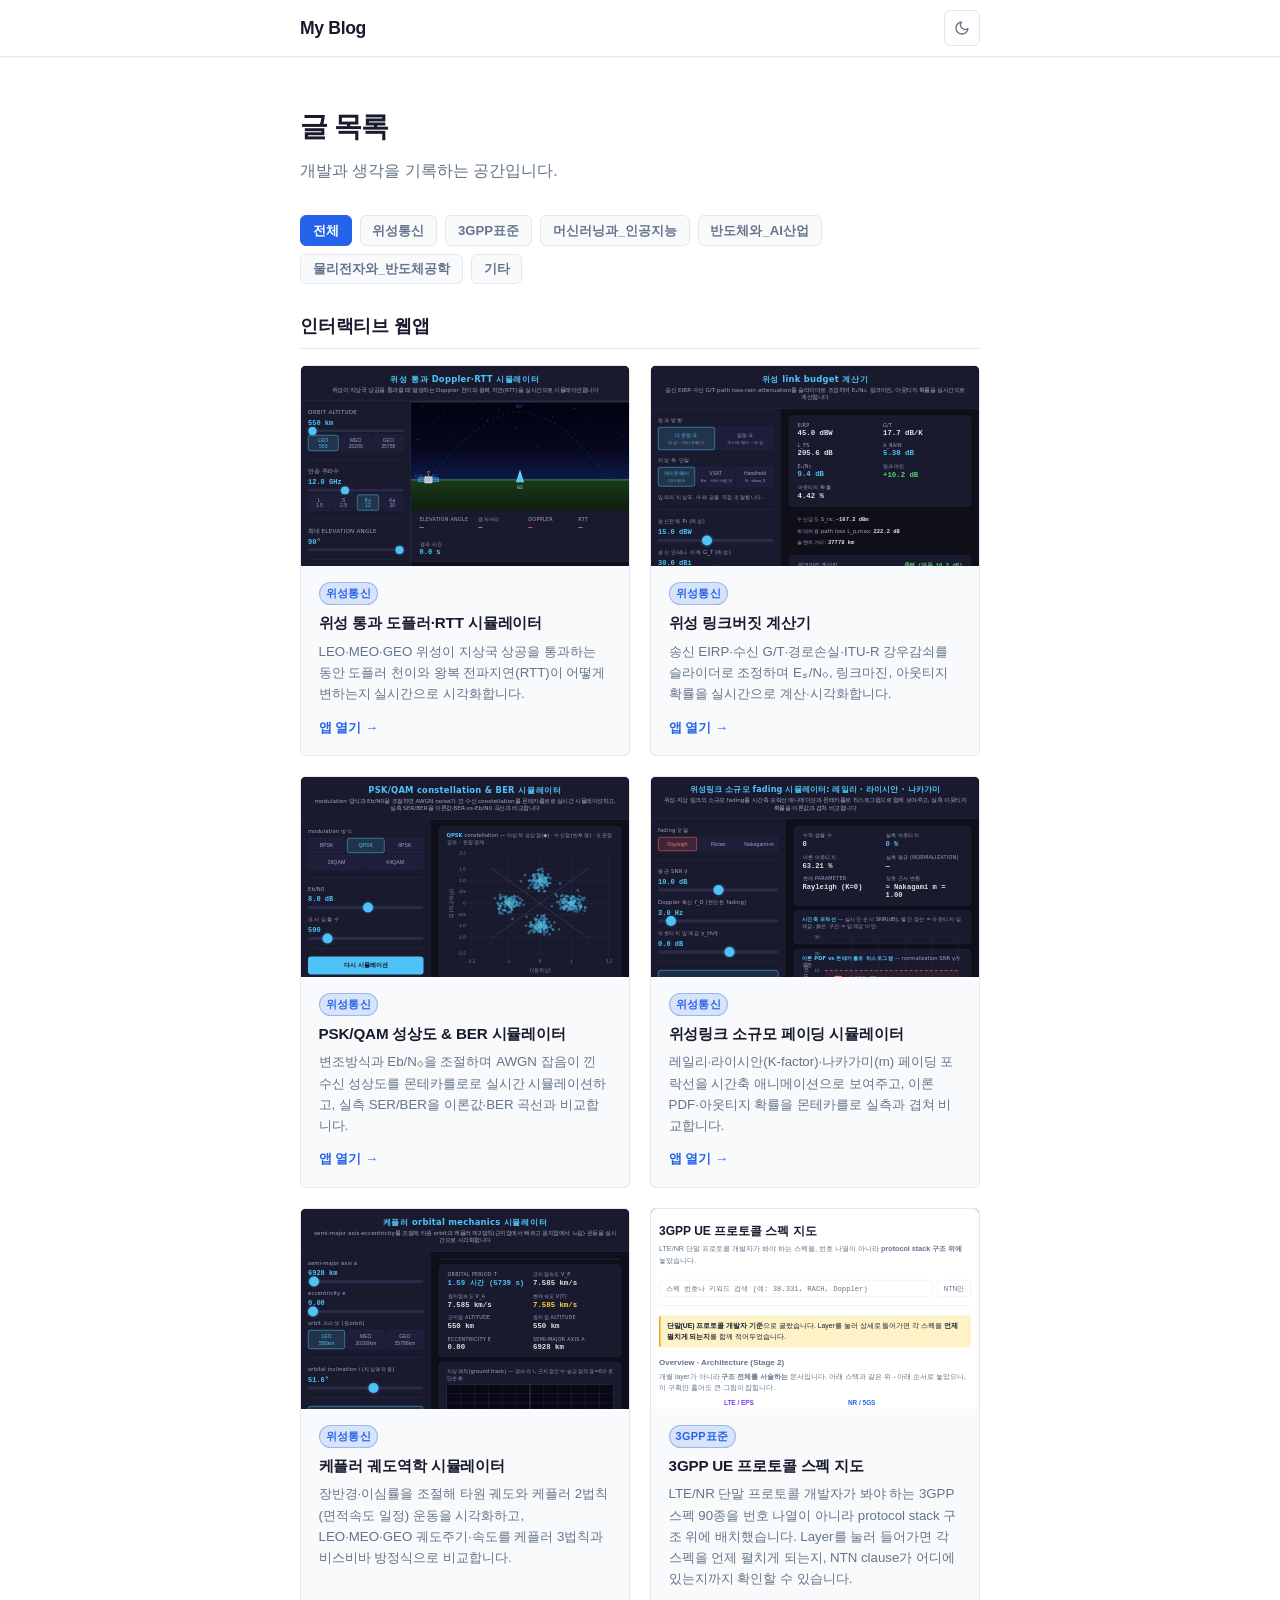
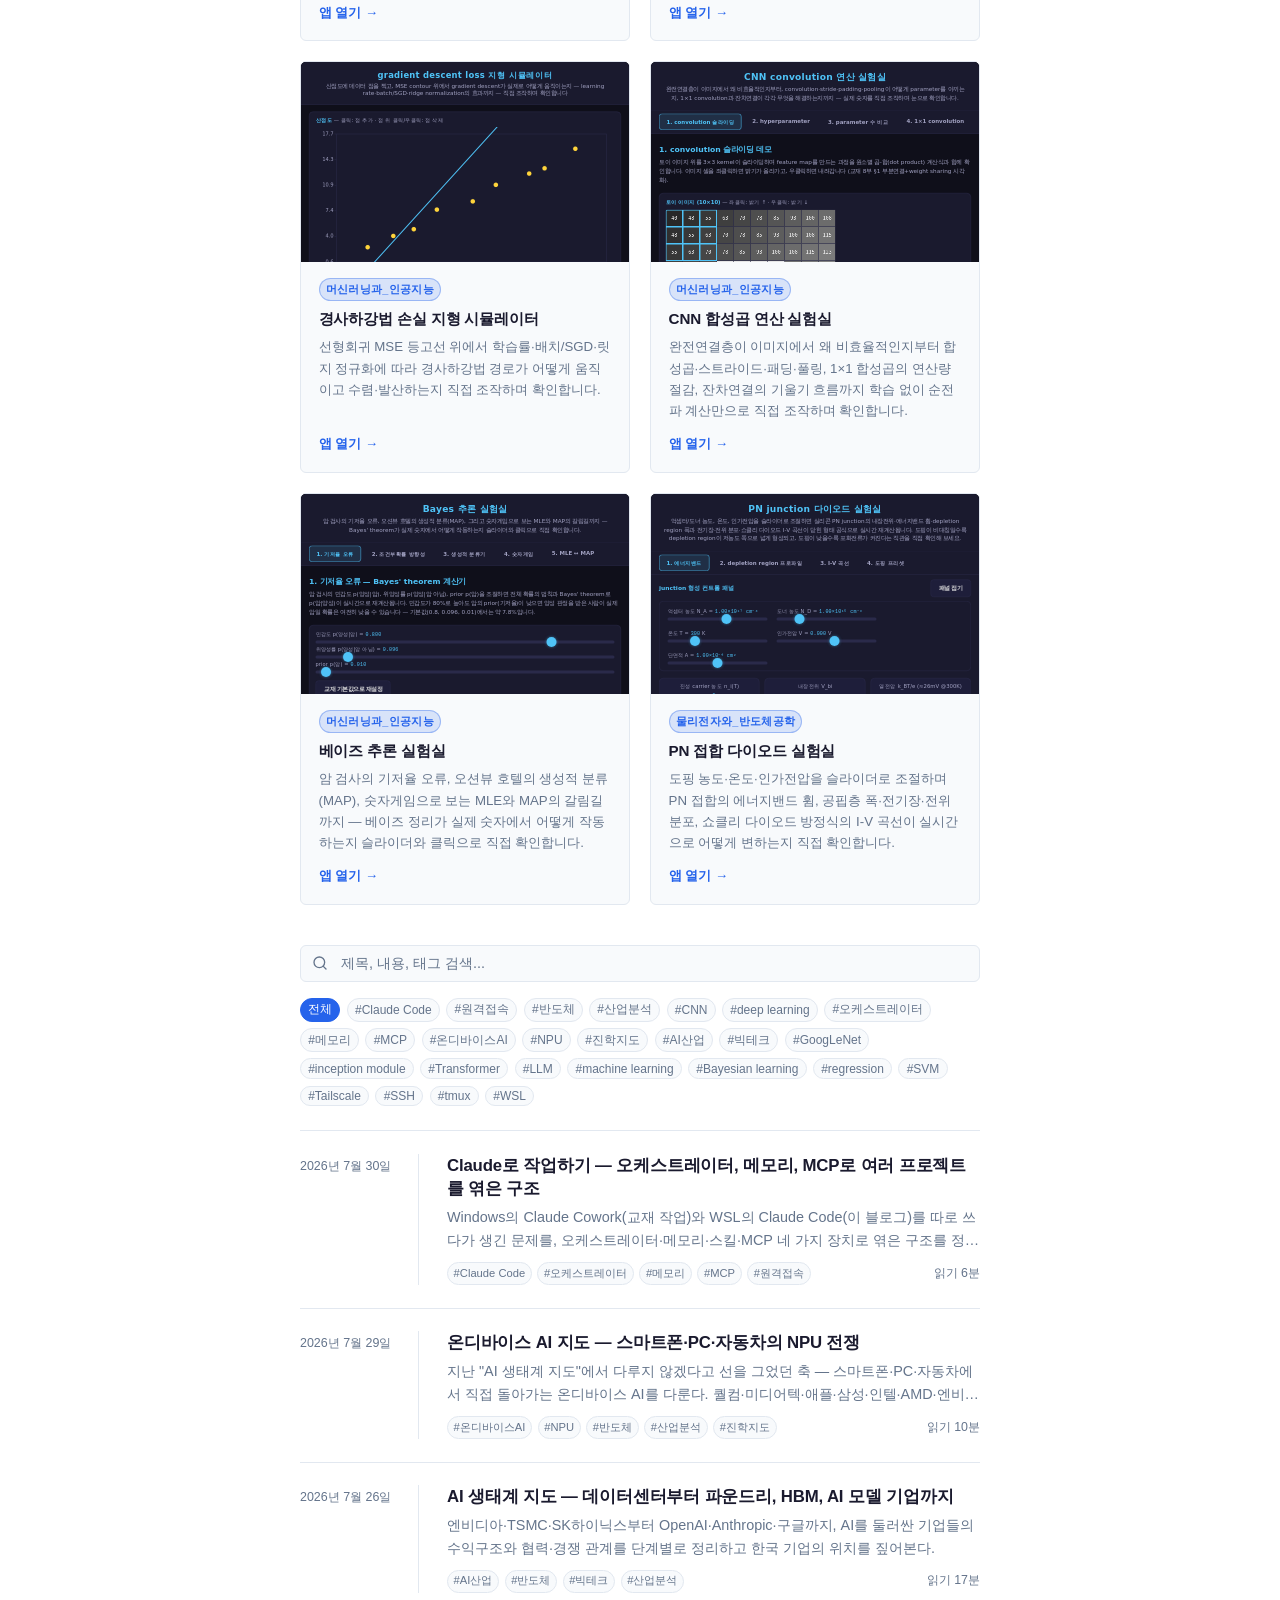
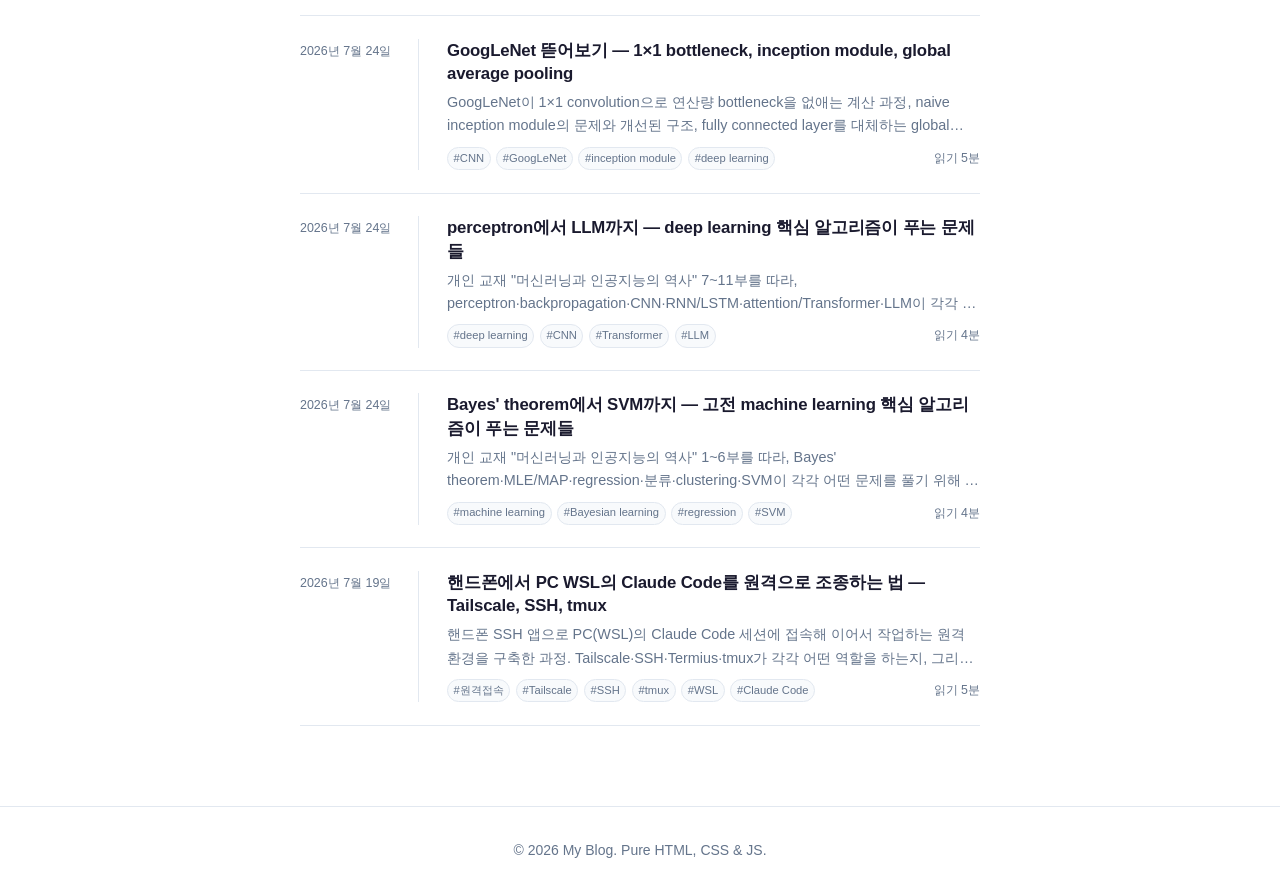
<file: index.html>
<!DOCTYPE html>
<html lang="ko">
<head>
  <meta charset="UTF-8">
  <meta name="viewport" content="width=device-width, initial-scale=1.0">
  <title>My Blog</title>
  <link rel="stylesheet" href="css/style.css">
  <link rel="stylesheet" href="css/home.css">
  <!-- 다크 모드 깜빡임 방지: DOM 파싱 전 즉시 실행 -->
  <script src="js/theme.js"></script>
</head>
<body>
  <header class="site-header">
    <div class="container">
      <a href="index.html" class="site-title">My Blog</a>
      <div class="header-actions">
        <button id="theme-toggle" aria-label="다크 모드 전환" title="테마 전환">
          <svg class="icon-sun" width="16" height="16" viewBox="0 0 24 24" fill="none"
               stroke="currentColor" stroke-width="2" stroke-linecap="round" stroke-linejoin="round">
            <circle cx="12" cy="12" r="5"/>
            <line x1="12" y1="1" x2="12" y2="3"/>
            <line x1="12" y1="21" x2="12" y2="23"/>
            <line x1="4.22" y1="4.22" x2="5.64" y2="5.64"/>
            <line x1="18.36" y1="18.36" x2="19.78" y2="19.78"/>
            <line x1="1" y1="12" x2="3" y2="12"/>
            <line x1="21" y1="12" x2="23" y2="12"/>
            <line x1="4.22" y1="19.78" x2="5.64" y2="18.36"/>
            <line x1="18.36" y1="5.64" x2="19.78" y2="4.22"/>
          </svg>
          <svg class="icon-moon" width="16" height="16" viewBox="0 0 24 24" fill="none"
               stroke="currentColor" stroke-width="2" stroke-linecap="round" stroke-linejoin="round">
            <path d="M21 12.79A9 9 0 1 1 11.21 3 7 7 0 0 0 21 12.79z"/>
          </svg>
        </button>
      </div>
    </div>
  </header>

  <main>
    <div class="container">
      <section class="hero">
        <h1 class="hero-title">글 목록</h1>
        <p class="hero-desc">개발과 생각을 기록하는 공간입니다.</p>
      </section>

      <div id="category-filter" class="category-filter" role="group" aria-label="카테고리 필터"></div>

      <!-- 웹앱 섹션 -->
      <section class="apps-section" id="apps-section">
        <h2 class="apps-heading">인터랙티브 웹앱</h2>
        <div class="apps-grid">

          <div class="app-card" data-category="위성통신">
            <div class="app-preview">
              <iframe src="apps/doppler-sim/index.html"
                      title="위성 통과 도플러·RTT 시뮬레이터 미리보기"
                      loading="lazy"
                      scrolling="no"
                      tabindex="-1"
                      aria-hidden="true"></iframe>
              <div class="app-preview-overlay"></div>
            </div>
            <div class="app-info">
              <span class="app-badge">위성통신</span>
              <h3 class="app-title">위성 통과 도플러·RTT 시뮬레이터</h3>
              <p class="app-desc">LEO·MEO·GEO 위성이 지상국 상공을 통과하는 동안 도플러 천이와 왕복 전파지연(RTT)이 어떻게 변하는지 실시간으로 시각화합니다.</p>
              <a href="apps/doppler-sim/index.html" class="app-link" target="_blank" rel="noopener">
                앱 열기 →
              </a>
            </div>
          </div>

          <div class="app-card" data-category="위성통신">
            <div class="app-preview">
              <iframe src="apps/link-budget-calc/index.html"
                      title="위성 링크버짓 계산기 미리보기"
                      loading="lazy"
                      scrolling="no"
                      tabindex="-1"
                      aria-hidden="true"></iframe>
              <div class="app-preview-overlay"></div>
            </div>
            <div class="app-info">
              <span class="app-badge">위성통신</span>
              <h3 class="app-title">위성 링크버짓 계산기</h3>
              <p class="app-desc">송신 EIRP·수신 G/T·경로손실·ITU-R 강우감쇠를 슬라이더로 조정하며 Eₛ/N₀, 링크마진, 아웃티지 확률을 실시간으로 계산·시각화합니다.</p>
              <a href="apps/link-budget-calc/index.html" class="app-link" target="_blank" rel="noopener">
                앱 열기 →
              </a>
            </div>
          </div>

          <div class="app-card" data-category="위성통신">
            <div class="app-preview">
              <iframe src="apps/constellation-sim/index.html"
                      title="PSK/QAM 성상도 & BER 시뮬레이터 미리보기"
                      loading="lazy"
                      scrolling="no"
                      tabindex="-1"
                      aria-hidden="true"></iframe>
              <div class="app-preview-overlay"></div>
            </div>
            <div class="app-info">
              <span class="app-badge">위성통신</span>
              <h3 class="app-title">PSK/QAM 성상도 & BER 시뮬레이터</h3>
              <p class="app-desc">변조방식과 Eb/N₀을 조절하며 AWGN 잡음이 낀 수신 성상도를 몬테카를로로 실시간 시뮬레이션하고, 실측 SER/BER을 이론값·BER 곡선과 비교합니다.</p>
              <a href="apps/constellation-sim/index.html" class="app-link" target="_blank" rel="noopener">
                앱 열기 →
              </a>
            </div>
          </div>

          <div class="app-card" data-category="위성통신">
            <div class="app-preview">
              <iframe src="apps/fading-channel-sim/index.html"
                      title="위성링크 소규모 페이딩 시뮬레이터 미리보기"
                      loading="lazy"
                      scrolling="no"
                      tabindex="-1"
                      aria-hidden="true"></iframe>
              <div class="app-preview-overlay"></div>
            </div>
            <div class="app-info">
              <span class="app-badge">위성통신</span>
              <h3 class="app-title">위성링크 소규모 페이딩 시뮬레이터</h3>
              <p class="app-desc">레일리·라이시안(K-factor)·나카가미(m) 페이딩 포락선을 시간축 애니메이션으로 보여주고, 이론 PDF·아웃티지 확률을 몬테카를로 실측과 겹쳐 비교합니다.</p>
              <a href="apps/fading-channel-sim/index.html" class="app-link" target="_blank" rel="noopener">
                앱 열기 →
              </a>
            </div>
          </div>

          <div class="app-card" data-category="위성통신">
            <div class="app-preview">
              <iframe src="apps/kepler-orbit-sim/index.html"
                      title="케플러 궤도역학 시뮬레이터 미리보기"
                      loading="lazy"
                      scrolling="no"
                      tabindex="-1"
                      aria-hidden="true"></iframe>
              <div class="app-preview-overlay"></div>
            </div>
            <div class="app-info">
              <span class="app-badge">위성통신</span>
              <h3 class="app-title">케플러 궤도역학 시뮬레이터</h3>
              <p class="app-desc">장반경·이심률을 조절해 타원 궤도와 케플러 2법칙(면적속도 일정) 운동을 시각화하고, LEO·MEO·GEO 궤도주기·속도를 케플러 3법칙과 비스비바 방정식으로 비교합니다.</p>
              <a href="apps/kepler-orbit-sim/index.html" class="app-link" target="_blank" rel="noopener">
                앱 열기 →
              </a>
            </div>
          </div>

          <div class="app-card" data-category="3GPP표준">
            <div class="app-preview">
              <iframe src="apps/3gpp-spec-map/index.html"
                      title="3GPP UE 프로토콜 스펙 지도 미리보기"
                      loading="lazy"
                      scrolling="no"
                      tabindex="-1"
                      aria-hidden="true"></iframe>
              <div class="app-preview-overlay"></div>
            </div>
            <div class="app-info">
              <span class="app-badge">3GPP표준</span>
              <h3 class="app-title">3GPP UE 프로토콜 스펙 지도</h3>
              <p class="app-desc">LTE/NR 단말 프로토콜 개발자가 봐야 하는 3GPP 스펙 90종을 번호 나열이 아니라 protocol stack 구조 위에 배치했습니다. Layer를 눌러 들어가면 각 스펙을 언제 펼치게 되는지, NTN clause가 어디에 있는지까지 확인할 수 있습니다.</p>
              <a href="apps/3gpp-spec-map/index.html" class="app-link" target="_blank" rel="noopener">
                앱 열기 →
              </a>
            </div>
          </div>

          <div class="app-card" data-category="머신러닝과_인공지능">
            <div class="app-preview">
              <iframe src="apps/gradient-descent-lab/index.html"
                      title="경사하강법 손실 지형 시뮬레이터 미리보기"
                      loading="lazy"
                      scrolling="no"
                      tabindex="-1"
                      aria-hidden="true"></iframe>
              <div class="app-preview-overlay"></div>
            </div>
            <div class="app-info">
              <span class="app-badge">머신러닝과_인공지능</span>
              <h3 class="app-title">경사하강법 손실 지형 시뮬레이터</h3>
              <p class="app-desc">선형회귀 MSE 등고선 위에서 학습률·배치/SGD·릿지 정규화에 따라 경사하강법 경로가 어떻게 움직이고 수렴·발산하는지 직접 조작하며 확인합니다.</p>
              <a href="apps/gradient-descent-lab/index.html" class="app-link" target="_blank" rel="noopener">
                앱 열기 →
              </a>
            </div>
          </div>

          <div class="app-card" data-category="머신러닝과_인공지능">
            <div class="app-preview">
              <iframe src="apps/cnn-conv-lab/index.html"
                      title="CNN 합성곱 연산 실험실 미리보기"
                      loading="lazy"
                      scrolling="no"
                      tabindex="-1"
                      aria-hidden="true"></iframe>
              <div class="app-preview-overlay"></div>
            </div>
            <div class="app-info">
              <span class="app-badge">머신러닝과_인공지능</span>
              <h3 class="app-title">CNN 합성곱 연산 실험실</h3>
              <p class="app-desc">완전연결층이 이미지에서 왜 비효율적인지부터 합성곱·스트라이드·패딩·풀링, 1×1 합성곱의 연산량 절감, 잔차연결의 기울기 흐름까지 학습 없이 순전파 계산만으로 직접 조작하며 확인합니다.</p>
              <a href="apps/cnn-conv-lab/index.html" class="app-link" target="_blank" rel="noopener">
                앱 열기 →
              </a>
            </div>
          </div>

          <div class="app-card" data-category="머신러닝과_인공지능">
            <div class="app-preview">
              <iframe src="apps/bayes-inference-lab/index.html"
                      title="베이즈 추론 실험실 미리보기"
                      loading="lazy"
                      scrolling="no"
                      tabindex="-1"
                      aria-hidden="true"></iframe>
              <div class="app-preview-overlay"></div>
            </div>
            <div class="app-info">
              <span class="app-badge">머신러닝과_인공지능</span>
              <h3 class="app-title">베이즈 추론 실험실</h3>
              <p class="app-desc">암 검사의 기저율 오류, 오션뷰 호텔의 생성적 분류(MAP), 숫자게임으로 보는 MLE와 MAP의 갈림길까지 — 베이즈 정리가 실제 숫자에서 어떻게 작동하는지 슬라이더와 클릭으로 직접 확인합니다.</p>
              <a href="apps/bayes-inference-lab/index.html" class="app-link" target="_blank" rel="noopener">
                앱 열기 →
              </a>
            </div>
          </div>

          <div class="app-card" data-category="물리전자와_반도체공학">
            <div class="app-preview">
              <iframe src="apps/pn-junction-lab/index.html"
                      title="PN 접합 다이오드 실험실 미리보기"
                      loading="lazy"
                      scrolling="no"
                      tabindex="-1"
                      aria-hidden="true"></iframe>
              <div class="app-preview-overlay"></div>
            </div>
            <div class="app-info">
              <span class="app-badge">물리전자와_반도체공학</span>
              <h3 class="app-title">PN 접합 다이오드 실험실</h3>
              <p class="app-desc">도핑 농도·온도·인가전압을 슬라이더로 조절하며 PN 접합의 에너지밴드 휨, 공핍층 폭·전기장·전위 분포, 쇼클리 다이오드 방정식의 I-V 곡선이 실시간으로 어떻게 변하는지 직접 확인합니다.</p>
              <a href="apps/pn-junction-lab/index.html" class="app-link" target="_blank" rel="noopener">
                앱 열기 →
              </a>
            </div>
          </div>

        </div>
      </section>

      <div class="toolbar">
        <div class="search-wrap">
          <svg class="search-icon" width="16" height="16" viewBox="0 0 24 24" fill="none"
               stroke="currentColor" stroke-width="2" stroke-linecap="round" stroke-linejoin="round">
            <circle cx="11" cy="11" r="8"/>
            <line x1="21" y1="21" x2="16.65" y2="16.65"/>
          </svg>
          <input id="search" type="search" class="search-input"
                 placeholder="제목, 내용, 태그 검색..." autocomplete="off">
        </div>
      </div>

      <div id="tag-filter" class="tag-filter" role="group" aria-label="태그 필터"></div>

      <div id="post-list" class="archive" aria-live="polite">
        <p class="loading-msg">포스트를 불러오는 중...</p>
      </div>
    </div>
  </main>

  <footer class="site-footer">
    <div class="container">
      <p>&copy; 2026 My Blog. Pure HTML, CSS &amp; JS.</p>
    </div>
  </footer>

  <script src="js/home.js"></script>
</body>
</html>
</file>
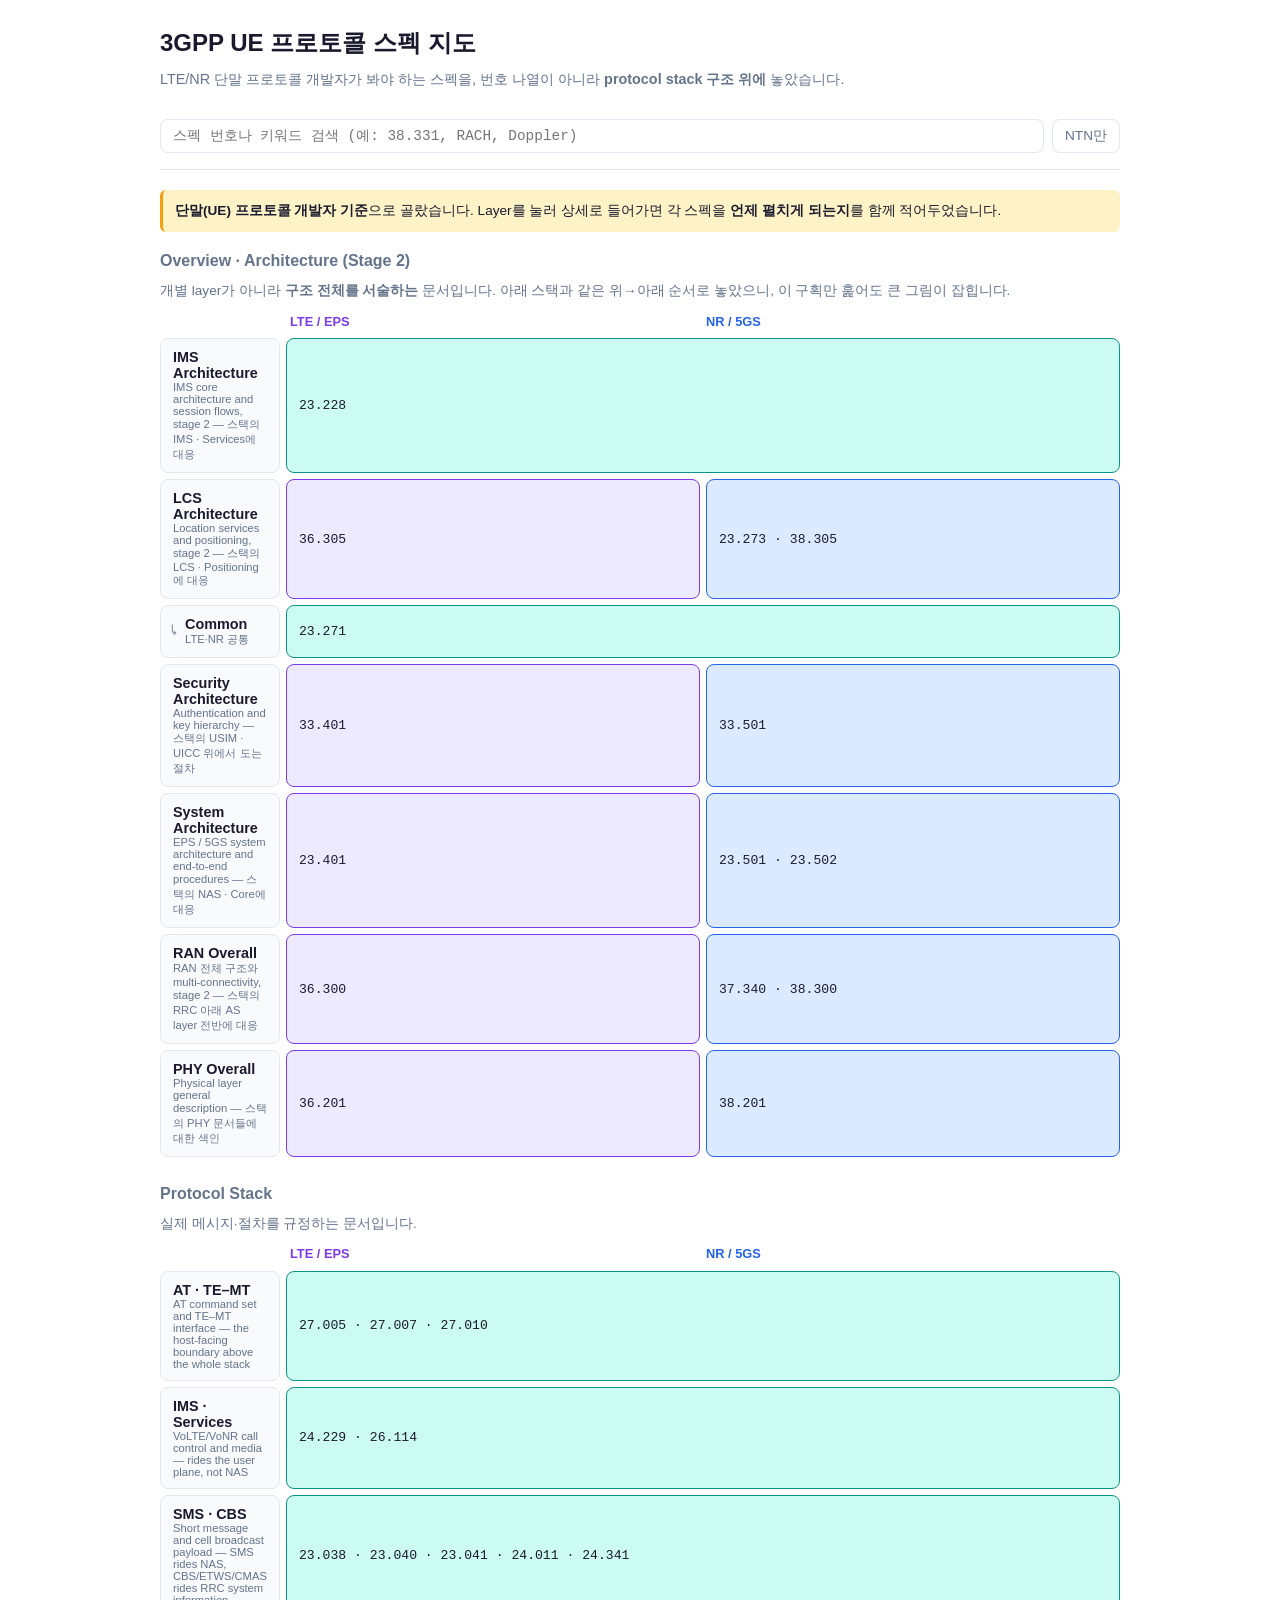
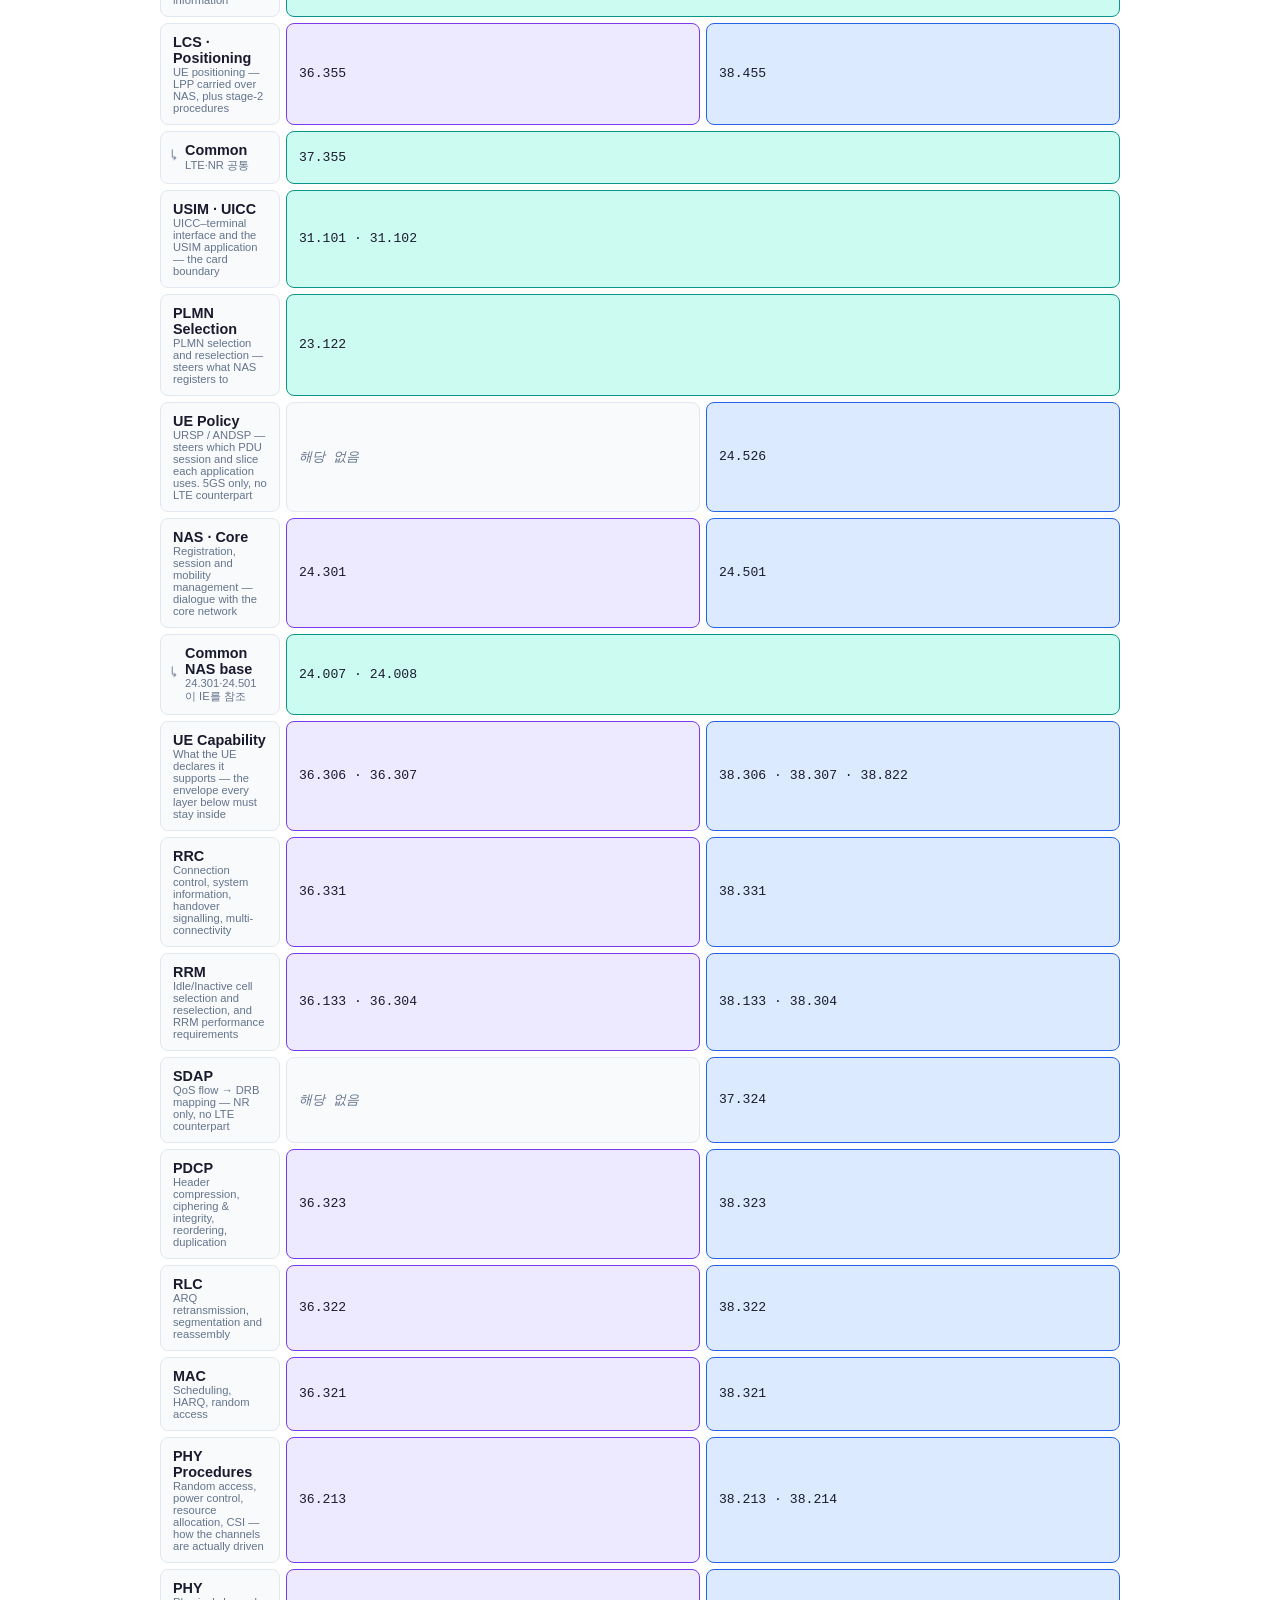
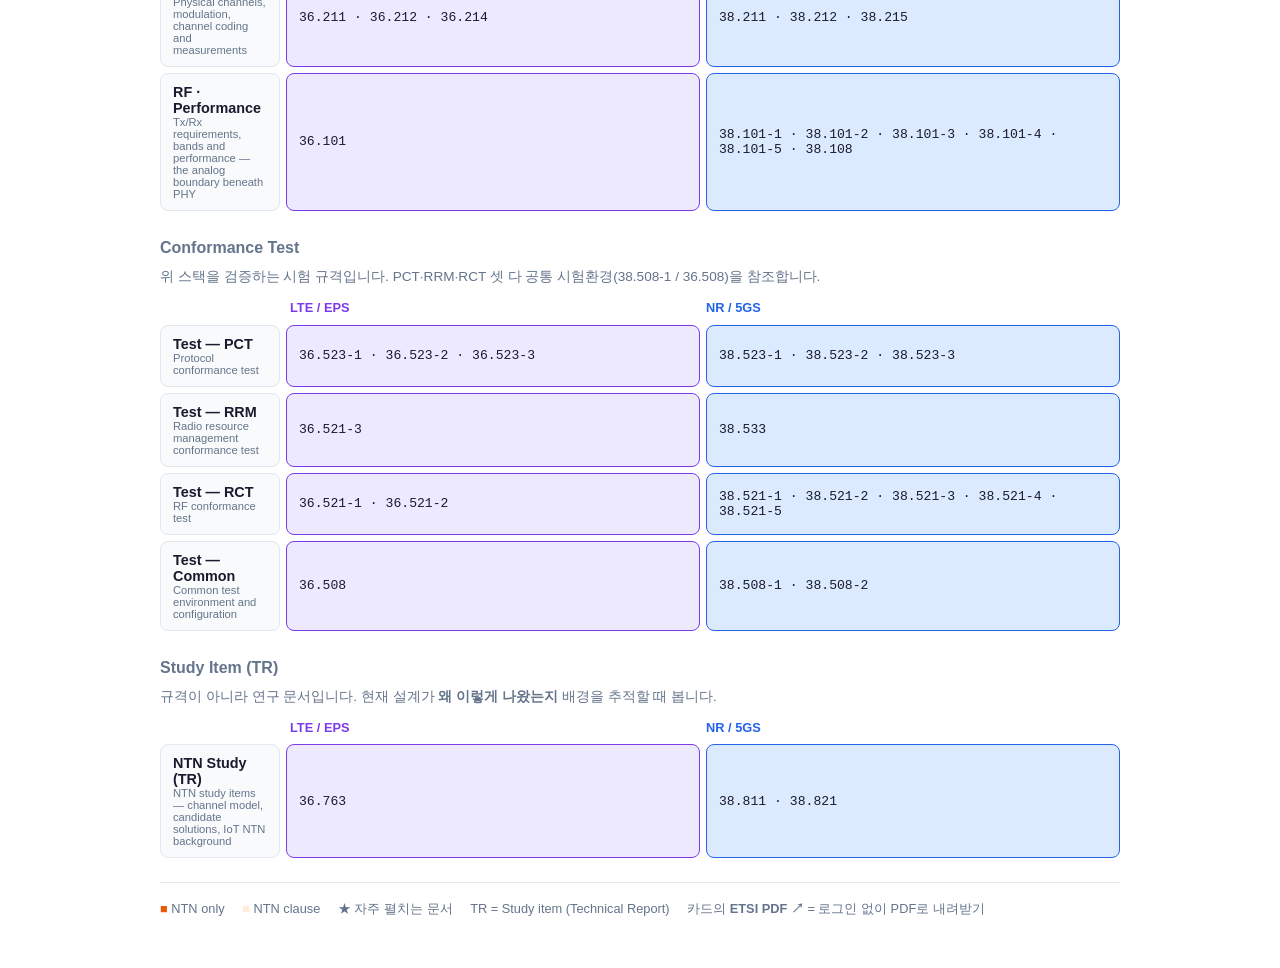
<file: apps/3gpp-spec-map/index.html>
<!DOCTYPE html>
<html lang="ko">
<head>
  <meta charset="UTF-8">
  <meta name="viewport" content="width=device-width, initial-scale=1.0">
  <title>3GPP UE 프로토콜 스펙 지도</title>
  <meta name="description" content="LTE/NR 단말 프로토콜 개발자가 봐야 하는 3GPP 스펙을 프로토콜 스택 구조 위에 배치한 지도">
  <link rel="stylesheet" href="css/style.css?v=20260803a">
</head>
<body>

<div class="wrap">

  <header class="app-header">
    <h1>3GPP UE 프로토콜 스펙 지도</h1>
    <p>LTE/NR 단말 프로토콜 개발자가 봐야 하는 스펙을, 번호 나열이 아니라 <strong>protocol stack 구조 위에</strong> 놓았습니다.</p>
  </header>

  <div class="controls">
    <input id="search" type="search" placeholder="스펙 번호나 키워드 검색 (예: 38.331, RACH, Doppler)"
           aria-label="스펙 검색" autocomplete="off">
    <button id="btn-ntn" class="toggle ntn" type="button" aria-pressed="false">NTN만</button>
  </div>

  <main id="view"></main>

</div>

<!-- ?v= 는 캐시 무효화용. GitHub Pages가 max-age=600으로 내려주기 때문에
     js를 고치면 이 값도 함께 올려야 브라우저가 새 파일을 받는다. -->
<script src="js/specs.js?v=20260803a"></script>
<script src="js/app.js?v=20260803a"></script>
</body>
</html>
</file>
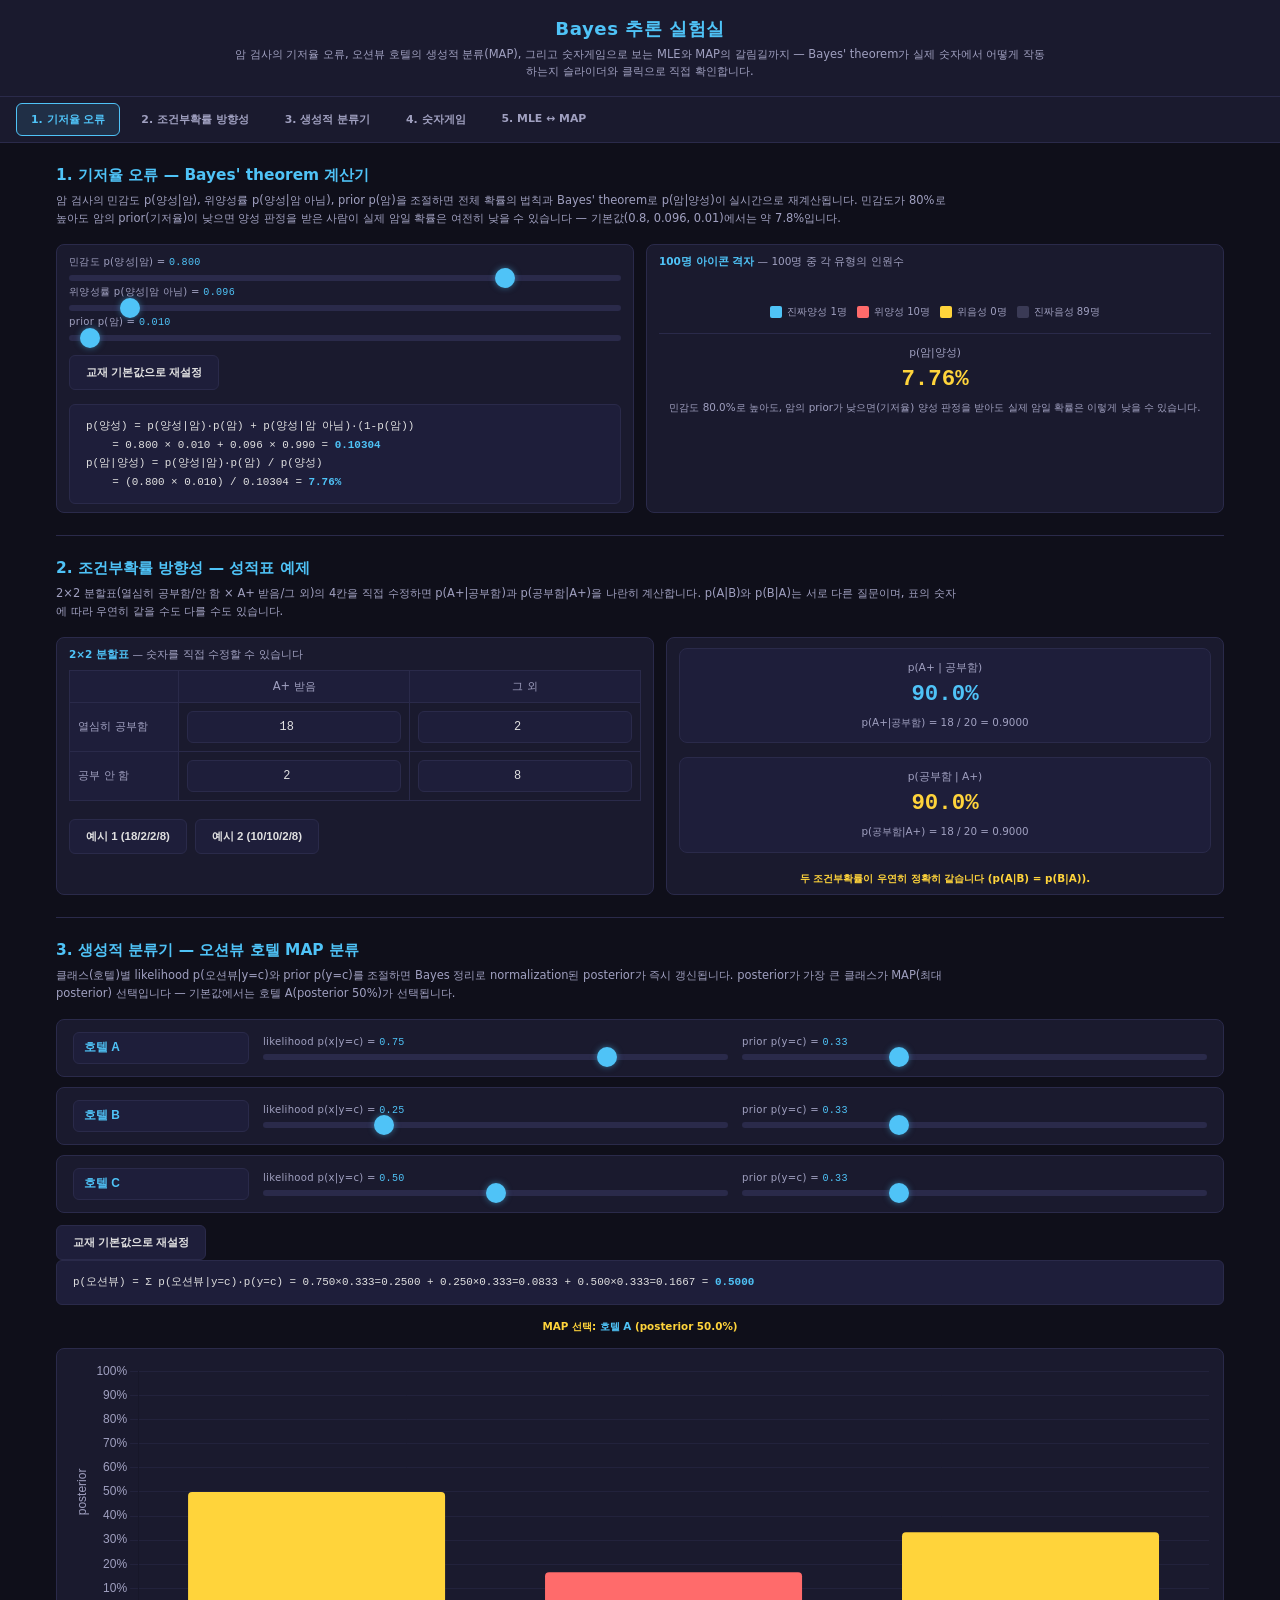
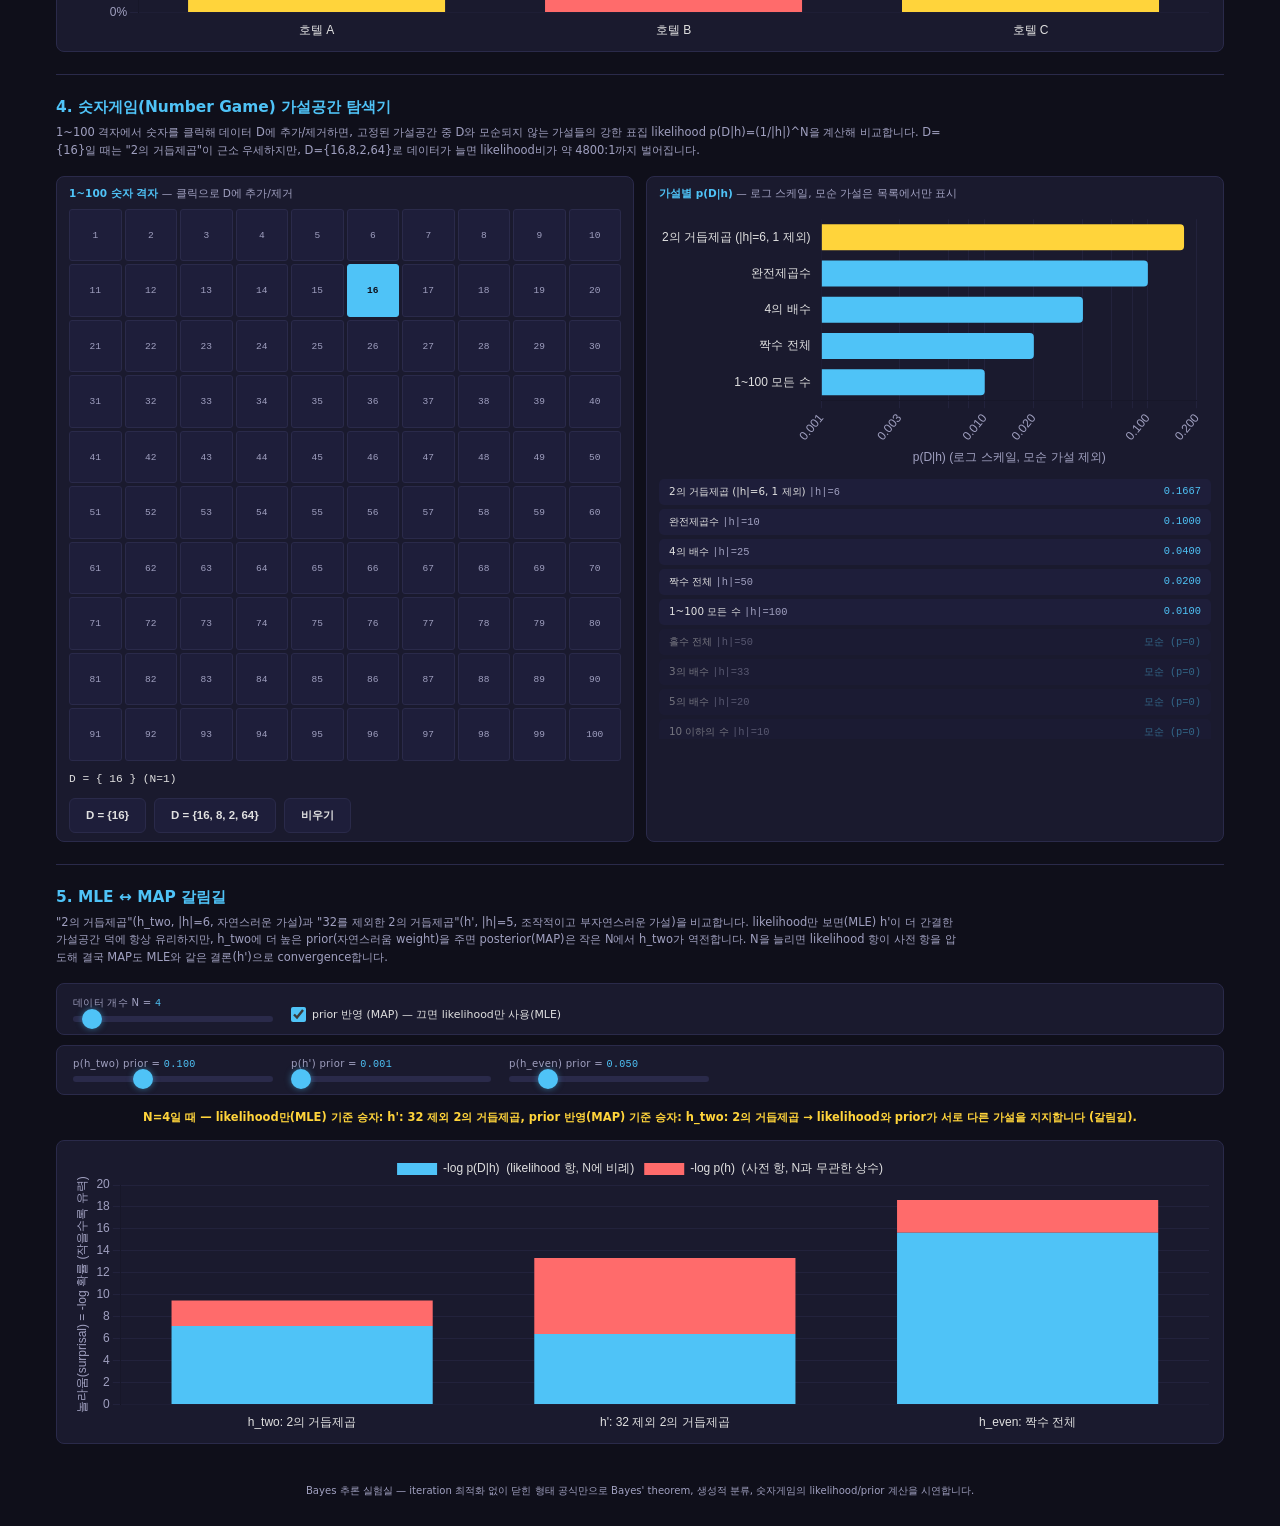
<file: apps/bayes-inference-lab/index.html>
<!DOCTYPE html>
<html lang="ko">
<head>
  <meta charset="UTF-8">
  <meta name="viewport" content="width=device-width, initial-scale=1.0">
  <title>Bayes 추론 실험실</title>
  <link rel="stylesheet" href="css/style.css">
</head>
<body>

<header class="app-header">
  <h1>Bayes 추론 실험실</h1>
  <p>암 검사의 기저율 오류, 오션뷰 호텔의 생성적 분류(MAP), 그리고 숫자게임으로 보는 MLE와 MAP의
    갈림길까지 — Bayes' theorem가 실제 숫자에서 어떻게 작동하는지 슬라이더와 클릭으로 직접 확인합니다.</p>
</header>

<nav class="nav-wrap">
  <div class="nav-tabs" id="nav-tabs"></div>
  <select class="nav-select" id="nav-select" aria-label="섹션 이동"></select>
</nav>

<main>

  <!-- ===================== 섹션 1: 기저율 오류 · Bayes' theorem 계산기 ===================== -->
  <section id="section-1" class="section">
    <div class="section-head">
      <h2>1. 기저율 오류 — Bayes' theorem 계산기</h2>
      <p class="section-desc">암 검사의 민감도 p(양성|암), 위양성률 p(양성|암 아님), prior p(암)을
        조절하면 전체 확률의 법칙과 Bayes' theorem로 p(암|양성)이 실시간으로 재계산됩니다. 민감도가 80%로
        높아도 암의 prior(기저율)이 낮으면 양성 판정을 받은 사람이 실제 암일 확률은 여전히 낮을 수
        있습니다 — 기본값(0.8, 0.096, 0.01)에서는 약 7.8%입니다.</p>
    </div>

    <div class="br-layout">
      <div class="panel br-left">
        <div class="control-group">
          <span class="control-label">민감도 p(양성|암) = <span id="br-sens-val">0.800</span></span>
          <input type="range" id="br-sens-slider" min="0" max="1" step="0.001" value="0.8">
        </div>
        <div class="control-group">
          <span class="control-label">위양성률 p(양성|암 아님) = <span id="br-fpr-val">0.096</span></span>
          <input type="range" id="br-fpr-slider" min="0" max="1" step="0.001" value="0.096">
        </div>
        <div class="control-group">
          <span class="control-label">prior p(암) = <span id="br-prior-val">0.010</span></span>
          <input type="range" id="br-prior-slider" min="0.0001" max="0.5" step="0.0001" value="0.01">
        </div>
        <button id="br-reset-btn" class="ctrl-btn">교재 기본값으로 재설정</button>
        <div id="br-formula-text" class="formula-box br-formula-box"></div>
      </div>

      <div class="panel br-right">
        <div class="panel-title"><span>100명 아이콘 격자</span> — 100명 중 각 유형의 인원수</div>
        <div id="br-icon-grid" class="br-icon-grid"></div>
        <div id="br-legend-counts" class="br-legend"></div>
        <div class="br-result-box">
          <div class="result-label">p(암|양성)</div>
          <div id="br-result-value" class="result-value br-result-color"></div>
          <div id="br-result-sub" class="hint-text"></div>
        </div>
      </div>
    </div>
  </section>

  <!-- ===================== 섹션 2: 조건부확률 방향성(성적표 예제) ===================== -->
  <section id="section-2" class="section">
    <div class="section-head">
      <h2>2. 조건부확률 방향성 — 성적표 예제</h2>
      <p class="section-desc">2×2 분할표(열심히 공부함/안 함 × A+ 받음/그 외)의 4칸을 직접 수정하면
        p(A+|공부함)과 p(공부함|A+)을 나란히 계산합니다. p(A|B)와 p(B|A)는 서로 다른 질문이며, 표의
        숫자에 따라 우연히 같을 수도 다를 수도 있습니다.</p>
    </div>

    <div class="ct-layout">
      <div class="panel ct-table-panel">
        <div class="panel-title"><span>2×2 분할표</span> — 숫자를 직접 수정할 수 있습니다</div>
        <table class="ct-table">
          <thead>
            <tr><th></th><th>A+ 받음</th><th>그 외</th></tr>
          </thead>
          <tbody>
            <tr>
              <th>열심히 공부함</th>
              <td><input type="number" id="ct-input-studied-aplus" class="number-input ct-cell-input" min="0"></td>
              <td><input type="number" id="ct-input-studied-other" class="number-input ct-cell-input" min="0"></td>
            </tr>
            <tr>
              <th>공부 안 함</th>
              <td><input type="number" id="ct-input-notstudied-aplus" class="number-input ct-cell-input" min="0"></td>
              <td><input type="number" id="ct-input-notstudied-other" class="number-input ct-cell-input" min="0"></td>
            </tr>
          </tbody>
        </table>
        <div class="control-group btn-group ct-preset-btns">
          <button id="ct-preset1-btn" class="ctrl-btn">예시 1 (18/2/2/8)</button>
          <button id="ct-preset2-btn" class="ctrl-btn">예시 2 (10/10/2/8)</button>
        </div>
      </div>

      <div class="panel ct-result-panel">
        <div class="ct-result-card">
          <div class="result-label">p(A+ | 공부함)</div>
          <div id="ct-p-aplus-given-studied" class="result-value ct-color-a"></div>
          <div id="ct-formula-a" class="hint-text"></div>
        </div>
        <div class="ct-result-card">
          <div class="result-label">p(공부함 | A+)</div>
          <div id="ct-p-studied-given-aplus" class="result-value ct-color-b"></div>
          <div id="ct-formula-b" class="hint-text"></div>
        </div>
        <div id="ct-diff-note" class="hint-text highlight-text ct-diff-note"></div>
      </div>
    </div>
  </section>

  <!-- ===================== 섹션 3: 생성적 분류기(오션뷰 호텔 MAP) ===================== -->
  <section id="section-3" class="section">
    <div class="section-head">
      <h2>3. 생성적 분류기 — 오션뷰 호텔 MAP 분류</h2>
      <p class="section-desc">클래스(호텔)별 likelihood p(오션뷰|y=c)와 prior p(y=c)를 조절하면 Bayes
        정리로 normalization된 posterior가 즉시 갱신됩니다. posterior가 가장 큰 클래스가 MAP(최대 posterior)
        선택입니다 — 기본값에서는 호텔 A(posterior 50%)가 선택됩니다.</p>
    </div>

    <div id="gc-class-controls" class="gc-class-controls"></div>
    <div class="control-group btn-group">
      <button id="gc-reset-btn" class="ctrl-btn">교재 기본값으로 재설정</button>
    </div>

    <div id="gc-evidence-text" class="formula-box gc-evidence-box"></div>
    <div id="gc-map-text" class="hint-text highlight-text gc-map-box"></div>

    <div class="chart-panel">
      <div class="chart-container">
        <canvas id="gc-chart"></canvas>
      </div>
    </div>
  </section>

  <!-- ===================== 섹션 4: 숫자게임 가설공간 탐색기 ===================== -->
  <section id="section-4" class="section">
    <div class="section-head">
      <h2>4. 숫자게임(Number Game) 가설공간 탐색기</h2>
      <p class="section-desc">1~100 격자에서 숫자를 클릭해 데이터 D에 추가/제거하면, 고정된 가설공간
        중 D와 모순되지 않는 가설들의 강한 표집 likelihood p(D|h)=(1/|h|)^N을 계산해 비교합니다. D={16}일 때는
        "2의 거듭제곱"이 근소 우세하지만, D={16,8,2,64}로 데이터가 늘면 likelihood비가 약 4800:1까지 벌어집니다.</p>
    </div>

    <div class="ng-layout">
      <div class="panel ng-grid-panel">
        <div class="panel-title"><span>1~100 숫자 격자</span> — 클릭으로 D에 추가/제거</div>
        <div id="ng-number-grid" class="ng-number-grid"></div>
        <div id="ng-data-text" class="hint-text ng-data-text"></div>
        <div class="control-group btn-group ng-preset-btns">
          <button id="ng-preset-16-btn" class="ctrl-btn">D = {16}</button>
          <button id="ng-preset-4nums-btn" class="ctrl-btn">D = {16, 8, 2, 64}</button>
          <button id="ng-clear-btn" class="ctrl-btn">비우기</button>
        </div>
      </div>

      <div class="panel ng-result-panel">
        <div class="panel-title"><span>가설별 p(D|h)</span> — 로그 스케일, 모순 가설은 목록에서만 표시</div>
        <div class="chart-container ng-chart-container">
          <canvas id="ng-chart"></canvas>
        </div>
        <div id="ng-hypothesis-list" class="ng-hypothesis-list"></div>
      </div>
    </div>
  </section>

  <!-- ===================== 섹션 5: MLE ↔ MAP 갈림길 ===================== -->
  <section id="section-5" class="section">
    <div class="section-head">
      <h2>5. MLE ↔ MAP 갈림길</h2>
      <p class="section-desc">"2의 거듭제곱"(h_two, |h|=6, 자연스러운 가설)과 "32를 제외한 2의
        거듭제곱"(h', |h|=5, 조작적이고 부자연스러운 가설)을 비교합니다. likelihood만 보면(MLE) h'이 더
        간결한 가설공간 덕에 항상 유리하지만, h_two에 더 높은 prior(자연스러움 weight)을 주면
        posterior(MAP)은 작은 N에서 h_two가 역전합니다. N을 늘리면 likelihood 항이 사전 항을 압도해
        결국 MAP도 MLE와 같은 결론(h')으로 convergence합니다.</p>
    </div>

    <div class="control-bar mm-controls">
      <div class="control-group">
        <span class="control-label">데이터 개수 N = <span id="mm-N-val">4</span></span>
        <input type="range" id="mm-N-slider" min="1" max="60" step="1" value="4">
      </div>
      <div class="control-group check-group">
        <label class="check-row"><input type="checkbox" id="mm-prior-toggle" checked>
          <span>prior 반영 (MAP) — 끄면 likelihood만 사용(MLE)</span></label>
      </div>
    </div>

    <div id="mm-prior-controls" class="control-bar mm-prior-controls">
      <div class="control-group">
        <span class="control-label">p(h_two) prior = <span id="mm-prior-two-val">0.100</span></span>
        <input type="range" id="mm-prior-two-slider" min="0.001" max="0.3" step="0.001" value="0.1">
      </div>
      <div class="control-group">
        <span class="control-label">p(h') prior = <span id="mm-prior-hprime-val">0.001</span></span>
        <input type="range" id="mm-prior-hprime-slider" min="0.001" max="0.3" step="0.001" value="0.001">
      </div>
      <div class="control-group">
        <span class="control-label">p(h_even) prior = <span id="mm-prior-even-val">0.050</span></span>
        <input type="range" id="mm-prior-even-slider" min="0.001" max="0.3" step="0.001" value="0.05">
      </div>
    </div>

    <div id="mm-summary-text" class="hint-text highlight-text mm-summary-box"></div>

    <div class="chart-panel">
      <div class="chart-container">
        <canvas id="mm-chart"></canvas>
      </div>
    </div>
  </section>

</main>

<footer class="app-footer">
  <p>Bayes 추론 실험실 — iteration 최적화 없이 닫힌 형태 공식만으로 Bayes' theorem, 생성적 분류, 숫자게임의
    likelihood/prior 계산을 시연합니다.</p>
</footer>

<script src="js/vendor/chart.umd.min.js"></script>
<script src="js/bayes-math.js"></script>
<script src="js/base-rate-calculator.js"></script>
<script src="js/contingency-table.js"></script>
<script src="js/generative-classifier.js"></script>
<script src="js/number-game.js"></script>
<script src="js/mle-map-divergence.js"></script>
<script src="js/main.js"></script>

</body>
</html>
</file>
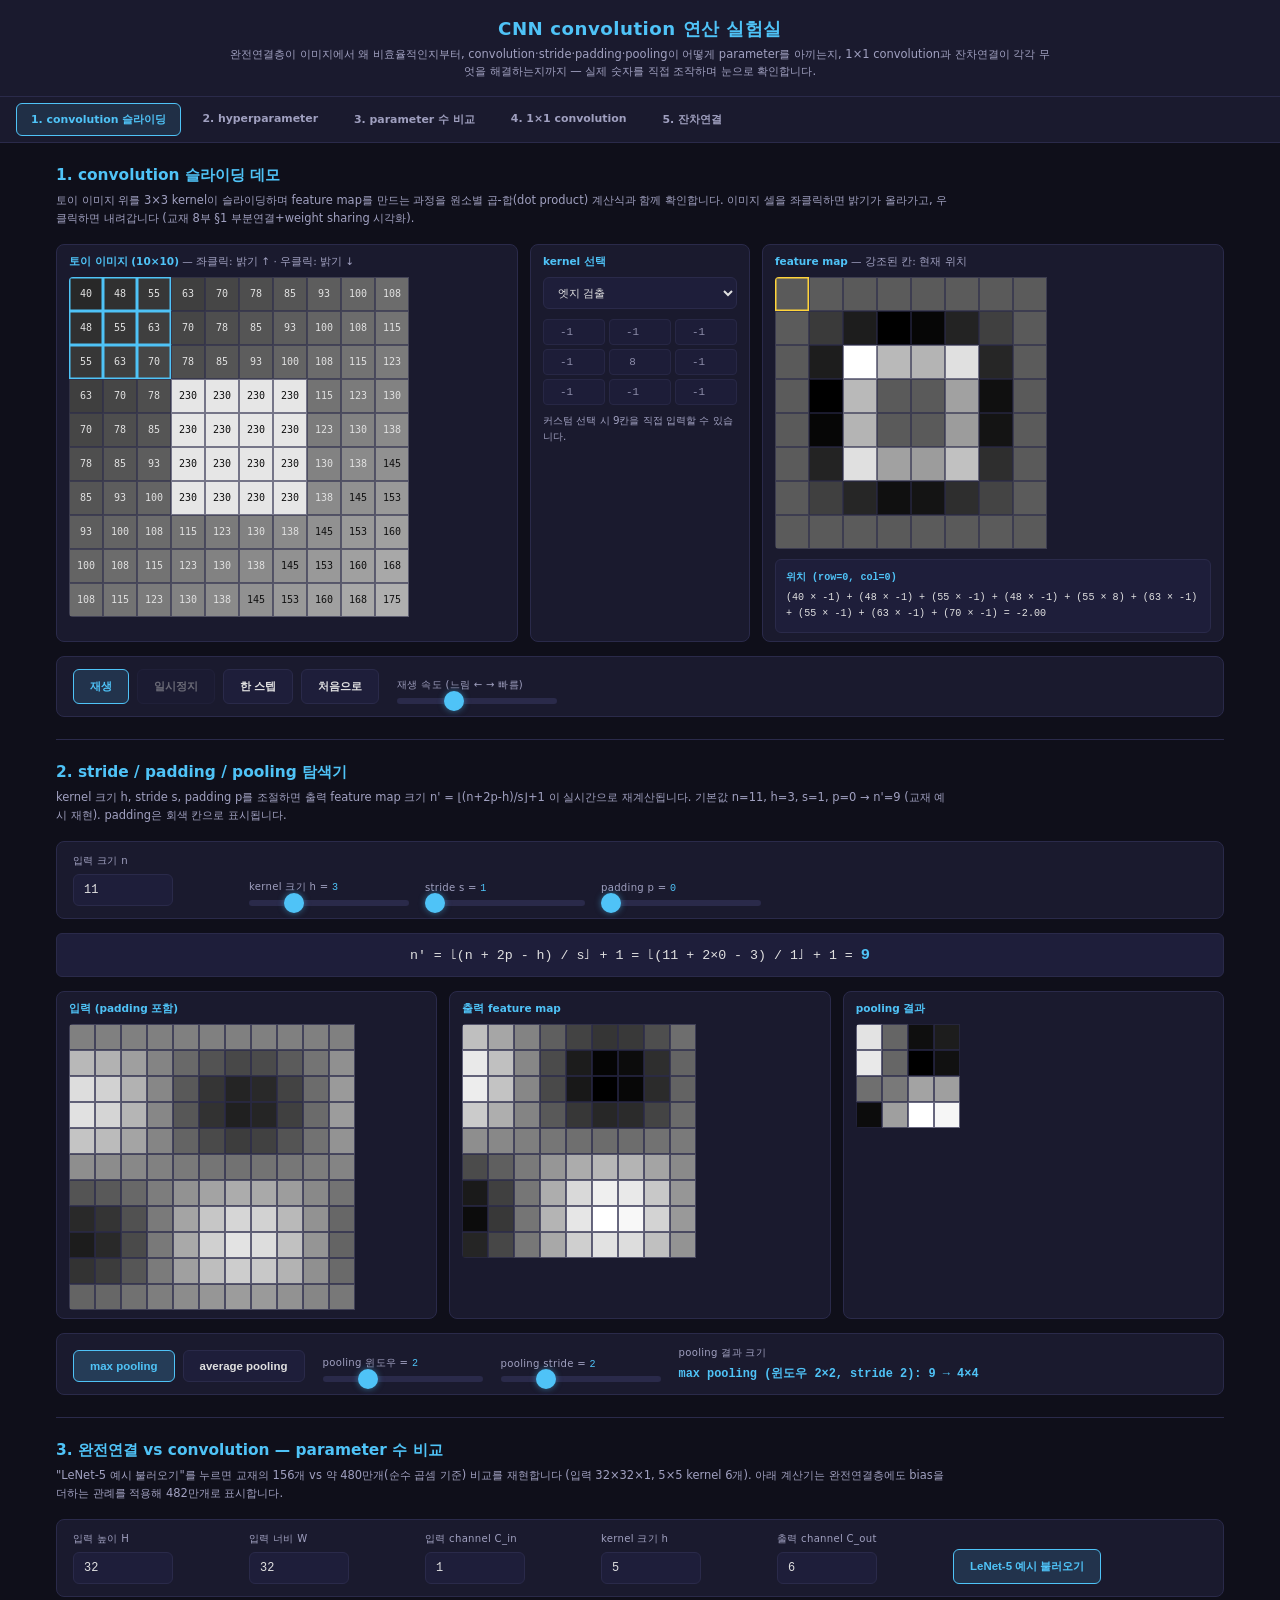
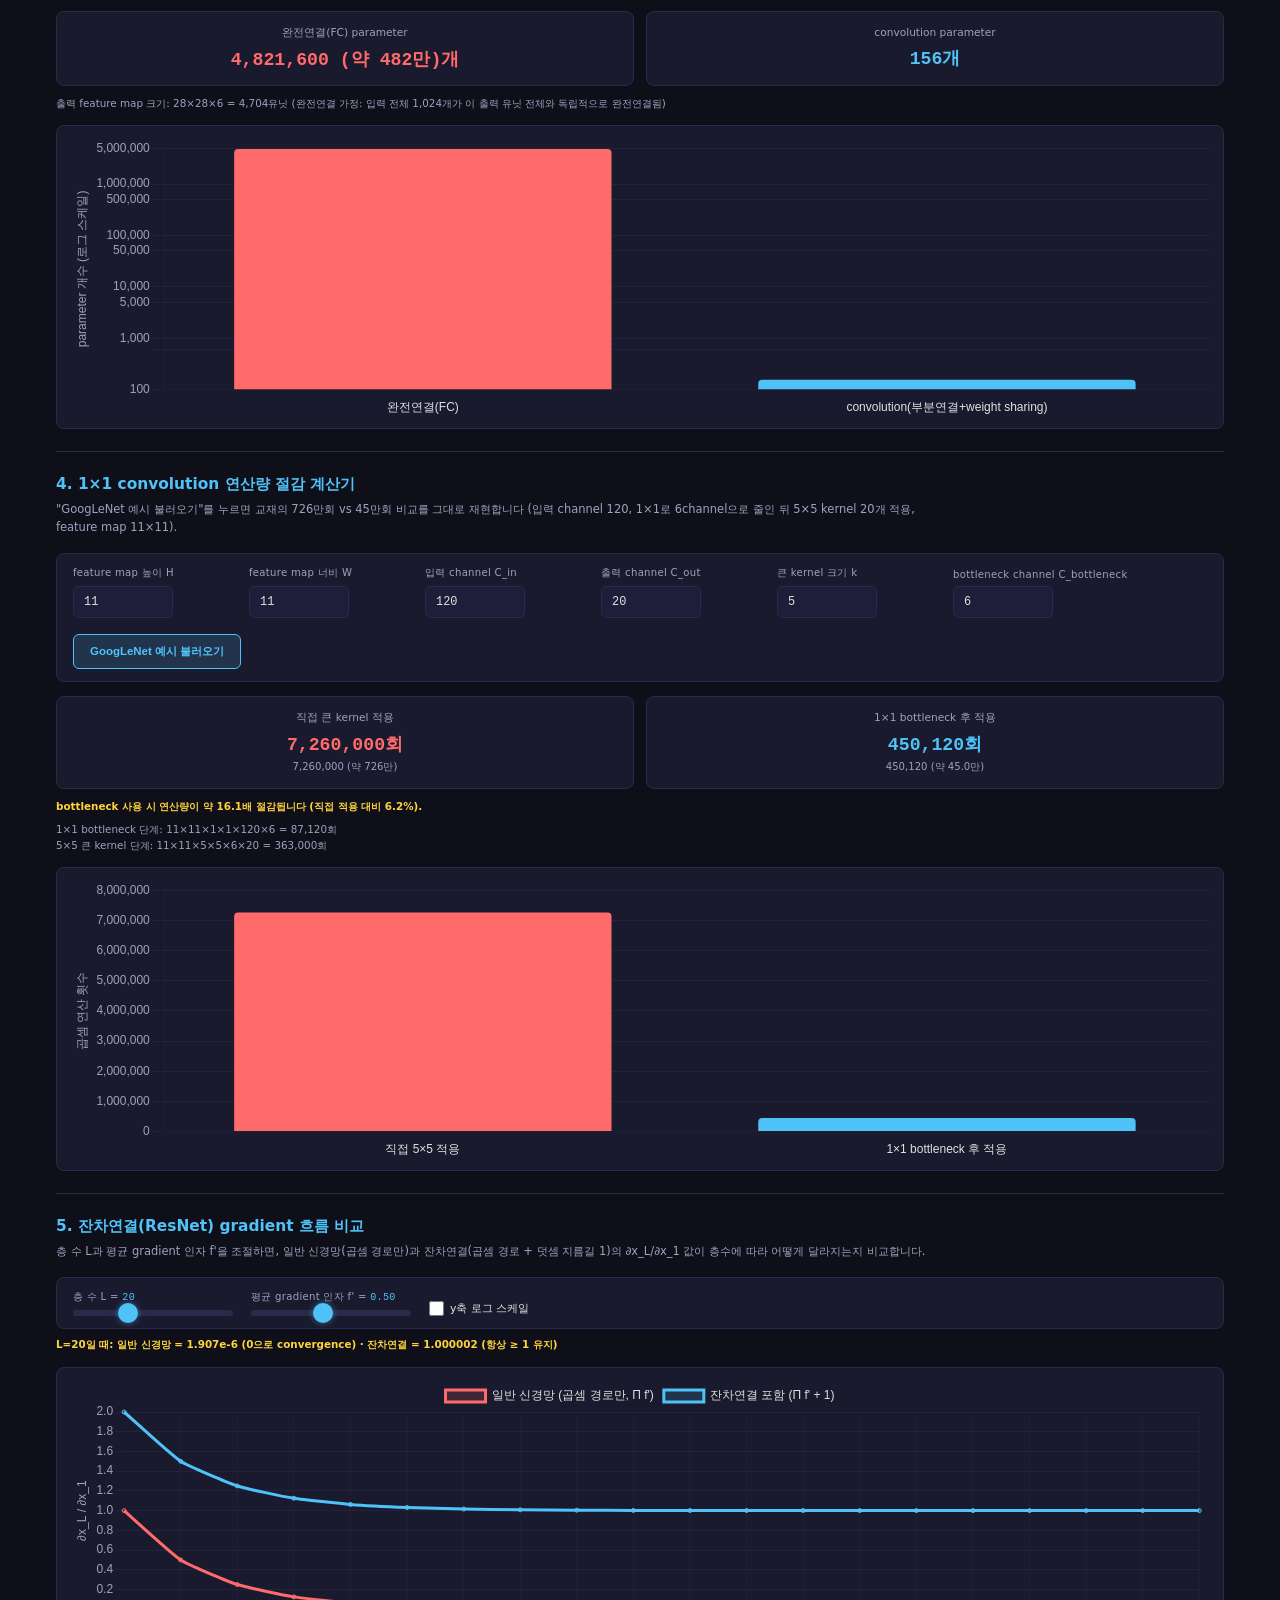
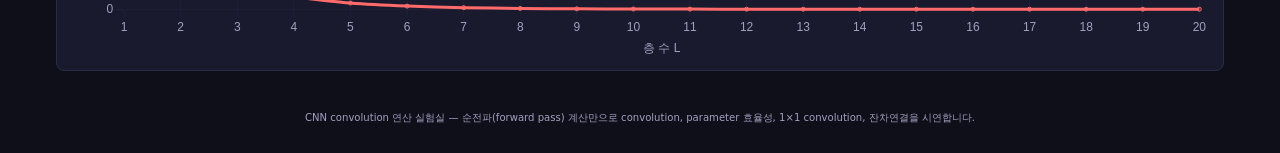
<file: apps/cnn-conv-lab/index.html>
<!DOCTYPE html>
<html lang="ko">
<head>
  <meta charset="UTF-8">
  <meta name="viewport" content="width=device-width, initial-scale=1.0">
  <title>CNN convolution 연산 실험실</title>
  <link rel="stylesheet" href="css/style.css">
</head>
<body>

<header class="app-header">
  <h1>CNN convolution 연산 실험실</h1>
  <p>완전연결층이 이미지에서 왜 비효율적인지부터, convolution·stride·padding·pooling이 어떻게 parameter를 아끼는지,
    1×1 convolution과 잔차연결이 각각 무엇을 해결하는지까지 — 실제 숫자를 직접 조작하며 눈으로 확인합니다.</p>
</header>

<nav class="nav-wrap">
  <div class="nav-tabs" id="nav-tabs"></div>
  <select class="nav-select" id="nav-select" aria-label="섹션 이동"></select>
</nav>

<main>

  <!-- ===================== 섹션 1: convolution 슬라이딩 데모 ===================== -->
  <section id="section-1" class="section">
    <div class="section-head">
      <h2>1. convolution 슬라이딩 데모</h2>
      <p class="section-desc">토이 이미지 위를 3×3 kernel이 슬라이딩하며 feature map를 만드는 과정을
        원소별 곱-합(dot product) 계산식과 함께 확인합니다. 이미지 셀을 좌클릭하면 밝기가 올라가고,
        우클릭하면 내려갑니다 (교재 8부 §1 부분연결+weight sharing 시각화).</p>
    </div>

    <div class="s1-layout">
      <div class="panel s1-image-panel">
        <div class="panel-title"><span>토이 이미지 (10×10)</span> — 좌클릭: 밝기 ↑ · 우클릭: 밝기 ↓</div>
        <div class="canvas-scroll">
          <canvas id="conv-image-canvas"></canvas>
        </div>
      </div>

      <div class="panel s1-kernel-panel">
        <div class="panel-title"><span>kernel 선택</span></div>
        <select id="kernel-preset-select" class="select-input">
          <option value="edge">엣지 검출</option>
          <option value="blur">블러 (평균)</option>
          <option value="sharpen">샤픈</option>
          <option value="identity">항등(변화 없음)</option>
          <option value="custom">커스텀 (직접 입력)</option>
        </select>
        <div id="kernel-grid" class="kernel-grid"></div>
        <div class="hint-text">커스텀 선택 시 9칸을 직접 입력할 수 있습니다.</div>
      </div>

      <div class="panel s1-feature-panel">
        <div class="panel-title"><span>feature map</span> — 강조된 칸: 현재 위치</div>
        <div class="canvas-scroll">
          <canvas id="conv-feature-canvas"></canvas>
        </div>
        <div id="dotproduct-text" class="dotproduct-box"></div>
      </div>
    </div>

    <div class="control-bar s1-controls">
      <div class="control-group btn-group">
        <button id="btn-conv-play" class="ctrl-btn primary">재생</button>
        <button id="btn-conv-pause" class="ctrl-btn" disabled>일시정지</button>
        <button id="btn-conv-step" class="ctrl-btn">한 스텝</button>
        <button id="btn-conv-reset" class="ctrl-btn">처음으로</button>
      </div>
      <div class="control-group">
        <span class="control-label">재생 속도 (느림 ← → 빠름)</span>
        <input type="range" id="conv-speed-slider" min="1" max="10" step="1" value="4">
      </div>
    </div>
  </section>

  <!-- ===================== 섹션 2: hyperparameter 탐색기 ===================== -->
  <section id="section-2" class="section">
    <div class="section-head">
      <h2>2. stride / padding / pooling 탐색기</h2>
      <p class="section-desc">kernel 크기 h, stride s, padding p를 조절하면 출력 feature map 크기
        n' = ⌊(n+2p-h)/s⌋+1 이 실시간으로 재계산됩니다. 기본값 n=11, h=3, s=1, p=0 → n'=9
        (교재 예시 재현). padding은 회색 칸으로 표시됩니다.</p>
    </div>

    <div class="hp-controls">
      <div class="control-group">
        <span class="control-label">입력 크기 n</span>
        <input type="number" id="hp-n-input" class="number-input" min="3" max="40">
      </div>
      <div class="control-group">
        <span class="control-label">kernel 크기 h = <span id="hp-h-val">3</span></span>
        <input type="range" id="hp-h-slider" min="1" max="9" step="1" value="3">
      </div>
      <div class="control-group">
        <span class="control-label">stride s = <span id="hp-s-val">1</span></span>
        <input type="range" id="hp-s-slider" min="1" max="5" step="1" value="1">
      </div>
      <div class="control-group">
        <span class="control-label">padding p = <span id="hp-p-val">0</span></span>
        <input type="range" id="hp-p-slider" min="0" max="5" step="1" value="0">
      </div>
    </div>

    <div id="hp-formula-text" class="formula-box"></div>

    <div class="hp-canvas-row">
      <div class="panel">
        <div class="panel-title"><span>입력 (padding 포함)</span></div>
        <div class="canvas-scroll">
          <canvas id="hp-input-canvas"></canvas>
        </div>
      </div>
      <div class="panel">
        <div class="panel-title"><span>출력 feature map</span></div>
        <div class="canvas-scroll">
          <canvas id="hp-output-canvas"></canvas>
        </div>
      </div>
      <div class="panel">
        <div class="panel-title"><span>pooling 결과</span></div>
        <div class="canvas-scroll">
          <canvas id="hp-pool-canvas"></canvas>
        </div>
      </div>
    </div>

    <div class="hp-pool-controls control-bar">
      <div class="control-group btn-group">
        <button id="hp-pool-max-btn" class="ctrl-btn toggle-active">max pooling</button>
        <button id="hp-pool-avg-btn" class="ctrl-btn">average pooling</button>
      </div>
      <div class="control-group">
        <span class="control-label">pooling 윈도우 = <span id="hp-pool-size-val">2</span></span>
        <input type="range" id="hp-pool-size-slider" min="1" max="5" step="1" value="2">
      </div>
      <div class="control-group">
        <span class="control-label">pooling stride = <span id="hp-pool-stride-val">2</span></span>
        <input type="range" id="hp-pool-stride-slider" min="1" max="5" step="1" value="2">
      </div>
      <div class="control-group">
        <span class="control-label">pooling 결과 크기</span>
        <span id="hp-pool-info" class="control-value-text"></span>
      </div>
    </div>
  </section>

  <!-- ===================== 섹션 3: parameter 수 비교 ===================== -->
  <section id="section-3" class="section">
    <div class="section-head">
      <h2>3. 완전연결 vs convolution — parameter 수 비교</h2>
      <p class="section-desc">"LeNet-5 예시 불러오기"를 누르면 교재의 156개 vs 약 480만개(순수 곱셈
        기준) 비교를 재현합니다 (입력 32×32×1, 5×5 kernel 6개). 아래 계산기는 완전연결층에도 bias을
        더하는 관례를 적용해 482만개로 표시합니다.</p>
    </div>

    <div class="pc-controls">
      <div class="control-group">
        <span class="control-label">입력 높이 H</span>
        <input type="number" id="pc-H-input" class="number-input" min="1" max="256">
      </div>
      <div class="control-group">
        <span class="control-label">입력 너비 W</span>
        <input type="number" id="pc-W-input" class="number-input" min="1" max="256">
      </div>
      <div class="control-group">
        <span class="control-label">입력 channel C_in</span>
        <input type="number" id="pc-Cin-input" class="number-input" min="1" max="512">
      </div>
      <div class="control-group">
        <span class="control-label">kernel 크기 h</span>
        <input type="number" id="pc-h-input" class="number-input" min="1" max="32">
      </div>
      <div class="control-group">
        <span class="control-label">출력 channel C_out</span>
        <input type="number" id="pc-Cout-input" class="number-input" min="1" max="1024">
      </div>
      <div class="control-group btn-group">
        <button id="pc-lenet-btn" class="ctrl-btn primary">LeNet-5 예시 불러오기</button>
      </div>
    </div>

    <div class="pc-result-row">
      <div class="result-card">
        <div class="result-label">완전연결(FC) parameter</div>
        <div id="pc-fc-value" class="result-value fc-color"></div>
      </div>
      <div class="result-card">
        <div class="result-label">convolution parameter</div>
        <div id="pc-conv-value" class="result-value conv-color"></div>
      </div>
    </div>
    <div id="pc-assumption-text" class="hint-text"></div>

    <div class="chart-panel">
      <div class="chart-container">
        <canvas id="pc-chart"></canvas>
      </div>
    </div>
  </section>

  <!-- ===================== 섹션 4: 1x1 convolution 계산기 ===================== -->
  <section id="section-4" class="section">
    <div class="section-head">
      <h2>4. 1×1 convolution 연산량 절감 계산기</h2>
      <p class="section-desc">"GoogLeNet 예시 불러오기"를 누르면 교재의 726만회 vs 45만회 비교를
        그대로 재현합니다 (입력 channel 120, 1×1로 6channel으로 줄인 뒤 5×5 kernel 20개 적용, feature map 11×11).</p>
    </div>

    <div class="bn-controls">
      <div class="control-group">
        <span class="control-label">feature map 높이 H</span>
        <input type="number" id="bn-H-input" class="number-input" min="1" max="64">
      </div>
      <div class="control-group">
        <span class="control-label">feature map 너비 W</span>
        <input type="number" id="bn-W-input" class="number-input" min="1" max="64">
      </div>
      <div class="control-group">
        <span class="control-label">입력 channel C_in</span>
        <input type="number" id="bn-Cin-input" class="number-input" min="1" max="1024">
      </div>
      <div class="control-group">
        <span class="control-label">출력 channel C_out</span>
        <input type="number" id="bn-Cout-input" class="number-input" min="1" max="1024">
      </div>
      <div class="control-group">
        <span class="control-label">큰 kernel 크기 k</span>
        <input type="number" id="bn-k-input" class="number-input" min="1" max="11">
      </div>
      <div class="control-group">
        <span class="control-label">bottleneck channel C_bottleneck</span>
        <input type="number" id="bn-Cbottleneck-input" class="number-input" min="1" max="1024">
      </div>
      <div class="control-group btn-group">
        <button id="bn-googlenet-btn" class="ctrl-btn primary">GoogLeNet 예시 불러오기</button>
      </div>
    </div>

    <div class="pc-result-row">
      <div class="result-card">
        <div class="result-label">직접 큰 kernel 적용</div>
        <div id="bn-direct-value" class="result-value fc-color"></div>
        <div id="bn-direct-korean" class="result-sub"></div>
      </div>
      <div class="result-card">
        <div class="result-label">1×1 bottleneck 후 적용</div>
        <div id="bn-bottleneck-value" class="result-value conv-color"></div>
        <div id="bn-bottleneck-korean" class="result-sub"></div>
      </div>
    </div>
    <div id="bn-ratio-text" class="hint-text highlight-text"></div>
    <div id="bn-breakdown-text" class="hint-text"></div>

    <div class="chart-panel">
      <div class="chart-container">
        <canvas id="bn-chart"></canvas>
      </div>
    </div>
  </section>

  <!-- ===================== 섹션 5: 잔차연결 gradient 흐름 ===================== -->
  <section id="section-5" class="section">
    <div class="section-head">
      <h2>5. 잔차연결(ResNet) gradient 흐름 비교</h2>
      <p class="section-desc">층 수 L과 평균 gradient 인자 f'을 조절하면, 일반 신경망(곱셈 경로만)과
        잔차연결(곱셈 경로 + 덧셈 지름길 1)의 ∂x_L/∂x_1 값이 층수에 따라 어떻게 달라지는지 비교합니다.</p>
    </div>

    <div class="control-bar rg-controls">
      <div class="control-group">
        <span class="control-label">층 수 L = <span id="rg-L-val">20</span></span>
        <input type="range" id="rg-L-slider" min="1" max="60" step="1" value="20">
      </div>
      <div class="control-group">
        <span class="control-label">평균 gradient 인자 f' = <span id="rg-fprime-val">0.50</span></span>
        <input type="range" id="rg-fprime-slider" min="0.1" max="1.0" step="0.01" value="0.5">
      </div>
      <div class="control-group check-group">
        <label class="check-row"><input type="checkbox" id="rg-log-toggle"><span>y축 로그 스케일</span></label>
      </div>
    </div>

    <div id="rg-summary-text" class="hint-text highlight-text"></div>

    <div class="chart-panel">
      <div class="chart-container">
        <canvas id="rg-chart"></canvas>
      </div>
    </div>
  </section>

</main>

<footer class="app-footer">
  <p>CNN convolution 연산 실험실 — 순전파(forward pass) 계산만으로 convolution, parameter 효율성, 1×1 convolution, 잔차연결을 시연합니다.</p>
</footer>

<script src="js/vendor/chart.umd.min.js"></script>
<script src="js/conv-math.js"></script>
<script src="js/conv-demo.js"></script>
<script src="js/hyperparam-explorer.js"></script>
<script src="js/param-count.js"></script>
<script src="js/bottleneck-calc.js"></script>
<script src="js/resnet-gradient.js"></script>
<script src="js/main.js"></script>

</body>
</html>
</file>
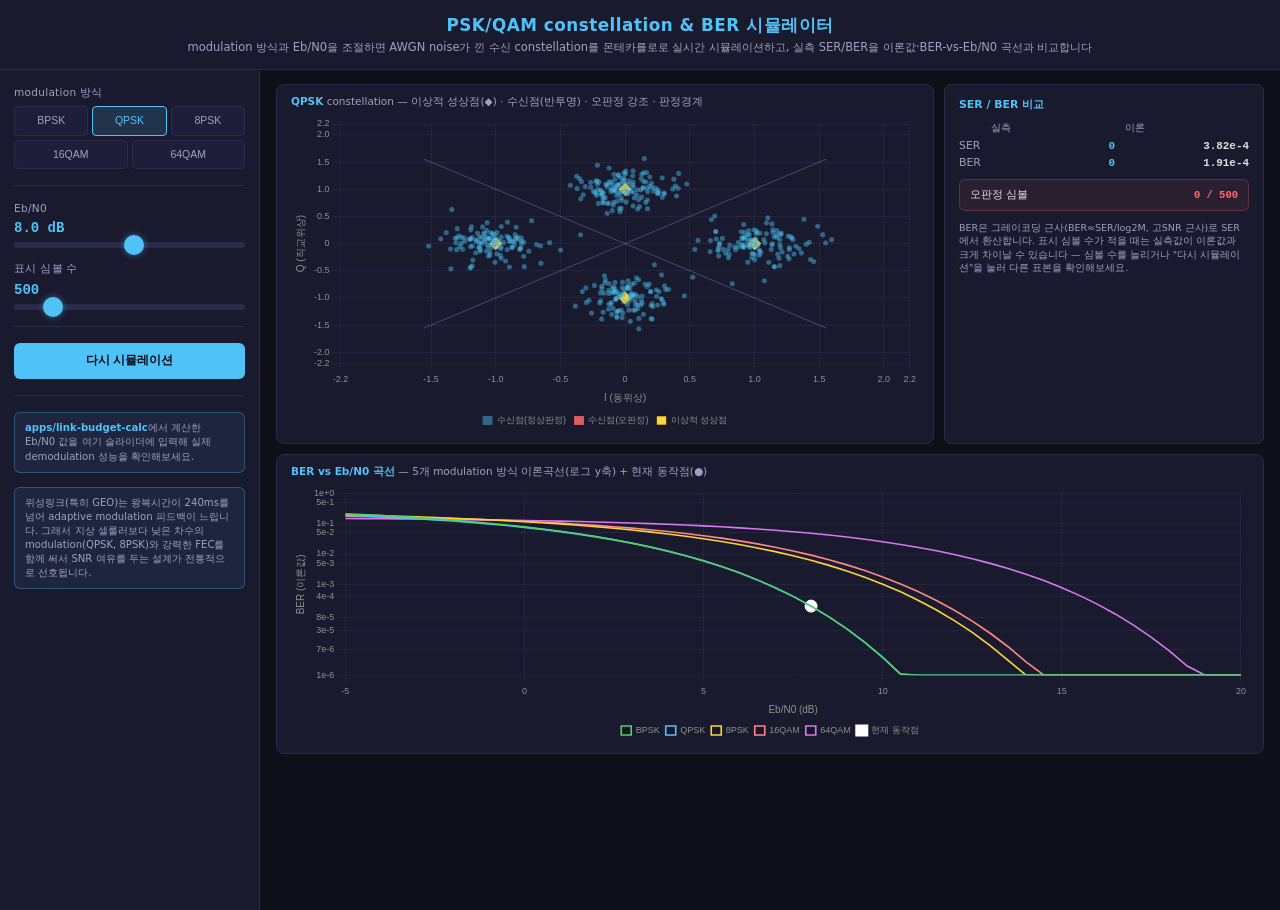
<file: apps/constellation-sim/index.html>
<!DOCTYPE html>
<html lang="ko">
<head>
  <meta charset="UTF-8">
  <meta name="viewport" content="width=device-width, initial-scale=1.0">
  <title>PSK/QAM constellation & BER 시뮬레이터</title>
  <link rel="stylesheet" href="css/style.css">
</head>
<body>

<header class="app-header">
  <h1>PSK/QAM constellation & BER 시뮬레이터</h1>
  <p>modulation 방식과 Eb/N0을 조절하면 AWGN noise가 낀 수신 constellation를 몬테카를로로 실시간 시뮬레이션하고, 실측 SER/BER을 이론값·BER-vs-Eb/N0 곡선과 비교합니다</p>
</header>

<div class="main-layout">
  <!-- 입력 패널 -->
  <aside class="input-panel">

    <div class="param-group">
      <span class="param-label">modulation 방식</span>
      <div class="preset-row">
        <button class="preset-btn" data-mod="BPSK">BPSK</button>
        <button class="preset-btn active" data-mod="QPSK">QPSK</button>
        <button class="preset-btn" data-mod="8PSK">8PSK</button>
        <button class="preset-btn" data-mod="16QAM">16QAM</button>
        <button class="preset-btn" data-mod="64QAM">64QAM</button>
      </div>
    </div>

    <hr class="divider">

    <div class="param-group">
      <span class="param-label">Eb/N0</span>
      <span class="param-value" id="val-ebn0">8.0 dB</span>
      <input type="range" id="slider-ebn0" min="-5" max="20" step="0.5" value="8">
    </div>

    <div class="param-group">
      <span class="param-label">표시 심볼 수</span>
      <span class="param-value" id="val-nsym">500</span>
      <input type="range" id="slider-nsym" min="100" max="3000" step="50" value="500">
    </div>

    <hr class="divider">

    <div class="param-group">
      <button class="action-btn" id="btn-resim">다시 시뮬레이션</button>
    </div>

    <hr class="divider">

    <div class="param-group">
      <div class="hint-box">
        <strong>apps/link-budget-calc</strong>에서 계산한 Eb/N0 값을 여기 슬라이더에 입력해 실제 demodulation 성능을 확인해보세요.
      </div>
    </div>

    <div class="param-group">
      <div class="hint-box">
        위성링크(특히 GEO)는 왕복시간이 240ms를 넘어 adaptive modulation 피드백이 느립니다. 그래서 지상 셀룰러보다 낮은 차수의 modulation(QPSK, 8PSK)와 강력한 FEC를 함께 써서 SNR 여유를 두는 설계가 전통적으로 선호됩니다.
      </div>
    </div>

  </aside>

  <!-- 출력 패널 -->
  <div class="output-panel">

    <!-- constellation + 요약카드 -->
    <div class="result-grid">
      <div class="chart-wrap">
        <div class="chart-title">
          <span id="const-title">QPSK</span> constellation — 이상적 성상점(◆) · 수신점(반투명) · 오판정 강조 · 판정경계
        </div>
        <div class="chart-container">
          <canvas id="chart-constellation"></canvas>
        </div>
      </div>

      <div class="summary-card">
        <span class="summary-card-title">SER / BER 비교</span>

        <div class="summary-table">
          <span></span>
          <span class="row-head">실측</span>
          <span class="row-head">이론</span>

          <span class="metric-label">SER</span>
          <span class="metric-value accent" id="sum-ser-meas">—</span>
          <span class="metric-value" id="sum-ser-theory">—</span>

          <span class="metric-label">BER</span>
          <span class="metric-value accent" id="sum-ber-meas">—</span>
          <span class="metric-value" id="sum-ber-theory">—</span>
        </div>

        <div class="error-rate-box">
          <span>오판정 심볼</span>
          <span class="metric-value" id="sum-error-count">—</span>
        </div>

        <p class="sample-note">
          BER은 그레이코딩 근사(BER≈SER/log2M, 고SNR 근사)로 SER에서 환산합니다. 표시 심볼 수가 적을 때는 실측값이 이론값과 크게 차이날 수 있습니다 — 심볼 수를 늘리거나 "다시 시뮬레이션"을 눌러 다른 표본을 확인해보세요.
        </p>
      </div>
    </div>

    <!-- BER vs Eb/N0 곡선 -->
    <div class="chart-wrap">
      <div class="chart-title">
        <span>BER vs Eb/N0 곡선</span> — 5개 modulation 방식 이론곡선(로그 y축) + 현재 동작점(●)
      </div>
      <div class="chart-container ber-chart-container">
        <canvas id="chart-ber-curve"></canvas>
      </div>
    </div>

  </div>
</div>

<!-- 스크립트 로드 순서: Chart.js → modulation → noise → charts → main -->
<script src="js/vendor/chart.umd.min.js"></script>
<script src="js/modulation.js"></script>
<script src="js/noise.js"></script>
<script src="js/charts.js"></script>
<script>
// main 애플리케이션 로직 (전역, type="module" 불사용)

(function () {

  var state = {
    modKey: 'QPSK',
    ebn0_dB: 8,
    numSymbols: 500
  };

  var el = {};
  [
    'val-ebn0', 'slider-ebn0',
    'val-nsym', 'slider-nsym',
    'btn-resim',
    'const-title',
    'sum-ser-meas', 'sum-ser-theory',
    'sum-ber-meas', 'sum-ber-theory',
    'sum-error-count',
    'chart-constellation', 'chart-ber-curve'
  ].forEach(function (id) {
    el[id] = document.getElementById(id);
  });

  function init() {
    bindSliders();
    bindModButtons();
    bindResimButton();

    ConstellationCharts.initConstellationChart(el['chart-constellation']);
    ConstellationCharts.initBerCurveChart(el['chart-ber-curve']);

    recompute();
  }

  function bindSliders() {
    el['slider-ebn0'].addEventListener('input', function () {
      state.ebn0_dB = parseFloat(this.value);
      el['val-ebn0'].textContent = state.ebn0_dB.toFixed(1) + ' dB';
      recompute();
    });
    el['slider-nsym'].addEventListener('input', function () {
      state.numSymbols = parseInt(this.value, 10);
      el['val-nsym'].textContent = state.numSymbols.toString();
      recompute();
    });
  }

  function bindModButtons() {
    document.querySelectorAll('[data-mod]').forEach(function (btn) {
      btn.addEventListener('click', function () {
        state.modKey = this.getAttribute('data-mod');
        setActive('[data-mod]', this);
        el['const-title'].textContent = state.modKey;
        recompute();
      });
    });
  }

  function bindResimButton() {
    el['btn-resim'].addEventListener('click', function () {
      recompute();
    });
  }

  function setActive(selector, activeBtn) {
    document.querySelectorAll(selector).forEach(function (b) {
      b.classList.remove('active');
    });
    activeBtn.classList.add('active');
  }

  // ---- 계산 & 렌더링 ----
  function recompute() {
    var sim = NoiseSim.runSimulation(state.modKey, state.ebn0_dB, state.numSymbols);

    ConstellationCharts.updateConstellationChart(state.modKey, sim);
    ConstellationCharts.updateBerCurrentPoint(state.modKey, state.ebn0_dB);

    var serTheory = Modulation.theorySER(state.modKey, state.ebn0_dB);
    var berTheory = Modulation.theoryBER(state.modKey, state.ebn0_dB);

    el['sum-ser-meas'].textContent = formatRate(sim.ser);
    el['sum-ser-theory'].textContent = formatRate(serTheory);
    el['sum-ber-meas'].textContent = formatRate(sim.ber);
    el['sum-ber-theory'].textContent = formatRate(berTheory);
    el['sum-error-count'].textContent = sim.errorCount + ' / ' + sim.numSymbols;
  }

  function formatRate(p) {
    if (p <= 0) return '0';
    if (p >= 0.001) return (p * 100).toFixed(3) + ' %';
    return p.toExponential(2);
  }

  init();

})();
</script>

</body>
</html>
</file>
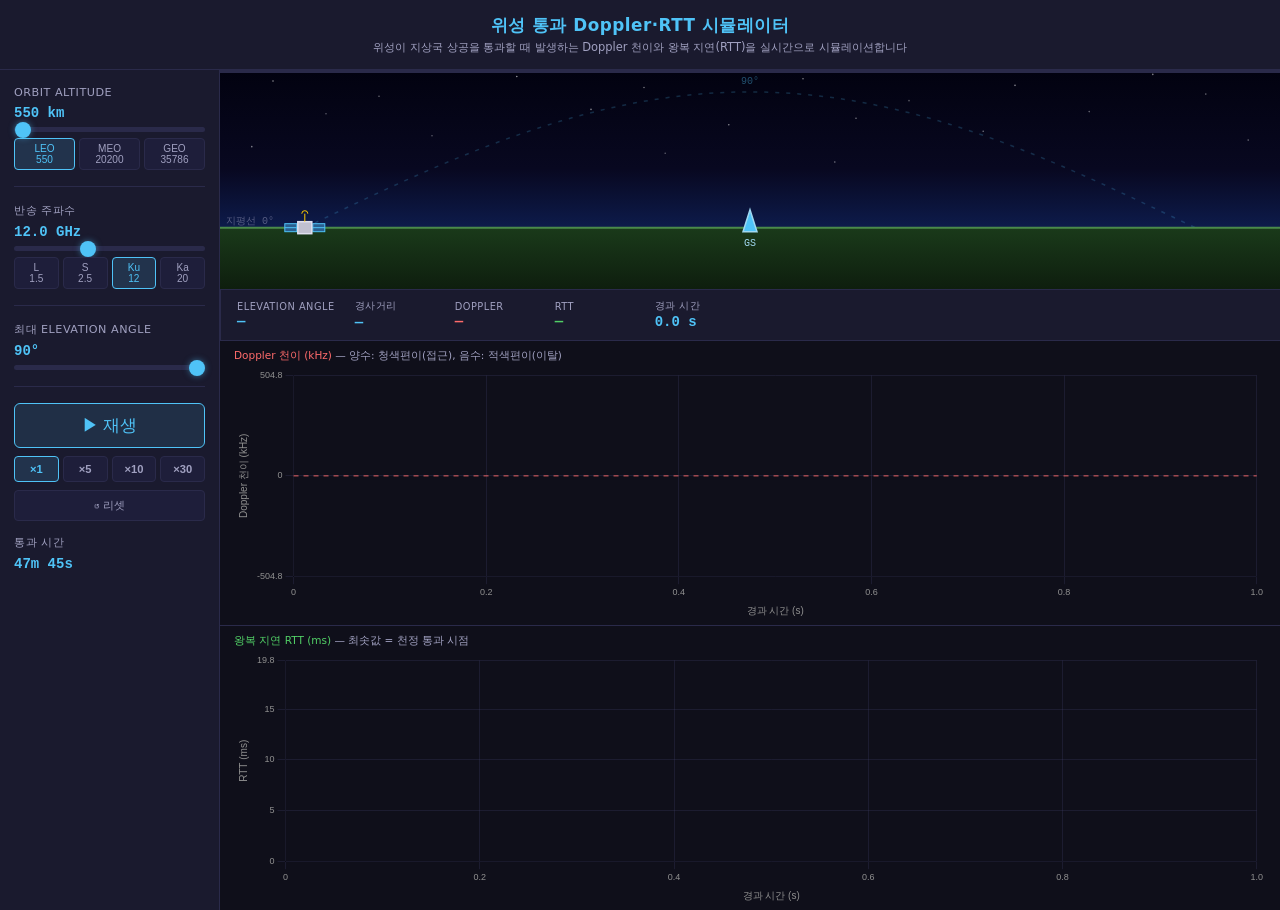
<file: apps/doppler-sim/index.html>
<!DOCTYPE html>
<html lang="ko">
<head>
  <meta charset="UTF-8">
  <meta name="viewport" content="width=device-width, initial-scale=1.0">
  <title>위성 통과 Doppler·RTT 시뮬레이터</title>
  <link rel="stylesheet" href="css/style.css">
</head>
<body>

<header class="app-header">
  <h1>위성 통과 Doppler·RTT 시뮬레이터</h1>
  <p>위성이 지상국 상공을 통과할 때 발생하는 Doppler 천이와 왕복 지연(RTT)을 실시간으로 시뮬레이션합니다</p>
</header>

<div class="main-layout">
  <!-- 입력 패널 -->
  <aside class="input-panel">

    <!-- altitude -->
    <div class="param-group">
      <span class="param-label">orbit altitude</span>
      <span class="param-value" id="val-altitude">550 km</span>
      <input type="range" id="slider-altitude" min="400" max="35786" step="100" value="550">
      <div class="preset-row">
        <button class="preset-btn active" data-alt="550">LEO<br>550</button>
        <button class="preset-btn" data-alt="20200">MEO<br>20200</button>
        <button class="preset-btn" data-alt="35786">GEO<br>35786</button>
      </div>
    </div>

    <hr class="divider">

    <!-- 주파수 -->
    <div class="param-group">
      <span class="param-label">반송 주파수</span>
      <span class="param-value" id="val-freq">12.0 GHz</span>
      <input type="range" id="slider-freq" min="1" max="30" step="0.5" value="12">
      <div class="preset-row">
        <button class="preset-btn" data-freq="1.5">L<br>1.5</button>
        <button class="preset-btn" data-freq="2.5">S<br>2.5</button>
        <button class="preset-btn active" data-freq="12">Ku<br>12</button>
        <button class="preset-btn" data-freq="20">Ka<br>20</button>
      </div>
    </div>

    <hr class="divider">

    <!-- 최대 elevation angle -->
    <div class="param-group">
      <span class="param-label">최대 elevation angle</span>
      <span class="param-value" id="val-elmax">90°</span>
      <input type="range" id="slider-elmax" min="10" max="90" step="5" value="90">
    </div>

    <hr class="divider">

    <!-- 재생 컨트롤 -->
    <div class="controls">
      <button class="play-btn" id="btn-play">▶ 재생</button>
      <div class="speed-row">
        <button class="speed-btn active" data-speed="1">×1</button>
        <button class="speed-btn" data-speed="5">×5</button>
        <button class="speed-btn" data-speed="10">×10</button>
        <button class="speed-btn" data-speed="30">×30</button>
      </div>
      <button class="reset-btn" id="btn-reset">↺ 리셋</button>
    </div>

    <!-- 통과 시간 정보 -->
    <div class="param-group">
      <span class="param-label">통과 시간</span>
      <span class="param-value" id="val-passtime">—</span>
    </div>

  </aside>

  <!-- 출력 패널 -->
  <div class="output-panel">

    <!-- 캔버스 애니메이션 -->
    <div class="canvas-section">
      <div class="progress-bar-wrap">
        <div class="progress-bar" id="progress-bar"></div>
      </div>
      <canvas id="sim-canvas"></canvas>
    </div>

    <!-- 수치 요약 카드 -->
    <div class="summary-card">
      <div class="summary-item">
        <span class="summary-label">elevation angle</span>
        <span class="summary-value" id="sum-el">—</span>
      </div>
      <div class="summary-item">
        <span class="summary-label">경사거리</span>
        <span class="summary-value" id="sum-range">—</span>
      </div>
      <div class="summary-item">
        <span class="summary-label">Doppler</span>
        <span class="summary-value doppler" id="sum-doppler">—</span>
      </div>
      <div class="summary-item">
        <span class="summary-label">RTT</span>
        <span class="summary-value rtt" id="sum-rtt">—</span>
      </div>
      <div class="summary-item">
        <span class="summary-label">경과 시간</span>
        <span class="summary-value" id="sum-elapsed">0.0 s</span>
      </div>
    </div>

    <!-- 그래프 영역 -->
    <div class="charts-section">
      <div class="chart-wrap">
        <div class="chart-title">
          <span>Doppler 천이 (kHz)</span> — 양수: 청색편이(접근), 음수: 적색편이(이탈)
        </div>
        <div class="chart-container">
          <canvas id="chart-doppler"></canvas>
        </div>
      </div>
      <div class="chart-wrap">
        <div class="chart-title rtt-title">
          <span>왕복 지연 RTT (ms)</span> — 최솟값 = 천정 통과 시점
        </div>
        <div class="chart-container">
          <canvas id="chart-rtt"></canvas>
        </div>
      </div>
    </div>

  </div>
</div>

<!-- 스크립트 로드 순서: Chart.js → sim → renderer → chart → main -->
<script src="js/vendor/chart.umd.min.js"></script>
<script src="js/sim.js"></script>
<script src="js/renderer.js"></script>
<script src="js/chart.js"></script>
<script>
// main 애플리케이션 로직 (전역, type="module" 불사용)

(function () {
  // DOM 참조
  var sliderAlt  = document.getElementById('slider-altitude');
  var sliderFreq = document.getElementById('slider-freq');
  var sliderElmax = document.getElementById('slider-elmax');
  var valAlt    = document.getElementById('val-altitude');
  var valFreq   = document.getElementById('val-freq');
  var valElmax  = document.getElementById('val-elmax');
  var valPasstime = document.getElementById('val-passtime');

  var btnPlay   = document.getElementById('btn-play');
  var btnReset  = document.getElementById('btn-reset');
  var progressBar = document.getElementById('progress-bar');

  var sumEl      = document.getElementById('sum-el');
  var sumRange   = document.getElementById('sum-range');
  var sumDoppler = document.getElementById('sum-doppler');
  var sumRTT     = document.getElementById('sum-rtt');
  var sumElapsed = document.getElementById('sum-elapsed');

  var canvasSim     = document.getElementById('sim-canvas');
  var canvasDoppler = document.getElementById('chart-doppler');
  var canvasRTT     = document.getElementById('chart-rtt');

  // 상태
  var params = {
    h_km: 550,
    f_ghz: 12,
    El_max_deg: 90,
    speedMul: 1
  };

  var rafId = null;
  var lastTime = null;

  // ---- 초기화 ----
  function init() {
    DopplerRenderer.init(canvasSim);
    resetSim();

    // 슬라이더 이벤트
    sliderAlt.addEventListener('input', function () {
      params.h_km = parseInt(this.value);
      valAlt.textContent = params.h_km + ' km';
      updateAltPresets();
      onParamChange();
    });

    sliderFreq.addEventListener('input', function () {
      params.f_ghz = parseFloat(this.value);
      valFreq.textContent = params.f_ghz.toFixed(1) + ' GHz';
      updateFreqPresets();
      onParamChange();
    });

    sliderElmax.addEventListener('input', function () {
      params.El_max_deg = parseInt(this.value);
      valElmax.textContent = params.El_max_deg + '°';
      onParamChange();
    });

    // 프리셋 버튼 (altitude)
    document.querySelectorAll('[data-alt]').forEach(function (btn) {
      btn.addEventListener('click', function () {
        var v = parseInt(this.getAttribute('data-alt'));
        params.h_km = v;
        sliderAlt.value = v;
        valAlt.textContent = v + ' km';
        updateAltPresets();
        onParamChange();
      });
    });

    // 프리셋 버튼 (주파수)
    document.querySelectorAll('[data-freq]').forEach(function (btn) {
      btn.addEventListener('click', function () {
        var v = parseFloat(this.getAttribute('data-freq'));
        params.f_ghz = v;
        sliderFreq.value = v;
        valFreq.textContent = v.toFixed(1) + ' GHz';
        updateFreqPresets();
        onParamChange();
      });
    });

    // 속도 버튼
    document.querySelectorAll('[data-speed]').forEach(function (btn) {
      btn.addEventListener('click', function () {
        params.speedMul = parseInt(this.getAttribute('data-speed'));
        DopplerSim.setSpeedMul(params.speedMul);
        document.querySelectorAll('[data-speed]').forEach(function (b) {
          b.classList.remove('active');
        });
        this.classList.add('active');
      });
    });

    // 재생/일시정지
    btnPlay.addEventListener('click', function () {
      if (DopplerSim.isDone()) {
        resetSim();
        startPlay();
        return;
      }
      if (DopplerSim.isPlaying()) {
        pauseSim();
      } else {
        startPlay();
      }
    });

    // 리셋
    btnReset.addEventListener('click', function () {
      pauseSim();
      resetSim();
    });

    // 창 크기 변경
    window.addEventListener('resize', function () {
      DopplerRenderer.resize();
      DopplerRenderer.drawIdle(params.El_max_deg);
    });
  }

  function onParamChange() {
    pauseSim();
    resetSim();
    startPlay();
  }

  function resetSim() {
    cancelAnimationFrame(rafId);
    lastTime = null;
    DopplerSim.setPlaying(false);

    DopplerSim.reset(params);

    // 통과 시간 표시
    var T = DopplerSim.passTime(params.h_km, params.El_max_deg);
    valPasstime.textContent = formatTime(T);

    // 그래프 초기화
    var maxKhz = DopplerSim.maxDoppler_kHz();
    // LEO 최소 범위 보장
    if (maxKhz < 5) maxKhz = 5;

    // 초기 RTT (지평선에서)
    var El0_rad = 0; // 지평선
    var R0 = DopplerSim.slantRange(params.h_km, El0_rad);
    var C = 3e8;
    var initRTT = 2 * R0 * 1000 / C * 1000;

    DopplerCharts.resetCharts(maxKhz, initRTT, canvasDoppler, canvasRTT);

    // 캔버스 초기 그리기
    DopplerRenderer.resetTrail();
    DopplerRenderer.drawIdle(params.El_max_deg);

    // 진행 바
    progressBar.style.width = '0%';
    btnPlay.textContent = '▶ 재생';

    // 요약 초기화
    updateSummary(null);
  }

  function startPlay() {
    if (DopplerSim.isDone()) {
      resetSim();
    }
    DopplerSim.setPlaying(true);
    btnPlay.textContent = '⏸ 일시정지';
    lastTime = null;
    rafId = requestAnimationFrame(loop);
  }

  function pauseSim() {
    DopplerSim.setPlaying(false);
    cancelAnimationFrame(rafId);
    rafId = null;
    btnPlay.textContent = '▶ 재생';
  }

  // 애니메이션 루프
  function loop(timestamp) {
    if (!DopplerSim.isPlaying()) return;

    if (lastTime === null) lastTime = timestamp;
    var dtMs = timestamp - lastTime;
    lastTime = timestamp;
    var dtSec = Math.min(dtMs / 1000, 0.05); // 최대 50ms 클램프

    var result = DopplerSim.step(dtSec);

    // 캔버스 그리기
    DopplerRenderer.draw(result, params.El_max_deg);

    // 그래프 업데이트
    if (result.visible) {
      DopplerCharts.pushDoppler(result.elapsedSec, result.f_d_khz);
      DopplerCharts.pushRTT(result.elapsedSec, result.RTT_ms);
    }

    // 요약 카드 업데이트
    updateSummary(result);

    // 진행 바
    progressBar.style.width = (result.t * 100).toFixed(1) + '%';

    if (result.done) {
      pauseSim();
      btnPlay.textContent = '↺ 완료 (클릭하여 재시작)';
      return;
    }

    rafId = requestAnimationFrame(loop);
  }

  function updateSummary(result) {
    if (!result) {
      sumEl.textContent = '—';
      sumRange.textContent = '—';
      sumDoppler.textContent = '—';
      sumRTT.textContent = '—';
      sumElapsed.textContent = '0.0 s';
      return;
    }
    sumEl.textContent = result.El_deg.toFixed(1) + '°';
    sumRange.textContent = result.R_km.toFixed(0) + ' km';

    var fd = result.f_d_khz;
    sumDoppler.textContent = (fd >= 0 ? '+' : '') + fd.toFixed(2) + ' kHz';
    sumRTT.textContent = result.RTT_ms.toFixed(2) + ' ms';
    sumElapsed.textContent = result.elapsedSec.toFixed(1) + ' s';
  }

  function formatTime(sec) {
    if (sec < 60) return sec.toFixed(0) + ' s';
    var m = Math.floor(sec / 60);
    var s = Math.floor(sec % 60);
    return m + 'm ' + s + 's';
  }

  function updateAltPresets() {
    document.querySelectorAll('[data-alt]').forEach(function (btn) {
      btn.classList.remove('active');
      if (parseInt(btn.getAttribute('data-alt')) === params.h_km) {
        btn.classList.add('active');
      }
    });
  }

  function updateFreqPresets() {
    document.querySelectorAll('[data-freq]').forEach(function (btn) {
      btn.classList.remove('active');
      if (parseFloat(btn.getAttribute('data-freq')) === params.f_ghz) {
        btn.classList.add('active');
      }
    });
  }

  // 시작
  init();

})();
</script>

</body>
</html>
</file>
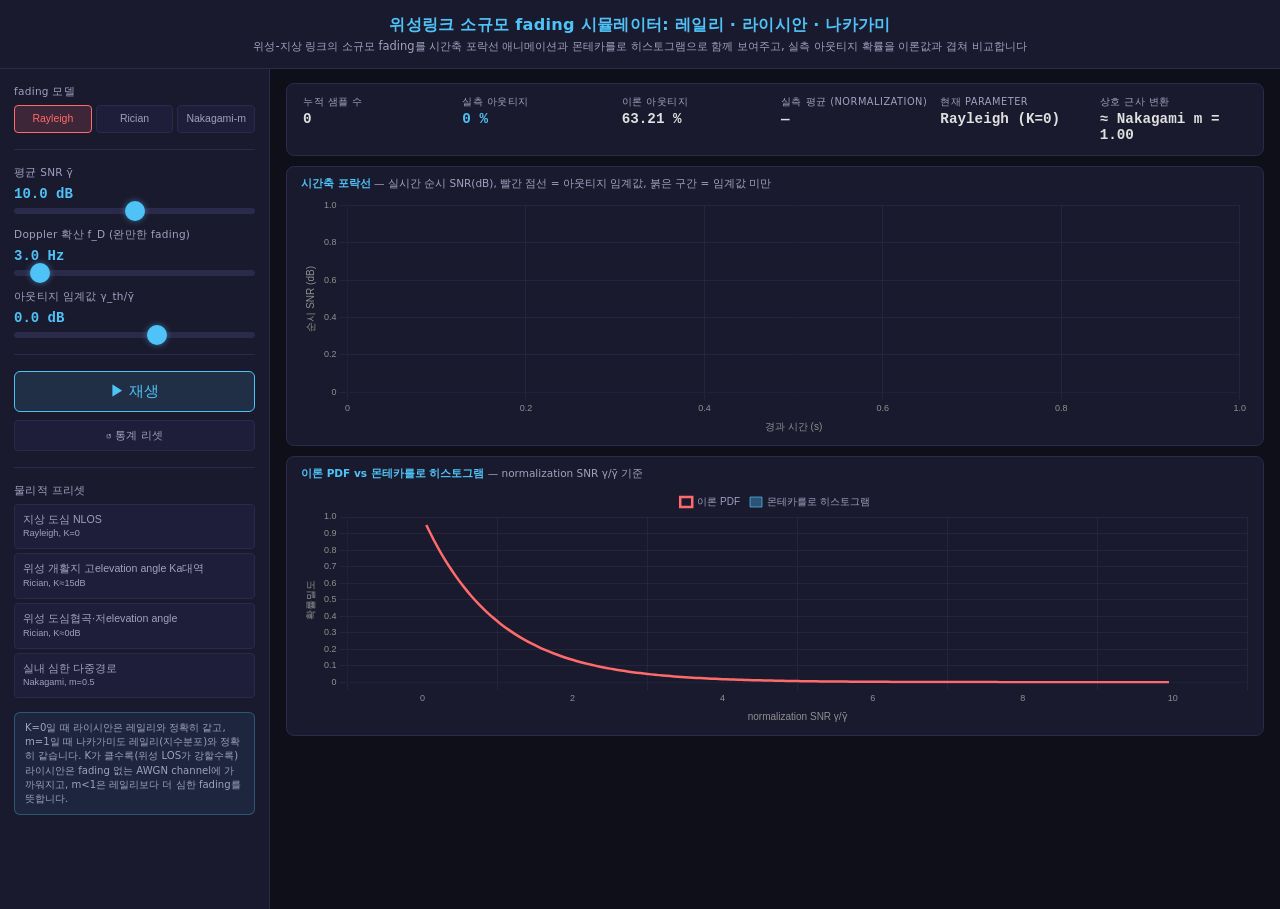
<file: apps/fading-channel-sim/index.html>
<!DOCTYPE html>
<html lang="ko">
<head>
  <meta charset="UTF-8">
  <meta name="viewport" content="width=device-width, initial-scale=1.0">
  <title>위성링크 소규모 fading 시뮬레이터</title>
  <link rel="stylesheet" href="css/style.css">
</head>
<body>

<header class="app-header">
  <h1>위성링크 소규모 fading 시뮬레이터: 레일리 · 라이시안 · 나카가미</h1>
  <p>위성-지상 링크의 소규모 fading를 시간축 포락선 애니메이션과 몬테카를로 히스토그램으로 함께 보여주고, 실측 아웃티지 확률을 이론값과 겹쳐 비교합니다</p>
</header>

<div class="main-layout">
  <!-- 입력 패널 -->
  <aside class="input-panel">

    <!-- fading 모델 전환 -->
    <div class="param-group">
      <span class="param-label">fading 모델</span>
      <div class="preset-row">
        <button class="preset-btn active" id="btn-model-rayleigh" data-model="rayleigh">Rayleigh</button>
        <button class="preset-btn" id="btn-model-rician" data-model="rician">Rician</button>
        <button class="preset-btn" id="btn-model-nakagami" data-model="nakagami">Nakagami-m</button>
      </div>
    </div>

    <!-- K-factor (라이시안 전용) -->
    <div class="param-group" id="group-k" style="display:none;">
      <span class="param-label">K-factor (LOS/산란 전력비)</span>
      <span class="param-value" id="val-k">10.0 dB</span>
      <input type="range" id="slider-k" min="-10" max="20" step="0.5" value="10">
    </div>

    <!-- m (나카가미 전용) -->
    <div class="param-group" id="group-m" style="display:none;">
      <span class="param-label">m (fading 심도 parameter)</span>
      <span class="param-value" id="val-m">1.0</span>
      <input type="range" id="slider-m" min="0.5" max="10" step="0.1" value="1.0">
    </div>

    <hr class="divider">

    <!-- 평균 SNR -->
    <div class="param-group">
      <span class="param-label">평균 SNR γ̄</span>
      <span class="param-value" id="val-gammabar">10.0 dB</span>
      <input type="range" id="slider-gammabar" min="-5" max="25" step="0.5" value="10">
    </div>

    <!-- Doppler 확산 -->
    <div class="param-group">
      <span class="param-label">Doppler 확산 f_D <span id="val-fd-label">(완만한 fading)</span></span>
      <span class="param-value" id="val-fd">3.0 Hz</span>
      <input type="range" id="slider-fd" min="0.2" max="40" step="0.2" value="3.0">
    </div>

    <!-- 아웃티지 임계값 -->
    <div class="param-group">
      <span class="param-label">아웃티지 임계값 γ_th/γ̄</span>
      <span class="param-value" id="val-th">0.0 dB</span>
      <input type="range" id="slider-th" min="-15" max="10" step="0.5" value="0">
    </div>

    <hr class="divider">

    <!-- 재생 컨트롤 -->
    <div class="controls">
      <button class="play-btn" id="btn-play">▶ 재생</button>
      <button class="reset-btn" id="btn-reset">↺ 통계 리셋</button>
    </div>

    <hr class="divider">

    <!-- 프리셋 -->
    <div class="param-group">
      <span class="param-label">물리적 프리셋</span>
      <div class="preset-row preset-col">
        <button class="preset-btn wide" data-preset="urban-nlos">지상 도심 NLOS<br><span class="preset-sub">Rayleigh, K=0</span></button>
        <button class="preset-btn wide" data-preset="sat-open-ka">위성 개활지 고elevation angle Ka대역<br><span class="preset-sub">Rician, K≈15dB</span></button>
        <button class="preset-btn wide" data-preset="sat-urban-low">위성 도심협곡·저elevation angle<br><span class="preset-sub">Rician, K≈0dB</span></button>
        <button class="preset-btn wide" data-preset="indoor-multipath">실내 심한 다중경로<br><span class="preset-sub">Nakagami, m=0.5</span></button>
      </div>
    </div>

    <div class="param-group">
      <div class="hint-box">
        K=0일 때 라이시안은 레일리와 정확히 같고, m=1일 때 나카가미도 레일리(지수분포)와 정확히 같습니다.
        K가 클수록(위성 LOS가 강할수록) 라이시안은 fading 없는 AWGN channel에 가까워지고, m&lt;1은 레일리보다
        더 심한 fading를 뜻합니다.
      </div>
    </div>

  </aside>

  <!-- 출력 패널 -->
  <div class="output-panel">

    <!-- 요약 카드 -->
    <div class="summary-card">
      <div class="summary-item">
        <span class="summary-label">누적 샘플 수</span>
        <span class="summary-value" id="sum-samples">0</span>
      </div>
      <div class="summary-item">
        <span class="summary-label">실측 아웃티지</span>
        <span class="summary-value accent" id="sum-outage-meas">—</span>
      </div>
      <div class="summary-item">
        <span class="summary-label">이론 아웃티지</span>
        <span class="summary-value" id="sum-outage-theory">—</span>
      </div>
      <div class="summary-item">
        <span class="summary-label">실측 평균 (normalization)</span>
        <span class="summary-value" id="sum-mean">—</span>
      </div>
      <div class="summary-item">
        <span class="summary-label">현재 parameter</span>
        <span class="summary-value" id="sum-param">K=∞ (레일리)</span>
      </div>
      <div class="summary-item">
        <span class="summary-label">상호 근사 변환</span>
        <span class="summary-value" id="sum-conv">—</span>
      </div>
    </div>

    <!-- 차트 1: 시간축 포락선 -->
    <div class="chart-wrap">
      <div class="chart-title">
        <span>시간축 포락선</span> — 실시간 순시 SNR(dB), 빨간 점선 = 아웃티지 임계값, 붉은 구간 = 임계값 미만
      </div>
      <div class="chart-container">
        <canvas id="chart-envelope"></canvas>
      </div>
    </div>

    <!-- 차트 2: PDF vs 히스토그램 -->
    <div class="chart-wrap">
      <div class="chart-title">
        <span>이론 PDF vs 몬테카를로 히스토그램</span> — normalization SNR γ/γ̄ 기준
      </div>
      <div class="chart-container">
        <canvas id="chart-pdf"></canvas>
      </div>
    </div>

  </div>
</div>

<!-- 스크립트 로드 순서: Chart.js → theory → fading → stats → charts → main -->
<script src="js/vendor/chart.umd.min.js"></script>
<script src="js/theory.js"></script>
<script src="js/fading.js"></script>
<script src="js/stats.js"></script>
<script src="js/charts.js"></script>
<script src="js/main.js"></script>

</body>
</html>
</file>
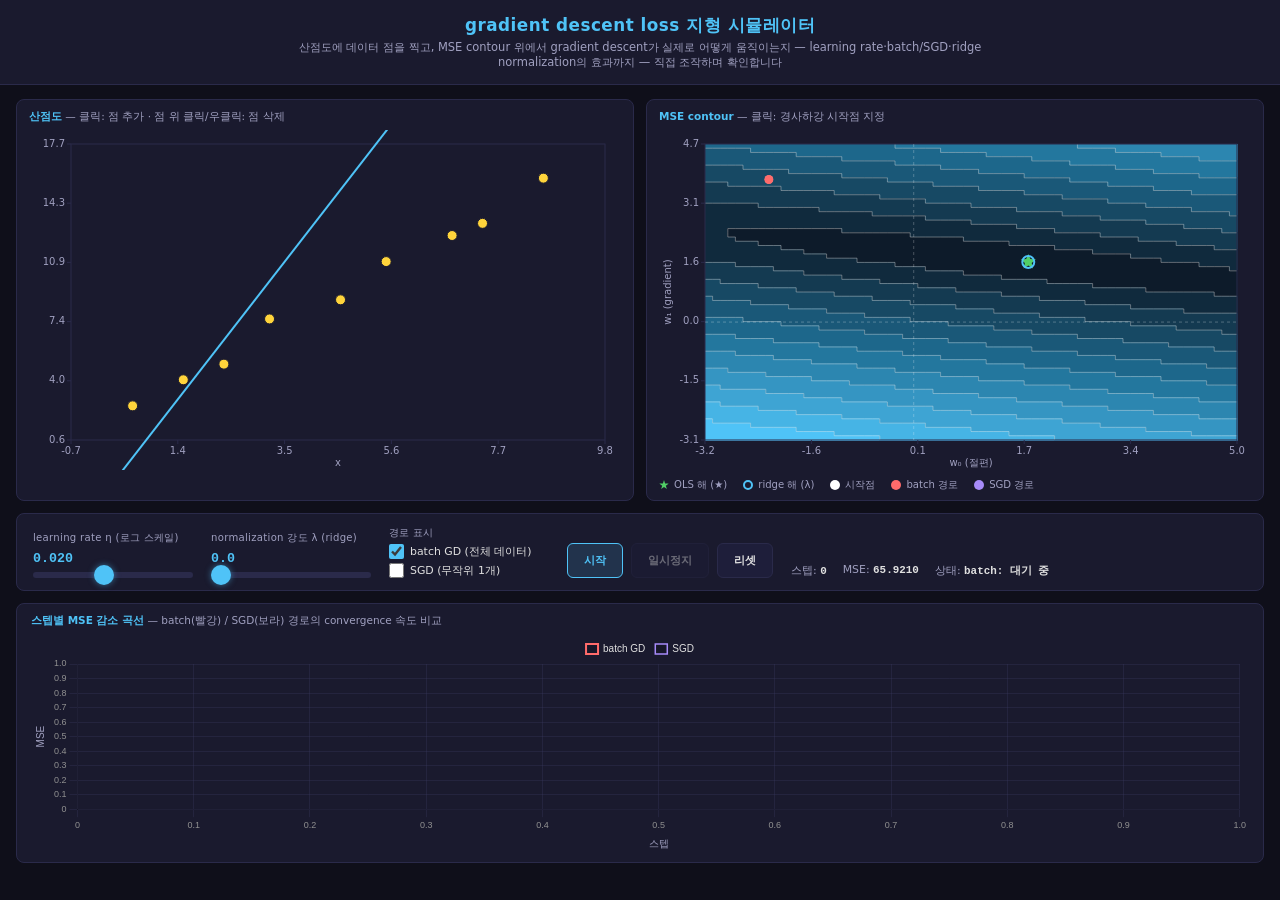
<file: apps/gradient-descent-lab/index.html>
<!DOCTYPE html>
<html lang="ko">
<head>
  <meta charset="UTF-8">
  <meta name="viewport" content="width=device-width, initial-scale=1.0">
  <title>gradient descent loss 지형 시뮬레이터</title>
  <link rel="stylesheet" href="css/style.css">
</head>
<body>

<header class="app-header">
  <h1>gradient descent loss 지형 시뮬레이터</h1>
  <p>산점도에 데이터 점을 찍고, MSE contour 위에서 gradient descent가 실제로 어떻게 움직이는지 — learning rate·batch/SGD·ridge normalization의 효과까지 — 직접 조작하며 확인합니다</p>
</header>

<div class="main-layout">

  <!-- 좌: 산점도 패널 -->
  <div class="panel scatter-panel">
    <div class="panel-title">
      <span>산점도</span> — 클릭: 점 추가 · 점 위 클릭/우클릭: 점 삭제
    </div>
    <div class="canvas-wrap">
      <canvas id="scatter-canvas"></canvas>
    </div>
  </div>

  <!-- 우: contour 패널 -->
  <div class="panel contour-panel">
    <div class="panel-title">
      <span>MSE contour</span> — 클릭: 경사하강 시작점 지정
    </div>
    <div class="canvas-wrap">
      <canvas id="contour-canvas"></canvas>
    </div>
    <div class="legend-row">
      <span class="legend-item"><i class="swatch swatch-ols"></i>OLS 해 (★)</span>
      <span class="legend-item"><i class="swatch swatch-ridge"></i>ridge 해 (λ)</span>
      <span class="legend-item"><i class="swatch swatch-start"></i>시작점</span>
      <span class="legend-item"><i class="swatch swatch-batch"></i>batch 경로</span>
      <span class="legend-item"><i class="swatch swatch-sgd"></i>SGD 경로</span>
    </div>
  </div>

</div>

<!-- 컨트롤 바 -->
<div class="control-bar">

  <div class="control-group">
    <span class="control-label">learning rate η (로그 스케일)</span>
    <span class="control-value" id="val-eta">0.020</span>
    <input type="range" id="slider-eta" min="-3" max="0" step="0.01" value="-1.699">
  </div>

  <div class="control-group">
    <span class="control-label">normalization 강도 λ (ridge)</span>
    <span class="control-value" id="val-lambda">0.0</span>
    <input type="range" id="slider-lambda" min="0" max="20" step="0.1" value="0">
  </div>

  <div class="control-group mode-group">
    <span class="control-label">경로 표시</span>
    <label class="check-row"><input type="checkbox" id="chk-batch" checked><span>batch GD (전체 데이터)</span></label>
    <label class="check-row"><input type="checkbox" id="chk-sgd"><span>SGD (무작위 1개)</span></label>
  </div>

  <div class="control-group btn-group">
    <button id="btn-play" class="ctrl-btn primary">시작</button>
    <button id="btn-pause" class="ctrl-btn" disabled>일시정지</button>
    <button id="btn-reset" class="ctrl-btn">리셋</button>
  </div>

  <div class="control-group status-group">
    <span class="status-item">스텝: <strong id="stat-step">0</strong></span>
    <span class="status-item">MSE: <strong id="stat-mse">—</strong></span>
    <span class="status-item">상태: <strong id="stat-status">시작점을 contour 위에서 클릭하세요</strong></span>
  </div>

</div>

<!-- 보조 그래프: 스텝별 MSE 감소 곡선 -->
<div class="chart-panel">
  <div class="panel-title">
    <span>스텝별 MSE 감소 곡선</span> — batch(빨강) / SGD(보라) 경로의 convergence 속도 비교
  </div>
  <div class="chart-container">
    <canvas id="mse-chart"></canvas>
  </div>
</div>

<script src="js/vendor/chart.umd.min.js"></script>
<script src="js/data.js"></script>
<script src="js/regression.js"></script>
<script src="js/contour.js"></script>
<script src="js/gradient-descent.js"></script>
<script src="js/main.js"></script>

</body>
</html>
</file>
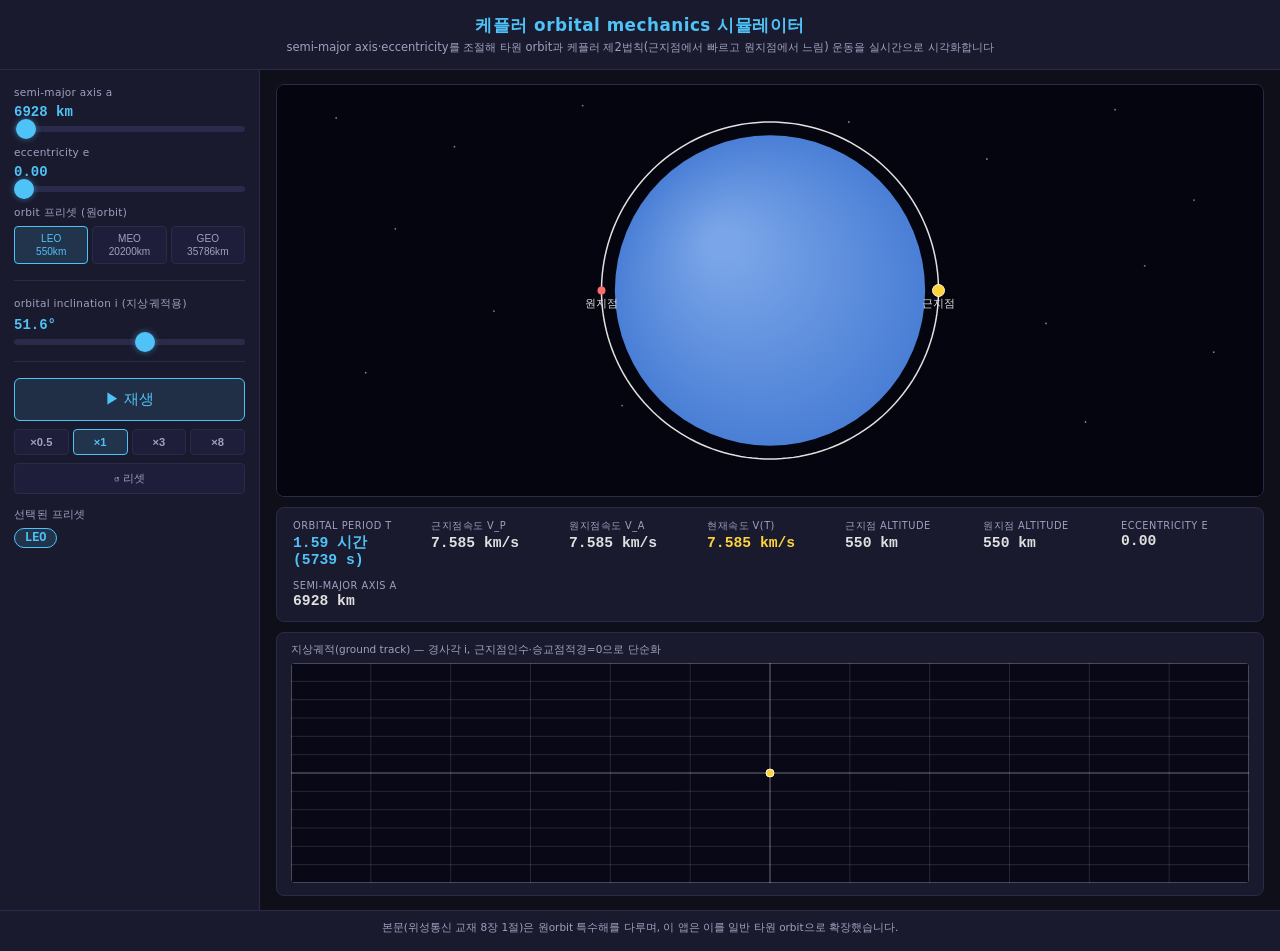
<file: apps/kepler-orbit-sim/index.html>
<!DOCTYPE html>
<html lang="ko">
<head>
  <meta charset="UTF-8">
  <meta name="viewport" content="width=device-width, initial-scale=1.0">
  <title>케플러 orbital mechanics 시뮬레이터</title>
  <link rel="stylesheet" href="css/style.css">
</head>
<body>

<header class="app-header">
  <h1>케플러 orbital mechanics 시뮬레이터</h1>
  <p>semi-major axis·eccentricity를 조절해 타원 orbit과 케플러 제2법칙(근지점에서 빠르고 원지점에서 느림) 운동을 실시간으로 시각화합니다</p>
</header>

<div class="main-layout">
  <!-- 입력 패널 -->
  <aside class="input-panel">

    <!-- semi-major axis -->
    <div class="param-group">
      <span class="param-label">semi-major axis a</span>
      <span class="param-value" id="val-a">6928 km</span>
      <input type="range" id="slider-a" min="6478" max="45000" step="1" value="6928">
    </div>

    <!-- eccentricity -->
    <div class="param-group">
      <span class="param-label">eccentricity e</span>
      <span class="param-value" id="val-e">0.00</span>
      <input type="range" id="slider-e" min="0" max="0.8" step="0.01" value="0">
    </div>

    <!-- 프리셋 -->
    <div class="param-group">
      <span class="param-label">orbit 프리셋 (원orbit)</span>
      <div class="preset-row">
        <button class="preset-btn active" data-preset="LEO">LEO<br>550km</button>
        <button class="preset-btn" data-preset="MEO">MEO<br>20200km</button>
        <button class="preset-btn" data-preset="GEO">GEO<br>35786km</button>
      </div>
    </div>

    <hr class="divider">

    <!-- orbital inclination (지상궤적용) -->
    <div class="param-group">
      <span class="param-label">orbital inclination i (지상궤적용)</span>
      <span class="param-value" id="val-i">51.6°</span>
      <input type="range" id="slider-i" min="0" max="90" step="0.1" value="51.6">
    </div>

    <hr class="divider">

    <!-- 재생 컨트롤 -->
    <div class="controls">
      <button class="play-btn" id="btn-play">▶ 재생</button>
      <div class="speed-row">
        <button class="speed-btn" data-speed="0.5">×0.5</button>
        <button class="speed-btn active" data-speed="1">×1</button>
        <button class="speed-btn" data-speed="3">×3</button>
        <button class="speed-btn" data-speed="8">×8</button>
      </div>
      <button class="reset-btn" id="btn-reset">↺ 리셋</button>
    </div>

    <div class="param-group">
      <span class="param-label">선택된 프리셋</span>
      <span class="param-value badge" id="val-presetbadge">LEO</span>
    </div>

  </aside>

  <!-- 출력 패널 -->
  <div class="output-panel">

    <!-- orbit 애니메이션 캔버스 -->
    <div class="canvas-section">
      <canvas id="orbit-canvas"></canvas>
    </div>

    <!-- 경고 배너 (근지점이 지구 표면 아래로 내려간 비현실적 값일 때) -->
    <div class="warn-box" id="warn-box" style="display:none;"></div>

    <!-- 수치 요약 카드 -->
    <div class="summary-card">
      <div class="summary-item">
        <span class="summary-label">orbital period T</span>
        <span class="summary-value accent" id="sum-T">—</span>
      </div>
      <div class="summary-item">
        <span class="summary-label">근지점속도 v_p</span>
        <span class="summary-value" id="sum-vp">—</span>
      </div>
      <div class="summary-item">
        <span class="summary-label">원지점속도 v_a</span>
        <span class="summary-value" id="sum-va">—</span>
      </div>
      <div class="summary-item">
        <span class="summary-label">현재속도 v(t)</span>
        <span class="summary-value sat" id="sum-vt">—</span>
      </div>
      <div class="summary-item">
        <span class="summary-label">근지점 altitude</span>
        <span class="summary-value" id="sum-rpalt">—</span>
      </div>
      <div class="summary-item">
        <span class="summary-label">원지점 altitude</span>
        <span class="summary-value" id="sum-raalt">—</span>
      </div>
      <div class="summary-item">
        <span class="summary-label">eccentricity e</span>
        <span class="summary-value" id="sum-ecc">—</span>
      </div>
      <div class="summary-item">
        <span class="summary-label">semi-major axis a</span>
        <span class="summary-value" id="sum-sma">—</span>
      </div>
    </div>

    <!-- 지상궤적 -->
    <div class="groundtrack-section">
      <div class="chart-title">지상궤적(ground track) — 경사각 i, 근지점인수·승교점적경=0으로 단순화</div>
      <canvas id="groundtrack-canvas"></canvas>
    </div>

  </div>
</div>

<footer class="app-footnote">
  본문(위성통신 교재 8장 1절)은 원orbit 특수해를 다루며, 이 앱은 이를 일반 타원 orbit으로 확장했습니다.
</footer>

<!-- 스크립트 로드 순서: orbit(물리) → renderer(orbit 캔버스) → groundtrack(지도 캔버스) → main(상태/이벤트) -->
<script src="js/orbit.js"></script>
<script src="js/renderer.js"></script>
<script src="js/groundtrack.js"></script>
<script src="js/main.js"></script>
</body>
</html>
</file>
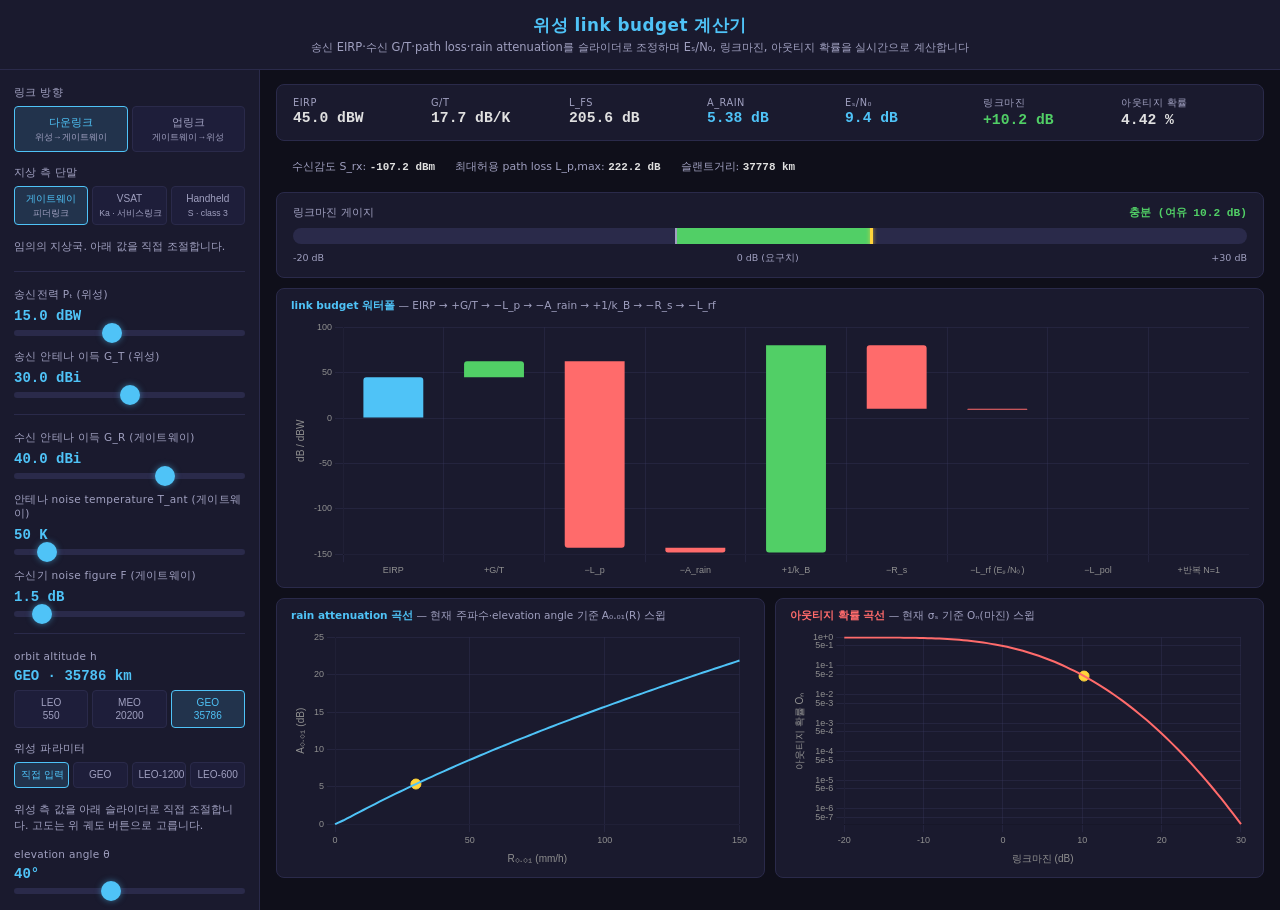
<file: apps/link-budget-calc/index.html>
<!DOCTYPE html>
<html lang="ko">
<head>
  <meta charset="UTF-8">
  <meta name="viewport" content="width=device-width, initial-scale=1.0">
  <title>위성 link budget 계산기</title>
  <link rel="stylesheet" href="css/style.css">
</head>
<body>

<header class="app-header">
  <h1>위성 link budget 계산기</h1>
  <p>송신 EIRP·수신 G/T·path loss·rain attenuation를 슬라이더로 조정하며 Eₛ/N₀, 링크마진, 아웃티지 확률을 실시간으로 계산합니다</p>
</header>

<div class="main-layout">
  <!-- 입력 패널 -->
  <aside class="input-panel">

    <!-- 업/다운링크 토글 -->
    <div class="param-group">
      <span class="param-label">링크 방향</span>
      <div class="preset-row">
        <button class="preset-btn wide active" id="btn-downlink" data-dir="downlink">다운링크<br><span class="preset-sub" id="sub-downlink">위성→게이트웨이</span></button>
        <button class="preset-btn wide" id="btn-uplink" data-dir="uplink">업링크<br><span class="preset-sub" id="sub-uplink">게이트웨이→위성</span></button>
      </div>
    </div>

    <!-- 지상 측 단말 종류 (TR 38.811 Table 4.4-1) -->
    <div class="param-group">
      <span class="param-label">지상 측 단말</span>
      <div class="preset-row">
        <button class="preset-btn active" data-term="gateway">게이트웨이<br><span class="preset-sub">피더링크</span></button>
        <button class="preset-btn" data-term="vsat">VSAT<br><span class="preset-sub">Ka · 서비스링크</span></button>
        <button class="preset-btn" data-term="handheld">Handheld<br><span class="preset-sub">S · class 3</span></button>
      </div>
      <p class="preset-note" id="term-note">임의의 지상국. 아래 값을 직접 조절합니다.</p>
    </div>

    <hr class="divider">

    <!-- 송신 -->
    <div class="param-group">
      <span class="param-label" id="label-pt">송신전력 Pₜ (위성)</span>
      <span class="param-value" id="val-pt">15.0 dBW</span>
      <input type="range" id="slider-pt" min="-10" max="50" step="0.5" value="15">
    </div>

    <div class="param-group">
      <span class="param-label" id="label-gt">송신 안테나 이득 G_T (위성)</span>
      <span class="param-value" id="val-gt">30.0 dBi</span>
      <input type="range" id="slider-gt" min="0" max="60" step="0.5" value="30">
    </div>

    <hr class="divider">

    <!-- 수신 -->
    <div class="param-group">
      <span class="param-label" id="label-gr">수신 안테나 이득 G_R (게이트웨이)</span>
      <span class="param-value" id="val-gr">40.0 dBi</span>
      <input type="range" id="slider-gr" min="0" max="60" step="0.5" value="40">
    </div>

    <div class="param-group">
      <span class="param-label" id="label-tant">안테나 noise temperature T_ant (게이트웨이)</span>
      <span class="param-value" id="val-tant">50 K</span>
      <input type="range" id="slider-tant" min="20" max="290" step="5" value="50">
    </div>

    <div class="param-group">
      <span class="param-label" id="label-f">수신기 noise figure F (게이트웨이)</span>
      <span class="param-value" id="val-f">1.5 dB</span>
      <input type="range" id="slider-f" min="0.5" max="12" step="0.1" value="1.5">
    </div>

    <hr class="divider">

    <!-- orbit -->
    <div class="param-group">
      <span class="param-label">orbit altitude h</span>
      <span class="param-value" id="val-orbit">GEO · 35786 km</span>
      <div class="preset-row" id="orbit-row">
        <button class="preset-btn" data-orbit="550">LEO<br>550</button>
        <button class="preset-btn" data-orbit="20200">MEO<br>20200</button>
        <button class="preset-btn active" data-orbit="35786">GEO<br>35786</button>
      </div>
    </div>

    <!-- 위성 파라미터 프리셋 (TR 38.821 Table 6.1.1.1-2, Set-2, 빔당) -->
    <div class="param-group">
      <span class="param-label">위성 파라미터</span>
      <div class="preset-row">
        <button class="preset-btn active" data-sat="manual">직접 입력</button>
        <button class="preset-btn" data-sat="geo">GEO</button>
        <button class="preset-btn" data-sat="leo1200">LEO-1200</button>
        <button class="preset-btn" data-sat="leo600">LEO-600</button>
      </div>
      <p class="preset-note" id="sat-note">위성 측 값을 아래 슬라이더로 직접 조절합니다.</p>
    </div>

    <div class="param-group">
      <span class="param-label">elevation angle θ</span>
      <span class="param-value" id="val-elevation">40°</span>
      <input type="range" id="slider-elevation" min="5" max="90" step="1" value="40">
    </div>

    <hr class="divider">

    <!-- 주파수 -->
    <div class="param-group">
      <span class="param-label">반송주파수 f_c</span>
      <span class="param-value" id="val-freq">12.0 GHz</span>
      <input type="range" id="slider-freq" min="1" max="30" step="0.5" value="12">
      <div class="preset-row">
        <button class="preset-btn" data-freq="1.5">L<br>1.5</button>
        <button class="preset-btn" data-freq="2.5">S<br>2.5</button>
        <button class="preset-btn" data-freq="6">C<br>6</button>
        <button class="preset-btn active" data-freq="12">Ku<br>12</button>
        <button class="preset-btn" data-freq="20">Ka<br>20</button>
      </div>
    </div>

    <hr class="divider">

    <!-- 강우 -->
    <div class="param-group">
      <span class="param-label">강우강도 R₀.₀₁</span>
      <span class="param-value" id="val-rain">30 mm/h</span>
      <input type="range" id="slider-rain" min="0" max="150" step="1" value="30">
      <div class="preset-row">
        <button class="preset-btn" data-rainregion="10">건조<br>10</button>
        <button class="preset-btn active" data-rainregion="30">온대<br>30</button>
        <button class="preset-btn" data-rainregion="95">열대<br>95</button>
      </div>
    </div>

    <div class="param-group">
      <span class="param-label">rain height h_R</span>
      <span class="param-value" id="val-hr">3.5 km</span>
      <input type="range" id="slider-hr" min="2" max="5" step="0.1" value="3.5">
    </div>

    <div class="param-group">
      <span class="param-label">지상국 altitude h_S</span>
      <span class="param-value" id="val-hs">0.0 km</span>
      <input type="range" id="slider-hs" min="0" max="2" step="0.05" value="0">
    </div>

    <hr class="divider">

    <!-- modulation/심볼률 -->
    <div class="param-group">
      <span class="param-label">심볼률 R_s <span style="font-weight:400;opacity:.7">(로그 눈금)</span></span>
      <span class="param-value" id="val-rs">10.0 Msps</span>
      <input type="range" id="slider-rs" min="-2.5" max="2" step="0.01" value="1">
      <div class="preset-row" style="margin-top:6px">
        <button class="preset-btn" data-rs="0.00375">3.75k<br><span class="preset-sub">NB-IoT 1톤</span></button>
        <button class="preset-btn" data-rs="0.015">15k<br><span class="preset-sub">NB-IoT 1톤</span></button>
        <button class="preset-btn" data-rs="0.18">180k<br><span class="preset-sub">NB-IoT 반송파</span></button>
        <button class="preset-btn" data-rs="1">1M</button>
        <button class="preset-btn" data-rs="10">10M</button>
      </div>
    </div>

    <div class="param-group">
      <span class="param-label">반복 전송 N <span style="font-weight:400;opacity:.7">(로그 눈금)</span></span>
      <span class="param-value" id="val-rep">1회 (+0.0 dB)</span>
      <input type="range" id="slider-rep" min="0" max="11" step="1" value="0">
      <p class="preset-note">같은 블록을 N번 보내 결합할 때의 처리이득 <code>10log₁₀(N)</code>입니다.
        IoT NTN이 협대역과 함께 쓰는 두 번째 수단이며, 대가는 그만큼 낮아지는 실효 데이터율입니다.</p>
    </div>

    <div class="param-group">
      <span class="param-label">CQI index <span style="font-weight:400;opacity:.7">(TS 38.214 CQI table 1)</span></span>
      <span class="param-value" id="val-modulation">CQI 4 · QPSK · 0.602</span>
      <input type="range" id="slider-cqi" min="1" max="15" step="1" value="4">
      <p class="preset-note" id="cqi-note"></p>
    </div>

    <!-- DL 판정 기준 (38.101-5 REFSENS) -->
    <div class="param-group" id="grp-refsens">
      <span class="param-label">DL 판정 기준</span>
      <div class="preset-row">
        <button class="preset-btn wide active" data-dlcrit="esn0">Eₛ/N₀ 기반<br><span class="preset-sub">요구 Eₛ/N₀ 대비</span></button>
        <button class="preset-btn wide" data-dlcrit="refsens">REFSENS<br><span class="preset-sub">TS 38.101-5 §7.3.2</span></button>
      </div>
      <div id="refsens-params" style="display:none">
        <div class="preset-row" style="margin-top:8px">
          <button class="preset-btn" data-band="n256">n256<br><span class="preset-sub">S-band</span></button>
          <button class="preset-btn" data-band="n255">n255<br><span class="preset-sub">L-band</span></button>
        </div>
        <div class="preset-row" style="margin-top:6px">
          <button class="preset-btn" data-scs="15">15 kHz</button>
          <button class="preset-btn" data-scs="30">30 kHz</button>
          <button class="preset-btn" data-scs="60">60 kHz</button>
        </div>
        <div class="preset-row" style="margin-top:6px">
          <button class="preset-btn" data-cbw="3">3</button>
          <button class="preset-btn" data-cbw="5">5</button>
          <button class="preset-btn" data-cbw="10">10</button>
          <button class="preset-btn" data-cbw="15">15</button>
          <button class="preset-btn" data-cbw="20">20 MHz</button>
        </div>
      </div>
      <p class="preset-note" id="refsens-note"></p>
    </div>

    <div class="param-group">
      <span class="param-label">구현 마진 M_impl</span>
      <span class="param-value" id="val-impl">2.0 dB</span>
      <input type="range" id="slider-impl" min="0" max="6" step="0.1" value="2">
    </div>

    <div class="param-group">
      <span class="param-label">급전선 손실 L_rf</span>
      <span class="param-value" id="val-lrf">1.0 dB</span>
      <input type="range" id="slider-lrf" min="0" max="3" step="0.1" value="1">
    </div>

    <div class="param-group">
    <!-- ================= 편파(polarization) 정리 =================
         이 앱에서 편파가 세 갈래로 얽혀 있어 한자리에 적어 둔다.
         셋 다 "편파" 이야기지만 원인도 해법도 서로 다르다.

         [1] Faraday rotation — 위성이 원편파를 쓰는 이유
             전파가 지구 자기장 속 전리층을 지나며 편파면이 회전한다(TR 38.811 §6.8.2).
                 ψ = 108 / f²      (ψ: 회전각[도], f: 반송주파수[GHz])
             주파수 제곱에 반비례한다 — L 1.5GHz 48°, S 2GHz 27°, C 6GHz 3°, Ka 20GHz 0.27°.
             S 대역의 27°는 선편파로는 감당이 안 된다. 원편파는 회전해도 원편파라
             이 현상에 영향받지 않으므로, 위성은 원편파로 내려보낸다.
             → 궤도와 무관하다. 38.811은 "space-borne 또는 airborne 플랫폼"이라 적고,
               38.821의 시뮬레이션 가정도 Satellite polarization = Circular 한 줄로
               GEO/LEO-1200/LEO-600을 가리지 않는다.

         [2] RHCP / LHCP — 편파 시그널링이 존재하는 이유
             원편파에는 우선회(RHCP)와 좌선회(LHCP) 두 종류가 있고 서로 직교한다.
             인접 빔이 서로 다른 회전 방향을 쓰면 같은 주파수를 재사용하면서도
             간섭을 줄일 수 있다(편파 재사용). 단말이 자기 셀의 회전 방향을 알아야
             반대 방향 성분을 걸러낼 수 있으므로 시그널링이 필요해진다.
             → 즉 시그널링의 목적은 Faraday 보상이 아니라 간섭 완화다.
               38.821 §6.2.4는 "특정 시나리오에서, 특히 단말이 RHCP와 LHCP를
               구별할 수 있을 때 유익하다"고 조건을 달았다.
               SIB19에 ntn-PolarizationDL/UL이 따로 있는 것도 상·하향이 다른 편파를
               쓸 수 있어야 재사용 조합이 늘기 때문이다.

         [3] L_pol — 실제로 링크버짓에서 빼는 값 (아래 입력에 반영)
             38.811 Table 4.4-1 NOTE 2는 단말을 단일 무지향성 선편파로 보고
             방향을 가리지 않는 "3 dB 편파 불일치"를 준다.
             38.821 §6.1.1.1은 handheld를 Tx 1 브랜치 · Rx 2 브랜치로 전제하고
             조건을 나눈다. 이 앱은 후자를 따른다 — Rel-17 REFSENS도 Rx 2포트 기준이다.

                 방향  조건                                        L_pol
                 DL    두 Rx 브랜치 결합으로 손실을 막음             0 dB
                 UL    편파 재사용 + 위성이 단일 원편파 수신          3 dB
                 UL    위성이 빔당 이중편파 수신                     0 dB
                 VSAT  원편파 안테나, 손실 없음으로 계산              0 dB

             주의: 선편파 단말은 회전 방향을 알아도 3 dB를 회복하지 못한다.
             편파가 계속 도는 신호를 한 방향 안테나로 받는 이상 절반은 놓친다.
             [2]의 시그널링은 회전 방향을 구별할 수 있는 단말에게만 값어치가 있다.
         ============================================================ -->
      <span class="param-label">편파 손실 L_pol</span>
      <span class="param-value" id="val-lpol">0.0 dB</span>
      <input type="range" id="slider-lpol" min="0" max="6" step="0.5" value="0">
      <div class="preset-row" id="polreuse-row" style="margin-top:6px">
        <button class="preset-btn active" data-polreuse="on">편파 재사용 O<br><span class="preset-sub">위성 수신 단일 원편파</span></button>
        <button class="preset-btn" data-polreuse="off">편파 재사용 X<br><span class="preset-sub">빔당 이중편파 수신</span></button>
      </div>
      <p class="preset-note" id="pol-note"></p>
    </div>

    <hr class="divider">

    <div class="param-group">
      <span class="param-label">쉐도잉 표준편차 σₛ</span>
      <span class="param-value" id="val-sigma">6.0 dB</span>
      <input type="range" id="slider-sigma" min="1" max="15" step="0.5" value="6">
    </div>

  </aside>

  <!-- 출력 패널 -->
  <div class="output-panel">

    <!-- 수치 요약 카드 -->
    <div class="summary-card">
      <div class="summary-item">
        <span class="summary-label">EIRP</span>
        <span class="summary-value" id="sum-eirp">—</span>
      </div>
      <div class="summary-item">
        <span class="summary-label">G/T</span>
        <span class="summary-value" id="sum-gt">—</span>
      </div>
      <div class="summary-item">
        <span class="summary-label">L_FS</span>
        <span class="summary-value" id="sum-lfs">—</span>
      </div>
      <div class="summary-item">
        <span class="summary-label">A_rain</span>
        <span class="summary-value rain" id="sum-arain">—</span>
      </div>
      <div class="summary-item">
        <span class="summary-label">Eₛ/N₀</span>
        <span class="summary-value accent" id="sum-esn0">—</span>
      </div>
      <div class="summary-item">
        <span class="summary-label">링크마진</span>
        <span class="summary-value" id="sum-margin">—</span>
      </div>
      <div class="summary-item">
        <span class="summary-label">아웃티지 확률</span>
        <span class="summary-value" id="sum-outage">—</span>
      </div>
    </div>

    <!-- 보조 지표 -->
    <div class="aux-card">
      <span class="aux-item">수신감도 S_rx: <strong id="aux-srx">—</strong></span>
      <span class="aux-item">최대허용 path loss L_p,max: <strong id="aux-lpmax">—</strong></span>
      <span class="aux-item">슬랜트거리: <strong id="aux-range">—</strong></span>
    </div>

    <!-- 마진 게이지 -->
    <div class="gauge-section">
      <div class="gauge-header">
        <span>링크마진 게이지</span>
        <span id="gauge-status" class="gauge-status">—</span>
      </div>
      <div class="gauge-track">
        <div class="gauge-zero-line"></div>
        <div class="gauge-fill" id="gauge-fill"></div>
        <div class="gauge-marker" id="gauge-marker"></div>
      </div>
      <div class="gauge-scale">
        <span>-20 dB</span>
        <span>0 dB (요구치)</span>
        <span>+30 dB</span>
      </div>
    </div>

    <!-- 워터폴 차트 -->
    <div class="chart-wrap waterfall-wrap">
      <div class="chart-title">
        <span>link budget 워터폴</span> — EIRP → +G/T → −L_p → −A_rain → +1/k_B → −R_s → −L_rf
      </div>
      <div class="chart-container waterfall-container">
        <canvas id="chart-waterfall"></canvas>
      </div>
    </div>

    <!-- 곡선 그래프 영역 -->
    <div class="charts-grid">
      <div class="chart-wrap">
        <div class="chart-title">
          <span class="rain-title">rain attenuation 곡선</span> — 현재 주파수·elevation angle 기준 A₀.₀₁(R) 스윕
        </div>
        <div class="chart-container">
          <canvas id="chart-rain"></canvas>
        </div>
      </div>
      <div class="chart-wrap">
        <div class="chart-title">
          <span class="outage-title">아웃티지 확률 곡선</span> — 현재 σₛ 기준 Oₙ(마진) 스윕
        </div>
        <div class="chart-container">
          <canvas id="chart-outage"></canvas>
        </div>
      </div>
    </div>

  </div>
</div>

<!-- 스크립트 로드 순서: Chart.js → linkbudget → rain → charts → main -->
<script src="js/vendor/chart.umd.min.js"></script>
<script src="js/linkbudget.js"></script>
<script src="js/rain.js"></script>
<script src="js/charts.js"></script>
<script>
// main 애플리케이션 로직 (전역, type="module" 불사용)

(function () {

  var DOWNLINK_DEFAULTS = { Pt: 15, GT: 30, GR: 40, Tant: 50, F: 1.5 };
  var UPLINK_DEFAULTS = { Pt: 40, GT: 55, GR: 20, Tant: 290, F: 3.0 };

  // 위성 쪽 기본값 — 지상 단말을 바꿔도 위성 측은 이 값을 유지한다.
  //   다운링크: 위성이 송신(Pt, GT) · 업링크: 위성이 수신(GR, Tant, F)
  var SAT = { tx: { Pt: 15, GT: 30 }, rx: { GR: 20, Tant: 290, F: 3.0 } };

  // 지상 측 단말 — VSAT과 handheld는 3GPP TR 38.811 Table 4.4-1의 최소 RF 특성.
  //   VSAT     : 2 W(33 dBm), 60cm 개구 원편파, Tx 43.2 / Rx 39.7 dBi, NF 1.2 dB → G/T 18.5 dB/K
  //   handheld : 200 mW(23 dBm), 무지향성 선편파, Tx·Rx 0 dBi, NF 9 dB → G/T -33.6 dB/K
  //   Tant는 표에 없으므로 표의 G/T를 재현하는 값을 역산해 넣었다(VSAT 40 K, handheld 290 K).
  //   handheld의 L_pol 3 dB는 같은 표 NOTE 2 — 선편파 단말 대 원편파 위성 안테나의 불일치.
  var TERMINALS = {
    gateway: {
      name: '게이트웨이',
      tx: { Pt: 40, GT: 55 }, rx: { GR: 40, Tant: 50, F: 1.5 },
      pol: 'none', fcDL: 12, fcUL: 14,
      note: '임의의 지상국. 아래 값을 직접 조절합니다.'
    },
    vsat: {
      name: 'VSAT',
      tx: { Pt: 3, GT: 43.2 }, rx: { GR: 39.7, Tant: 40, F: 1.2 },
      pol: 'none', fcDL: 20, fcUL: 30,
      note: 'TR 38.811 Table 4.4-1 · 2 W(33 dBm), 60 cm 개구, 원편파. G/T 18.5 dB/K, EIRP 45.75 dBW.'
    },
    handheld: {
      name: 'Handheld (3GPP class 3)',
      tx: { Pt: -7, GT: 0 }, rx: { GR: 0, Tant: 290, F: 9.0 },
      pol: 'handheld', fcDL: 2.0, fcUL: 2.0,
      note: 'TR 38.811 Table 4.4-1 · 200 mW(23 dBm), 무지향성 선편파 0 dBi, NF 9 dB. G/T −33.6 dB/K, EIRP −7 dBW. 선편파↔원편파 불일치로 L_pol 3 dB가 자동 반영됩니다(NOTE 2).'
    }
  };

  // 송·수신 주체는 링크 방향에 따라 뒤바뀐다. 지상 측 이름은 선택한 단말명을 넣는다.
  function labelsFor(dir, groundName) {
    var txSide = dir === 'downlink' ? '위성' : groundName;
    var rxSide = dir === 'downlink' ? groundName : '위성';
    return {
      pt: '송신전력 Pₜ (' + txSide + ')',
      gt: '송신 안테나 이득 G_T (' + txSide + ')',
      gr: '수신 안테나 이득 G_R (' + rxSide + ')',
      tant: '안테나 noise temperature T_ant (' + rxSide + ')',
      f: '수신기 noise figure F (' + rxSide + ')'
    };
  }

  // ---- CQI 사다리 (3GPP TS 38.214 §5.2.2.1, CQI table 1) ----
  // 규정된 것은 "CQI index → 변조차수·부호율·스펙트럼효율"과 그 목표 BLER(≤ 10%)까지다.
  // 3GPP는 CQI별 요구 SNR을 규정하지 않는다 — 채널·수신기 구현에 달린 값이기 때문이다.
  // 그래서 요구 Es/N0는 아래처럼 유도하고, 그 사실을 화면에 명시한다.
  //     (Es/N0)_req = 10log10(2^SE − 1) + M_impl
  // 앞항은 스펙트럼효율 SE를 내기 위한 Shannon 하한, M_impl은 부호화·구현 손실을 담는 마진.
  var CQI = [
    null,
    { mod: 'QPSK',  R: 0.0762, SE: 0.1523 }, { mod: 'QPSK',  R: 0.1172, SE: 0.2344 },
    { mod: 'QPSK',  R: 0.1885, SE: 0.3770 }, { mod: 'QPSK',  R: 0.3008, SE: 0.6016 },
    { mod: 'QPSK',  R: 0.4385, SE: 0.8770 }, { mod: 'QPSK',  R: 0.5879, SE: 1.1758 },
    { mod: '16QAM', R: 0.3691, SE: 1.4766 }, { mod: '16QAM', R: 0.4785, SE: 1.9141 },
    { mod: '16QAM', R: 0.6016, SE: 2.4063 }, { mod: '64QAM', R: 0.4551, SE: 2.7305 },
    { mod: '64QAM', R: 0.5537, SE: 3.3223 }, { mod: '64QAM', R: 0.6504, SE: 3.9023 },
    { mod: '64QAM', R: 0.7539, SE: 4.5234 }, { mod: '64QAM', R: 0.8525, SE: 5.1152 },
    { mod: '64QAM', R: 0.9258, SE: 5.5547 }
  ];


  // ---- 위성 파라미터 (3GPP TR 38.821 Table 6.1.1.1-2, Set-2 · 빔당) ----
  // DL은 EIRP density(dBW/MHz)로 주어지므로 EIRP = density + 10log10(대역폭[MHz]).
  // 이 앱은 대역폭을 심볼률로 근사하므로 Pt = EIRP - G_T로 역산해 넣는다.
  // UL은 G/T가 직접 주어진다. 앱은 G/T를 G_R·T_ant·F에서 계산하므로,
  // T_ant를 290 K로 고정하고 목표 G/T가 나오도록 F를 역산해 채운다.
  var SATS = {
    geo:     { alt: 35786,
               S:  { dens: 53.5, txG: 45.5, gt: 14.0,  rxG: 45.5, ap: '12 m' },
               Ka: { dens: 32.0, txG: 50.5, gt: 20.0,  rxG: 50.5, ap: '2 m / 1.33 m' } },
    leo1200: { alt: 1200,
               S:  { dens: 34.0, txG: 24.0, gt: -4.9,  rxG: 24.0, ap: '1 m' },
               Ka: { dens: 2.0,  txG: 30.5, gt: 5.0,   rxG: 30.5, ap: '0.2 m / 0.13 m' } },
    leo600:  { alt: 600,
               S:  { dens: 28.0, txG: 24.0, gt: -4.9,  rxG: 24.0, ap: '1 m' },
               Ka: { dens: -4.0, txG: 30.5, gt: 5.0,   rxG: 30.5, ap: '0.2 m / 0.13 m' } }
  };

  // 목표 G/T를 내는 noise figure 역산 (T_ant 고정)
  function nfForGT_dB(GR_dB, gt_dB, Tant_K) {
    var tsys = Math.pow(10, (GR_dB - gt_dB) / 10);
    var te = tsys - Tant_K;
    if (te <= 0) return 0.5;
    return Math.min(12, Math.max(0.5, 10 * Math.log10(1 + te / LinkBudget.T0)));
  }

  function satBandKey() { return state.terminal === 'vsat' ? 'Ka' : 'S'; }

  function applySatellite() {
    Array.prototype.forEach.call(document.querySelectorAll('[data-sat]'), function (b) {
      b.classList.toggle('active', b.getAttribute('data-sat') === state.sat);
    });
    var locked = (state.sat !== 'manual');
    el['orbit-row'].style.opacity = locked ? '0.45' : '';
    el['orbit-row'].style.pointerEvents = locked ? 'none' : '';
    if (!locked) {
      el['sat-note'].textContent = '위성 측 값을 아래 슬라이더로 직접 조절합니다. 고도는 위 궤도 버튼으로 고릅니다.';
      return;
    }
    var S = SATS[state.sat], p = S[satBandKey()];
    state.h_km = S.alt;
    el['val-orbit'].textContent =
      (S.alt === 35786 ? 'GEO' : 'LEO') + ' · ' + S.alt + ' km';
    Array.prototype.forEach.call(document.querySelectorAll('[data-orbit]'), function (b) {
      b.classList.toggle('active', parseInt(b.getAttribute('data-orbit'), 10) === S.alt);
    });

    if (state.direction === 'downlink') {
      state.GT = p.txG;
      state.Pt = p.dens + 10 * Math.log10(Math.max(state.Rs, 0.001)) - p.txG;
    } else {
      state.GR = p.rxG;
      state.Tant = 290;
      state.F = nfForGT_dB(p.rxG, p.gt, 290);
    }
    var eirp = p.dens + 10 * Math.log10(Math.max(state.Rs, 0.001));
    el['sat-note'].innerHTML =
      'TR 38.821 Table 6.1.1.1-2 Set-2 · 빔당 · ' + satBandKey() + '-band · 등가 개구 ' + p.ap + '<br>'
      + 'DL: EIRP density <b>' + p.dens.toFixed(1) + ' dBW/MHz</b> → 대역폭 ' + state.Rs.toFixed(2)
      + ' MHz 기준 EIRP <b>' + eirp.toFixed(1) + ' dBW</b> · Tx 이득 ' + p.txG.toFixed(1) + ' dBi<br>'
      + 'UL: <b>G/T ' + p.gt.toFixed(1) + ' dB/K</b> · Rx 이득 ' + p.rxG.toFixed(1) + ' dBi '
      + '(T_ant 290 K 고정, F를 역산해 채웁니다)<br>'
      + '<b>고도는 이 프리셋이 정합니다</b> — 위 궤도 버튼은 잠깁니다. '
      + '직접 고르시려면 \'직접 입력\'으로 되돌리십시오.';
  }

  // ---- DL 참조감도 (3GPP TS 38.101-5 §7.3.2, Table 7.3.2-1) ----
  // REFSENS는 "각 UE 안테나 포트에 인가되는 최소 평균전력으로, 그때 처리율이 기준
  // 측정채널 최대치의 95% 이상"이 되는 값이다. QPSK 기준이고 Rx 안테나 포트 2개를 전제한다.
  // 수신기 noise figure와 요구 SNR이 이미 이 한 숫자에 포함되어 있다 —
  // 그래서 REFSENS 모드에서는 T_ant·F 슬라이더가 판정에 관여하지 않는다.
  // (같은 규격 §7.3B의 시뮬레이션 전제: SNR_REFSENS = -1 dB)
  // 여기 담은 것은 NTN handheld 대역 n255(L)·n256(S) 두 개뿐이다.
  var REFSENS = {
    n256: { 15: { 3: -101.7, 5: -99.5, 10: -96.3, 15: -94.5, 20: -93.3 },
            30: { 10: -96.6, 15: -94.6, 20: -93.5 },
            60: { 10: -97.0, 15: -94.9, 20: -93.7 } },
    n255: { 15: { 3: -101.7, 5: -100.0, 10: -96.8, 15: -95.0, 20: -93.8 },
            30: { 10: -97.1, 15: -95.1, 20: -94.0 },
            60: { 10: -97.5, 15: -95.4, 20: -94.2 } }
  };
  var BAND_NAME = { n256: 'n256 (S-band, DL 2170~2200 MHz)', n255: 'n255 (L-band)' };

  function refsens_dBm(band, scs, cbw) {
    var b = REFSENS[band]; if (!b || !b[scs]) return null;
    var v = b[scs][cbw];
    return (typeof v === 'number') ? v : null;
  }

  function requiredEsN0_dB(cqi, implMargin_dB) {
    var se = CQI[cqi].SE;
    return 10 * Math.log10(Math.pow(2, se) - 1) + implMargin_dB;
  }

  // ---- 상태 ----
  var state = {
    direction: 'downlink',
    terminal: 'gateway',
    Lpol: 0,
    Pt: 15,
    GT: 30,
    GR: 40,
    Tant: 50,
    F: 1.5,
    h_km: 35786,
    elevation: 40,
    fc_GHz: 12,
    R001: 30,
    hR: 3.5,
    hS: 0,
    Rs: 10,
    cqi: 4,
    implMargin: 2.0,
    rep: 1,
    polReuse: true,
    sat: 'manual',
    dlCrit: 'esn0',
    band: 'n256',
    scs: 15,
    cbw: 5,
    EsN0min: 0,
    modulation: 'QPSK',
    Lrf: 1.0,
    sigma_s: 6.0
  };

  // ---- DOM 참조 ----
  var el = {};
  [
    'btn-downlink', 'btn-uplink',
    'label-pt', 'val-pt', 'slider-pt',
    'label-gt', 'val-gt', 'slider-gt',
    'label-gr', 'val-gr', 'slider-gr',
    'label-tant', 'val-tant', 'slider-tant',
    'label-f', 'val-f', 'slider-f',
    'val-orbit',
    'val-elevation', 'slider-elevation',
    'val-freq', 'slider-freq',
    'val-rain', 'slider-rain',
    'val-hr', 'slider-hr',
    'val-hs', 'slider-hs',
    'val-rs', 'slider-rs',
    'val-rep', 'slider-rep',
    'val-modulation', 'slider-cqi', 'cqi-note',
    'grp-refsens', 'refsens-params', 'refsens-note', 'sat-note', 'orbit-row',
    'val-impl', 'slider-impl',
    'val-lrf', 'slider-lrf',
    'val-lpol', 'slider-lpol', 'polreuse-row', 'pol-note',
    'term-note', 'sub-downlink', 'sub-uplink',
    'val-sigma', 'slider-sigma',
    'sum-eirp', 'sum-gt', 'sum-lfs', 'sum-arain', 'sum-esn0', 'sum-margin', 'sum-outage',
    'aux-srx', 'aux-lpmax', 'aux-range',
    'gauge-fill', 'gauge-marker', 'gauge-status',
    'chart-waterfall', 'chart-rain', 'chart-outage'
  ].forEach(function (id) {
    el[id] = document.getElementById(id);
  });

  // ---- 초기화 ----
  function init() {
    bindSliders();
    bindPresets();
    bindDirectionToggle();

    LBCharts.initWaterfall(el['chart-waterfall']);
    LBCharts.initRainCurve(el['chart-rain']);
    LBCharts.initOutageCurve(el['chart-outage']);

    applyCqi();
    applyTerminal();   // 라벨·슬라이더·계산을 한 번에 초기화한다

    window.addEventListener('resize', function () {
      // Chart.js가 responsive:true이므로 별도 처리 불필요
    });
  }

  function bindSliders() {
    el['slider-pt'].addEventListener('input', function () {
      state.Pt = parseFloat(this.value);
      el['val-pt'].textContent = state.Pt.toFixed(1) + ' dBW';
      recompute();
    });
    el['slider-gt'].addEventListener('input', function () {
      state.GT = parseFloat(this.value);
      el['val-gt'].textContent = state.GT.toFixed(1) + ' dBi';
      recompute();
    });
    el['slider-gr'].addEventListener('input', function () {
      state.GR = parseFloat(this.value);
      el['val-gr'].textContent = state.GR.toFixed(1) + ' dBi';
      recompute();
    });
    el['slider-tant'].addEventListener('input', function () {
      state.Tant = parseFloat(this.value);
      el['val-tant'].textContent = state.Tant.toFixed(0) + ' K';
      recompute();
    });
    el['slider-f'].addEventListener('input', function () {
      state.F = parseFloat(this.value);
      el['val-f'].textContent = state.F.toFixed(1) + ' dB';
      recompute();
    });
    el['slider-elevation'].addEventListener('input', function () {
      state.elevation = parseFloat(this.value);
      el['val-elevation'].textContent = state.elevation.toFixed(0) + '°';
      recompute();
    });
    el['slider-freq'].addEventListener('input', function () {
      state.fc_GHz = parseFloat(this.value);
      el['val-freq'].textContent = state.fc_GHz.toFixed(1) + ' GHz';
      updateFreqPresetActive();
      recompute();
    });
    el['slider-rain'].addEventListener('input', function () {
      state.R001 = parseFloat(this.value);
      el['val-rain'].textContent = state.R001.toFixed(0) + ' mm/h';
      updateRainPresetActive();
      recompute();
    });
    el['slider-hr'].addEventListener('input', function () {
      state.hR = parseFloat(this.value);
      el['val-hr'].textContent = state.hR.toFixed(1) + ' km';
      recompute();
    });
    el['slider-hs'].addEventListener('input', function () {
      state.hS = parseFloat(this.value);
      el['val-hs'].textContent = state.hS.toFixed(2) + ' km';
      recompute();
    });
    el['slider-rs'].addEventListener('input', function () {
      state.Rs = Math.pow(10, parseFloat(this.value));
      applySymbolRate();
      recompute();
    });
    Array.prototype.forEach.call(document.querySelectorAll('[data-polreuse]'), function (btn) {
      btn.addEventListener('click', function () {
        state.polReuse = (btn.getAttribute('data-polreuse') === 'on');
        applyPolarization(); syncSlidersFromState(); recompute();
      });
    });
    el['slider-rep'].addEventListener('input', function () {
      state.rep = Math.pow(2, parseInt(this.value, 10));
      applyRepetition();
      recompute();
    });
    Array.prototype.forEach.call(document.querySelectorAll('[data-rs]'), function (btn) {
      btn.addEventListener('click', function () {
        state.Rs = parseFloat(btn.getAttribute('data-rs'));
        applySymbolRate();
        applySatellite();          // DL EIRP는 대역폭에 걸려 있으므로 다시 계산
        syncSlidersFromState();
        recompute();
      });
    });
    el['slider-lrf'].addEventListener('input', function () {
      state.Lrf = parseFloat(this.value);
      el['val-lrf'].textContent = state.Lrf.toFixed(1) + ' dB';
      recompute();
    });
    el['slider-lpol'].addEventListener('input', function () {
      state.Lpol = parseFloat(this.value);
      el['val-lpol'].textContent = state.Lpol.toFixed(1) + ' dB';
      recompute();
    });
    Array.prototype.forEach.call(document.querySelectorAll('[data-term]'), function (btn) {
      btn.addEventListener('click', function () {
        setTerminal(btn.getAttribute('data-term'));
      });
    });
    el['slider-sigma'].addEventListener('input', function () {
      state.sigma_s = parseFloat(this.value);
      el['val-sigma'].textContent = state.sigma_s.toFixed(1) + ' dB';
      recompute();
    });
  }

  function bindPresets() {
    // orbit 프리셋
    document.querySelectorAll('[data-orbit]').forEach(function (btn) {
      btn.addEventListener('click', function () {
        var h = parseInt(this.getAttribute('data-orbit'));
        state.h_km = h;
        var label = h === 550 ? 'LEO' : (h === 20200 ? 'MEO' : 'GEO');
        el['val-orbit'].textContent = label + ' · ' + h + ' km';
        setActive('[data-orbit]', this);
        // 고도를 직접 고른 순간 위성 프리셋은 풀린다 — 둘이 같은 값을 다투지 않게.
        state.sat = 'manual';
        applySatellite();
        syncSlidersFromState();
        recompute();
      });
    });

    // 주파수 프리셋
    document.querySelectorAll('[data-freq]').forEach(function (btn) {
      btn.addEventListener('click', function () {
        var f = parseFloat(this.getAttribute('data-freq'));
        state.fc_GHz = f;
        el['slider-freq'].value = f;
        el['val-freq'].textContent = f.toFixed(1) + ' GHz';
        setActive('[data-freq]', this);
        recompute();
      });
    });

    // 강우 지역 프리셋
    document.querySelectorAll('[data-rainregion]').forEach(function (btn) {
      btn.addEventListener('click', function () {
        var r = parseFloat(this.getAttribute('data-rainregion'));
        state.R001 = r;
        el['slider-rain'].value = r;
        el['val-rain'].textContent = r.toFixed(0) + ' mm/h';
        setActive('[data-rainregion]', this);
        recompute();
      });
    });

    el['slider-cqi'].addEventListener('input', function () {
      state.cqi = parseInt(this.value, 10);
      applyCqi();
      recompute();
    });
    Array.prototype.forEach.call(document.querySelectorAll('[data-sat]'), function (btn) {
      btn.addEventListener('click', function () {
        state.sat = btn.getAttribute('data-sat');
        applySatellite(); syncSlidersFromState(); recompute();
      });
    });
    ['dlcrit','band','scs','cbw'].forEach(function (key) {
      Array.prototype.forEach.call(document.querySelectorAll('[data-' + key + ']'), function (btn) {
        btn.addEventListener('click', function () {
          var v = btn.getAttribute('data-' + key);
          if (key === 'dlcrit') state.dlCrit = v;
          else if (key === 'band') state.band = v;
          else if (key === 'scs') state.scs = parseInt(v, 10);
          else state.cbw = parseInt(v, 10);
          applyRefsens();
          recompute();
        });
      });
    });
    el['slider-impl'].addEventListener('input', function () {
      state.implMargin = parseFloat(this.value);
      el['val-impl'].textContent = state.implMargin.toFixed(1) + ' dB';
      applyCqi();
      recompute();
    });
  }

  // 심볼률은 3.75 kHz(NB-IoT 단일톤)부터 100 Msps까지 다섯 자릿수를 오간다.
  // 선형 슬라이더로는 관심 구간이 끝에 뭉치므로 로그 눈금을 쓰고, 표시 단위만 바꿔 준다.
  function applySymbolRate() {
    var r = state.Rs;
    el['val-rs'].textContent = (r < 1)
      ? (r * 1000).toFixed(r < 0.01 ? 2 : 1) + ' ksps'
      : r.toFixed(r < 10 ? 2 : 1) + ' Msps';
    el['slider-rs'].value = Math.log10(r);
    Array.prototype.forEach.call(document.querySelectorAll('[data-rs]'), function (b) {
      b.classList.toggle('active', Math.abs(parseFloat(b.getAttribute('data-rs')) - r) < 1e-9);
    });
  }

  // 편파 손실은 상수가 아니다 (TR 38.821 §6.1.1.1, handheld는 Tx 1 · Rx 2 브랜치 전제).
  //   DL — 두 Rx 브랜치를 결합해 depolarization 손실을 막는다              → 0 dB
  //   UL — 편파 재사용 + 위성이 단일 원편파로 수신                          → 3 dB
  //        위성이 빔당 이중편파로 수신                                      → 0 dB
  //   VSAT — 링크버짓은 depolarization 손실 없음으로 계산한다               → 0 dB
  // 38.811 Table 4.4-1 NOTE 2의 "3 dB"는 단말을 단일 선편파로 볼 때의 값이라
  // 방향을 가리지 않는다. Rx 2포트를 전제하는 38.821·Rel-17 쪽을 따른다.
  function polLoss_dB() {
    var t = TERMINALS[state.terminal];
    if (t.pol !== 'handheld') return 0;
    if (state.direction === 'downlink') return 0;
    return state.polReuse ? 3 : 0;
  }

  function applyPolarization() {
    state.Lpol = polLoss_dB();
    var t = TERMINALS[state.terminal];
    var isHH = (t.pol === 'handheld');
    var showReuse = isHH && state.direction === 'uplink';
    el['polreuse-row'].style.display = showReuse ? '' : 'none';
    Array.prototype.forEach.call(document.querySelectorAll('[data-polreuse]'), function (b) {
      b.classList.toggle('active', (b.getAttribute('data-polreuse') === 'on') === state.polReuse);
    });
    el['pol-note'].innerHTML = !isHH
      ? (state.terminal === 'vsat'
          ? 'VSAT은 원편파 안테나라 depolarization 손실 없음으로 계산합니다 (TR 38.821 §6.1.1.1).'
          : '지상국 구성에 따라 직접 넣으십시오.')
      : (state.direction === 'downlink'
          ? '<b>DL 0 dB</b> — 단말이 Rx 두 브랜치를 결합해 depolarization 손실을 막습니다 (TR 38.821 §6.1.1.1).'
          : (state.polReuse
              ? '<b>UL 3 dB</b> — 편파 재사용을 적용하고 위성이 단일 원편파로 수신할 때 (frequency reuse 3 등).'
              : '<b>UL 0 dB</b> — 위성이 빔당 이중편파로 수신할 때 (frequency reuse 1·3 등).'));
  }

  function repGain_dB() { return 10 * Math.log10(state.rep); }

  function applyRepetition() {
    el['val-rep'].textContent = state.rep + '회 (+' + repGain_dB().toFixed(1) + ' dB)';
    el['slider-rep'].value = Math.round(Math.log2(state.rep));
  }

  // DL 판정 기준 UI 갱신. REFSENS 값이 없는 조합(대역폭 미지원)은 그대로 알린다.
  function applyRefsens() {
    var dl = state.direction === 'downlink';
    el['grp-refsens'].style.display = dl ? '' : 'none';
    var useRef = dl && state.dlCrit === 'refsens';
    el['refsens-params'].style.display = useRef ? '' : 'none';

    [['dlcrit', state.dlCrit], ['band', state.band],
     ['scs', String(state.scs)], ['cbw', String(state.cbw)]].forEach(function (kv) {
      Array.prototype.forEach.call(document.querySelectorAll('[data-' + kv[0] + ']'), function (b) {
        b.classList.toggle('active', b.getAttribute('data-' + kv[0]) === kv[1]);
      });
    });

    if (!useRef) {
      el['refsens-note'].textContent =
        dl ? '요구 Eₛ/N₀(CQI에서 유도) 대비로 마진을 봅니다.' : '업링크에는 REFSENS 기준이 적용되지 않습니다.';
      return;
    }
    var r = refsens_dBm(state.band, state.scs, state.cbw);
    el['refsens-note'].innerHTML = (r === null)
      ? '<b>이 조합은 규격 표에 값이 없습니다.</b> 대역폭을 바꿔 보십시오.'
      : BAND_NAME[state.band] + ' · SCS ' + state.scs + ' kHz · ' + state.cbw + ' MHz<br>'
        + 'REFSENS = <b>' + r.toFixed(1) + ' dBm</b> (TS 38.101-5 Table 7.3.2-1, QPSK, Rx 안테나 2포트, '
        + '처리율 ≥ 최대치의 95%).<br>수신기 noise figure와 요구 SNR이 이 값에 이미 포함돼 있어, '
        + '이 모드에서는 <b>T_ant·F 슬라이더가 판정에 관여하지 않습니다.</b>';
  }

  // CQI가 정하는 것은 변조·부호율·효율까지이고, 요구 Es/N0는 거기서 유도한다.
  function applyCqi() {
    var c = CQI[state.cqi];
    state.modulation = c.mod;
    state.EsN0min = requiredEsN0_dB(state.cqi, state.implMargin);
    el['val-modulation'].textContent =
      'CQI ' + state.cqi + ' · ' + c.mod + ' · ' + c.SE.toFixed(4) + ' bit/s/Hz';
    el['cqi-note'].innerHTML =
      '부호율 R = ' + c.R.toFixed(4) + ' · 요구 Eₛ/N₀ = <b>' + state.EsN0min.toFixed(1) + ' dB</b><br>' +
      'CQI 표의 목표는 <b>BLER ≤ 10%</b>입니다(TS 38.214 §5.2.2.1). ' +
      '3GPP는 CQI별 요구 SNR을 규정하지 않으므로, 위 값은 ' +
      '<code>10log₁₀(2^SE − 1) + M_impl</code>로 유도한 것입니다 — 규격값이 아닙니다. ' +
      'BLER 1%를 쓰시려면 구현 마진을 0.5~1 dB 올려 잡으십시오.';
  }

  function bindDirectionToggle() {
    el['btn-downlink'].addEventListener('click', function () {
      setDirection('downlink');
    });
    el['btn-uplink'].addEventListener('click', function () {
      setDirection('uplink');
    });
  }

  function setDirection(dir) {
    state.direction = dir;
    el['btn-downlink'].classList.toggle('active', dir === 'downlink');
    el['btn-uplink'].classList.toggle('active', dir === 'uplink');
    applyTerminal();
  }

  // 지상 단말과 링크 방향에 맞춰 송·수신 양쪽 값을 채운다.
  //   다운링크: 위성이 송신 → Pt·GT는 위성, GR·Tant·F는 지상 단말
  //   업링크  : 지상 단말이 송신 → Pt·GT는 단말, GR·Tant·F는 위성
  function applyTerminal() {
    var t = TERMINALS[state.terminal];
    var dl = state.direction === 'downlink';

    var tx = dl ? SAT.tx : t.tx;
    var rx = dl ? t.rx : SAT.rx;
    state.Pt = tx.Pt; state.GT = tx.GT;
    state.GR = rx.GR; state.Tant = rx.Tant; state.F = rx.F;
    state.fc_GHz = dl ? t.fcDL : t.fcUL;

    Array.prototype.forEach.call(document.querySelectorAll('[data-term]'), function (b) {
      b.classList.toggle('active', b.getAttribute('data-term') === state.terminal);
    });
    el['term-note'].textContent = t.note;
    el['sub-downlink'].textContent = '위성→' + t.name;
    el['sub-uplink'].textContent = t.name + '→위성';

    applyDirectionLabels();
    applyRefsens();
    applyPolarization();
    applySatellite();
    syncSlidersFromState();
    recompute();
  }

  function setTerminal(key) {
    if (!TERMINALS[key]) return;
    state.terminal = key;
    applyTerminal();
  }

  function applyDirectionLabels() {
    var L = labelsFor(state.direction, TERMINALS[state.terminal].name);
    el['label-pt'].textContent = L.pt;
    el['label-gt'].textContent = L.gt;
    el['label-gr'].textContent = L.gr;
    el['label-tant'].textContent = L.tant;
    el['label-f'].textContent = L.f;
  }

  function syncSlidersFromState() {
    el['slider-pt'].value = state.Pt;
    el['val-pt'].textContent = state.Pt.toFixed(1) + ' dBW';
    el['slider-gt'].value = state.GT;
    el['val-gt'].textContent = state.GT.toFixed(1) + ' dBi';
    el['slider-gr'].value = state.GR;
    el['val-gr'].textContent = state.GR.toFixed(1) + ' dBi';
    el['slider-tant'].value = state.Tant;
    el['val-tant'].textContent = state.Tant.toFixed(0) + ' K';
    el['slider-f'].value = state.F;
    el['val-f'].textContent = state.F.toFixed(1) + ' dB';
    applySymbolRate();
    applyRepetition();
    el['slider-lpol'].value = state.Lpol;
    el['val-lpol'].textContent = state.Lpol.toFixed(1) + ' dB';
    el['slider-freq'].value = state.fc_GHz;
    el['val-freq'].textContent = state.fc_GHz.toFixed(1) + ' GHz';
    updateFreqPresetActive();
  }

  function setActive(selector, activeBtn) {
    document.querySelectorAll(selector).forEach(function (b) {
      b.classList.remove('active');
    });
    activeBtn.classList.add('active');
  }

  function updateFreqPresetActive() {
    document.querySelectorAll('[data-freq]').forEach(function (btn) {
      btn.classList.toggle('active', parseFloat(btn.getAttribute('data-freq')) === state.fc_GHz);
    });
  }

  function updateRainPresetActive() {
    document.querySelectorAll('[data-rainregion]').forEach(function (btn) {
      btn.classList.toggle('active', parseFloat(btn.getAttribute('data-rainregion')) === state.R001);
    });
  }

  // ---- 계산 & 렌더링 ----
  function recompute() {
    // EIRP, G/T
    var eirp = LinkBudget.eirp_dBW(state.Pt, state.GT);
    var tsys = LinkBudget.sysNoiseTemp_K(state.Tant, state.F);
    var gt = LinkBudget.gt_dB(state.GR, tsys);

    // 슬랜트 거리, 자유공간 손실
    var d_km = LinkBudget.slantRange_km(state.h_km, state.elevation);
    var lfs = LinkBudget.freeSpaceLoss_dB(d_km, state.fc_GHz);

    // rain attenuation
    var rain = RainModel.rainAttenuation({
      fc_GHz: state.fc_GHz,
      elevation_deg: state.elevation,
      hR_km: state.hR,
      hS_km: state.hS,
      R001_mmh: state.R001
    });
    var arain = rain.A001;

    // Es/N0, 링크마진
    var rsDb = LinkBudget.symbolRate_dB(state.Rs);
    // 편파 불일치는 급전선 손실과 같은 자리에서 빠지는 항이라 함께 넘긴다.
    // 반복 결합 이득은 수신 후 처리에서 얻는 것이라 Es/N0에 그대로 더한다.
    var esn0 = LinkBudget.esN0_dB(eirp, gt, lfs, arain, rsDb, state.Lrf + state.Lpol)
             + repGain_dB();
    var margin = LinkBudget.linkMargin_dB(esn0, state.EsN0min);

    // REFSENS 모드에서는 수신전력을 규격의 참조감도와 직접 비교한다.
    // 안테나 포트에 인가되는 전력이 기준이므로 G_R까지만 더하고 G/T·Rs는 쓰지 않는다.
    var prx_dBm = eirp + state.GR - lfs - arain - state.Lrf - state.Lpol + 30;
    var refs = refsens_dBm(state.band, state.scs, state.cbw);
    var useRef = (state.direction === 'downlink' && state.dlCrit === 'refsens' && refs !== null);
    if (useRef) margin = prx_dBm - refs + repGain_dB();

    // 아웃티지 확률
    var outage = LinkBudget.outageProbability(margin, state.sigma_s);

    // 보조 지표: 수신감도, 최대허용 path loss
    var srxDbw = LinkBudget.sensitivity_dBW(state.EsN0min, rsDb, tsys);
    var srxDbm = srxDbw + 30;
    var lpMax = LinkBudget.maxAllowablePathLoss_dB(eirp, state.GR, srxDbw);

    // ---- 요약 카드 ----
    el['sum-eirp'].textContent = eirp.toFixed(1) + ' dBW';
    el['sum-gt'].textContent = gt.toFixed(1) + ' dB/K';
    el['sum-lfs'].textContent = lfs.toFixed(1) + ' dB';
    el['sum-arain'].textContent = arain.toFixed(2) + ' dB';
    el['sum-esn0'].textContent = esn0.toFixed(1) + ' dB';

    el['sum-margin'].textContent = (margin >= 0 ? '+' : '') + margin.toFixed(1) + ' dB';
    el['sum-margin'].classList.toggle('positive', margin >= 0);
    el['sum-margin'].classList.toggle('negative', margin < 0);

    el['sum-outage'].textContent = formatProbability(outage);

    el['aux-srx'].textContent = srxDbm.toFixed(1) + ' dBm';
    el['aux-lpmax'].textContent = lpMax.toFixed(1) + ' dB';
    el['aux-range'].textContent = d_km.toFixed(0) + ' km';

    // ---- 마진 게이지 ----
    updateGauge(margin);

    // ---- 워터폴 차트 ----
    LBCharts.updateWaterfall([
      { label: 'EIRP', delta: eirp, isStart: true },
      { label: '+G/T', delta: gt },
      { label: '−L_p', delta: -lfs },
      { label: '−A_rain', delta: -arain },
      { label: '+1/k_B', delta: -LinkBudget.KB_DB },
      { label: '−R_s', delta: -rsDb },
      { label: '−L_rf (Eₛ/N₀)', delta: -state.Lrf },
      { label: '−L_pol', delta: -state.Lpol },
      { label: '+반복 N=' + state.rep, delta: repGain_dB() }
    ]);

    // ---- rain attenuation 곡선 ----
    var rainCurve = [];
    for (var r = 0; r <= 150; r += 3) {
      var a = RainModel.rainAttenuation({
        fc_GHz: state.fc_GHz,
        elevation_deg: state.elevation,
        hR_km: state.hR,
        hS_km: state.hS,
        R001_mmh: r
      }).A001;
      rainCurve.push({ x: r, y: a });
    }
    LBCharts.updateRainCurve(rainCurve, { x: state.R001, y: arain });

    // ---- 아웃티지 확률 곡선 ----
    var outageCurve = [];
    var MIN_OUTAGE = 1e-9;
    for (var m = -20; m <= 30; m += 1) {
      var o = LinkBudget.outageProbability(m, state.sigma_s);
      if (o < MIN_OUTAGE) o = MIN_OUTAGE;
      outageCurve.push({ x: m, y: o });
    }
    var outagePlotVal = outage < MIN_OUTAGE ? MIN_OUTAGE : outage;
    LBCharts.updateOutageCurve(outageCurve, { x: margin, y: outagePlotVal });
  }

  function updateGauge(margin_dB) {
    var GAUGE_MIN = -20;
    var GAUGE_MAX = 30;
    var clamped = Math.max(GAUGE_MIN, Math.min(GAUGE_MAX, margin_dB));
    var zeroPct = (0 - GAUGE_MIN) / (GAUGE_MAX - GAUGE_MIN) * 100;
    var valPct = (clamped - GAUGE_MIN) / (GAUGE_MAX - GAUGE_MIN) * 100;

    var fillEl = el['gauge-fill'];
    var markerEl = el['gauge-marker'];
    var statusEl = el['gauge-status'];

    if (margin_dB >= 0) {
      fillEl.style.left = zeroPct + '%';
      fillEl.style.width = Math.max(0, valPct - zeroPct) + '%';
      fillEl.classList.remove('negative');
      fillEl.classList.add('positive');
      statusEl.textContent = '충분 (여유 ' + margin_dB.toFixed(1) + ' dB)';
      statusEl.classList.remove('negative');
      statusEl.classList.add('positive');
    } else {
      fillEl.style.left = valPct + '%';
      fillEl.style.width = Math.max(0, zeroPct - valPct) + '%';
      fillEl.classList.remove('positive');
      fillEl.classList.add('negative');
      statusEl.textContent = '부족 (' + margin_dB.toFixed(1) + ' dB)';
      statusEl.classList.remove('positive');
      statusEl.classList.add('negative');
    }
    markerEl.style.left = valPct + '%';
  }

  function formatProbability(p) {
    if (p >= 0.01) return (p * 100).toFixed(2) + ' %';
    if (p <= 0) return '0 %';
    return (p * 100).toExponential(2) + ' %';
  }

  init();

})();
</script>

</body>
</html>
</file>
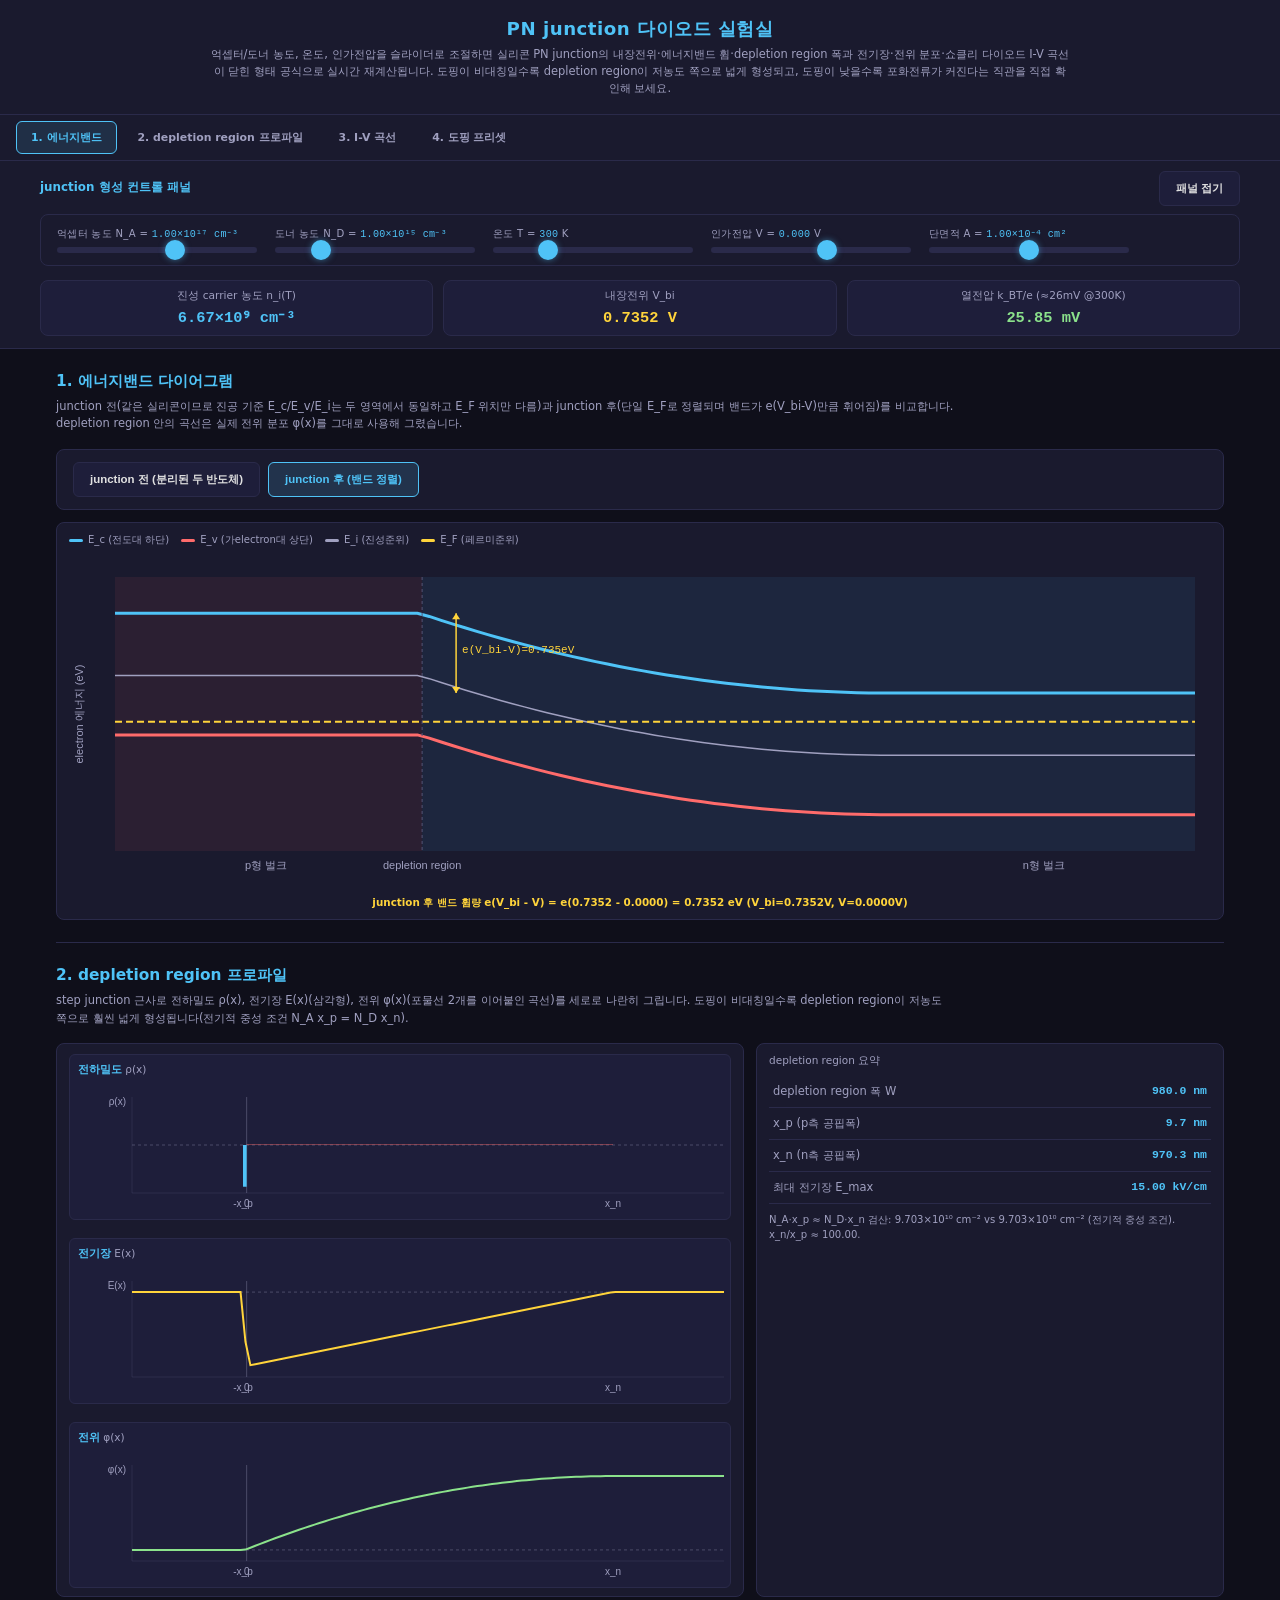
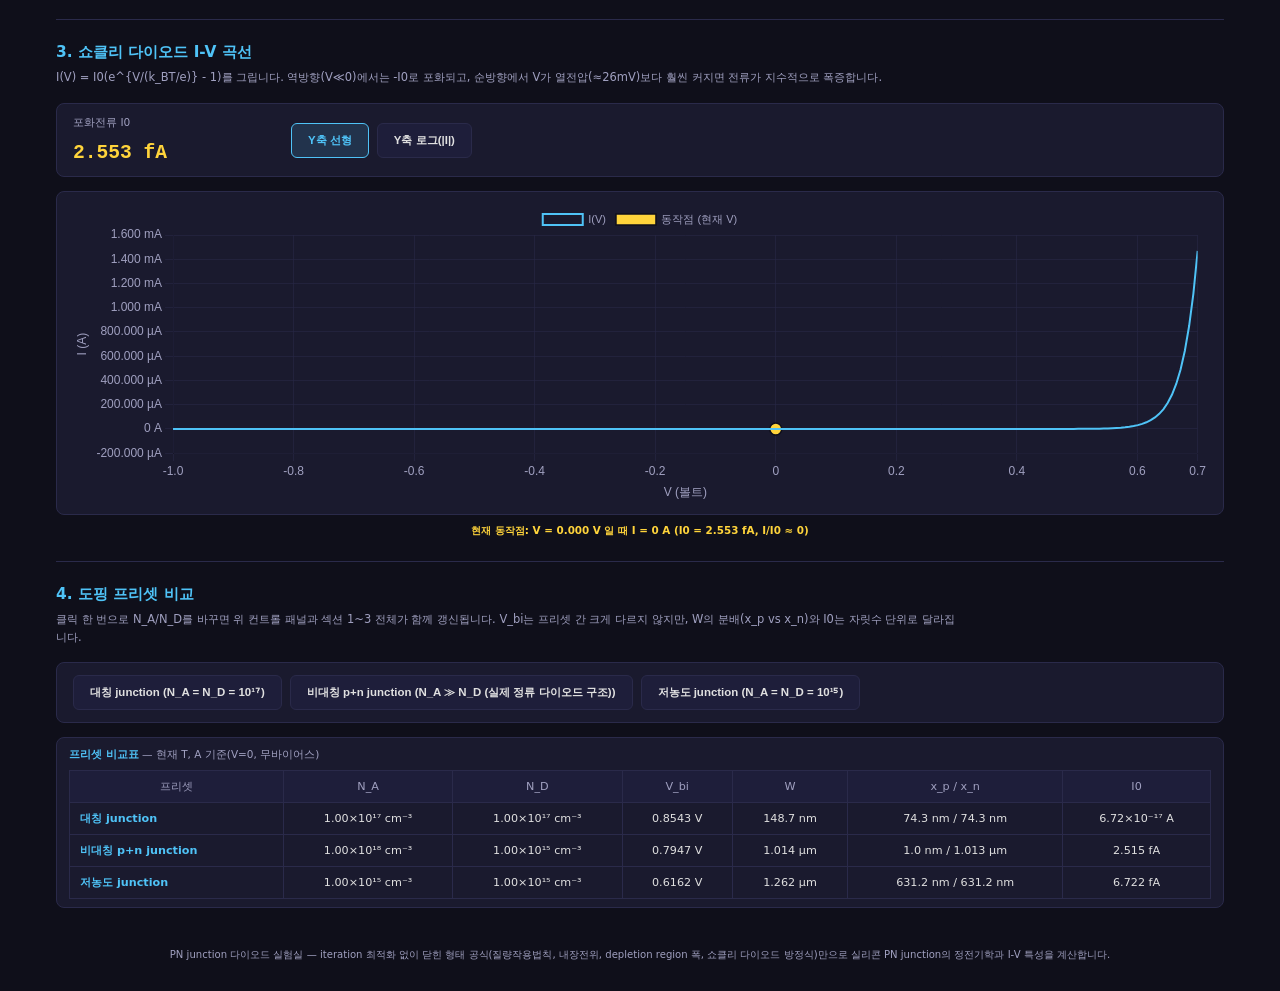
<file: apps/pn-junction-lab/index.html>
<!DOCTYPE html>
<html lang="ko">
<head>
  <meta charset="UTF-8">
  <meta name="viewport" content="width=device-width, initial-scale=1.0">
  <title>PN junction 다이오드 실험실</title>
  <link rel="stylesheet" href="css/style.css">
</head>
<body>

<header class="app-header">
  <h1>PN junction 다이오드 실험실</h1>
  <p>억셉터/도너 농도, 온도, 인가전압을 슬라이더로 조절하면 실리콘 PN junction의 내장전위·에너지밴드 휨·depletion region
    폭과 전기장·전위 분포·쇼클리 다이오드 I-V 곡선이 닫힌 형태 공식으로 실시간 재계산됩니다. 도핑이
    비대칭일수록 depletion region이 저농도 쪽으로 넓게 형성되고, 도핑이 낮을수록 포화전류가 커진다는 직관을
    직접 확인해 보세요.</p>
</header>

<nav class="nav-wrap">
  <div class="nav-tabs" id="nav-tabs"></div>
  <select class="nav-select" id="nav-select" aria-label="섹션 이동"></select>
</nav>

<div class="control-panel" id="control-panel">
  <div class="control-panel-head">
    <div class="control-panel-title">junction 형성 컨트롤 패널</div>
    <button id="panel-toggle-btn" class="ctrl-btn panel-toggle-btn" aria-expanded="true">패널 접기</button>
  </div>
  <div class="control-panel-body" id="control-panel-body">
    <div class="control-bar cp-bar">
      <div class="control-group">
        <span class="control-label">억셉터 농도 N_A = <span id="na-val">-</span></span>
        <input type="range" id="na-slider" min="14" max="19" step="0.01" value="17">
      </div>
      <div class="control-group">
        <span class="control-label">도너 농도 N_D = <span id="nd-val">-</span></span>
        <input type="range" id="nd-slider" min="14" max="19" step="0.01" value="15">
      </div>
      <div class="control-group">
        <span class="control-label">온도 T = <span id="t-val">300</span> K</span>
        <input type="range" id="t-slider" min="250" max="450" step="1" value="300">
      </div>
      <div class="control-group">
        <span class="control-label">인가전압 V = <span id="v-val">0.000</span> V</span>
        <input type="range" id="v-slider" min="-1" max="0.7" step="0.005" value="0">
      </div>
      <div class="control-group">
        <span class="control-label">단면적 A = <span id="a-val">-</span></span>
        <input type="range" id="a-slider" min="-6" max="-2" step="0.1" value="-4">
      </div>
    </div>
    <div class="control-summary" id="control-summary">
      <div class="summary-card">
        <div class="result-label">진성 carrier 농도 n_i(T)</div>
        <div id="summary-ni" class="result-value summary-ni-color">-</div>
      </div>
      <div class="summary-card">
        <div class="result-label">내장전위 V_bi</div>
        <div id="summary-vbi" class="result-value summary-vbi-color">-</div>
      </div>
      <div class="summary-card">
        <div class="result-label">열전압 k_BT/e (≈26mV @300K)</div>
        <div id="summary-vt" class="result-value summary-vt-color">-</div>
      </div>
    </div>
  </div>
</div>

<main>

  <!-- ===================== 섹션 1: 에너지밴드 다이어그램 ===================== -->
  <section id="section-1" class="section">
    <div class="section-head">
      <h2>1. 에너지밴드 다이어그램</h2>
      <p class="section-desc">junction 전(같은 실리콘이므로 진공 기준 E_c/E_v/E_i는 두 영역에서 동일하고
        E_F 위치만 다름)과 junction 후(단일 E_F로 정렬되며 밴드가 e(V_bi-V)만큼 휘어짐)를 비교합니다.
        depletion region 안의 곡선은 실제 전위 분포 φ(x)를 그대로 사용해 그렸습니다.</p>
    </div>

    <div class="control-bar bd-toggle-bar">
      <div class="control-group btn-group">
        <button id="bd-before-btn" class="ctrl-btn">junction 전 (분리된 두 반도체)</button>
        <button id="bd-after-btn" class="ctrl-btn primary">junction 후 (밴드 정렬)</button>
      </div>
    </div>

    <div class="panel bd-panel">
      <div class="bd-legend" id="bd-legend"></div>
      <div class="chart-container bd-canvas-container">
        <canvas id="bd-canvas"></canvas>
      </div>
      <div id="bd-bending-text" class="hint-text highlight-text bd-bending-box"></div>
    </div>
  </section>

  <!-- ===================== 섹션 2: depletion region 프로파일 ===================== -->
  <section id="section-2" class="section">
    <div class="section-head">
      <h2>2. depletion region 프로파일</h2>
      <p class="section-desc">step junction 근사로 전하밀도 ρ(x), 전기장 E(x)(삼각형), 전위 φ(x)(포물선 2개를
        이어붙인 곡선)를 세로로 나란히 그립니다. 도핑이 비대칭일수록 depletion region이 저농도 쪽으로 훨씬 넓게
        형성됩니다(전기적 중성 조건 N_A x_p = N_D x_n).</p>
    </div>

    <div class="dp-layout">
      <div class="panel dp-graphs">
        <div class="dp-graph-block">
          <div class="panel-title"><span>전하밀도</span> ρ(x)</div>
          <canvas id="dp-rho-canvas" class="dp-canvas"></canvas>
        </div>
        <div class="dp-graph-block">
          <div class="panel-title"><span>전기장</span> E(x)</div>
          <canvas id="dp-field-canvas" class="dp-canvas"></canvas>
        </div>
        <div class="dp-graph-block">
          <div class="panel-title"><span>전위</span> φ(x)</div>
          <canvas id="dp-potential-canvas" class="dp-canvas"></canvas>
        </div>
      </div>

      <div class="panel dp-numbers">
        <div class="panel-title">depletion region 요약</div>
        <div class="dp-num-row"><span class="dp-num-label">depletion region 폭 W</span><span id="dp-w-val" class="dp-num-value">-</span></div>
        <div class="dp-num-row"><span class="dp-num-label">x_p (p측 공핍폭)</span><span id="dp-xp-val" class="dp-num-value">-</span></div>
        <div class="dp-num-row"><span class="dp-num-label">x_n (n측 공핍폭)</span><span id="dp-xn-val" class="dp-num-value">-</span></div>
        <div class="dp-num-row"><span class="dp-num-label">최대 전기장 E_max</span><span id="dp-emax-val" class="dp-num-value">-</span></div>
        <div id="dp-note-text" class="hint-text dp-note"></div>
      </div>
    </div>
  </section>

  <!-- ===================== 섹션 3: 쇼클리 다이오드 I-V 곡선 ===================== -->
  <section id="section-3" class="section">
    <div class="section-head">
      <h2>3. 쇼클리 다이오드 I-V 곡선</h2>
      <p class="section-desc">I(V) = I0(e^{V/(k_BT/e)} - 1)를 그립니다. 역방향(V≪0)에서는 -I0로
        포화되고, 순방향에서 V가 열전압(≈26mV)보다 훨씬 커지면 전류가 지수적으로 폭증합니다.</p>
    </div>

    <div class="control-bar iv-toggle-bar">
      <div class="control-group">
        <span class="result-label">포화전류 I0</span>
        <span id="iv-i0-val" class="result-value iv-i0-color">-</span>
      </div>
      <div class="control-group btn-group">
        <button id="iv-linear-btn" class="ctrl-btn primary">Y축 선형</button>
        <button id="iv-log-btn" class="ctrl-btn">Y축 로그(|I|)</button>
      </div>
    </div>

    <div class="chart-panel">
      <div class="chart-container">
        <canvas id="iv-chart"></canvas>
      </div>
    </div>
    <div id="iv-op-text" class="hint-text highlight-text iv-op-box"></div>
  </section>

  <!-- ===================== 섹션 4: 도핑 프리셋 비교 ===================== -->
  <section id="section-4" class="section">
    <div class="section-head">
      <h2>4. 도핑 프리셋 비교</h2>
      <p class="section-desc">클릭 한 번으로 N_A/N_D를 바꾸면 위 컨트롤 패널과 섹션 1~3 전체가 함께
        갱신됩니다. V_bi는 프리셋 간 크게 다르지 않지만, W의 분배(x_p vs x_n)와 I0는 자릿수 단위로
        달라집니다.</p>
    </div>

    <div class="control-bar btn-group preset-btns" id="preset-btns"></div>

    <div class="panel preset-table-panel">
      <div class="panel-title"><span>프리셋 비교표</span> — 현재 T, A 기준(V=0, 무바이어스)</div>
      <div class="table-scroll">
        <table class="preset-table" id="preset-table">
          <thead>
            <tr><th>프리셋</th><th>N_A</th><th>N_D</th><th>V_bi</th><th>W</th><th>x_p / x_n</th><th>I0</th></tr>
          </thead>
          <tbody id="preset-table-body"></tbody>
        </table>
      </div>
    </div>
  </section>

</main>

<footer class="app-footer">
  <p>PN junction 다이오드 실험실 — iteration 최적화 없이 닫힌 형태 공식(질량작용법칙, 내장전위, depletion region 폭,
    쇼클리 다이오드 방정식)만으로 실리콘 PN junction의 정전기학과 I-V 특성을 계산합니다.</p>
</footer>

<script src="js/vendor/chart.umd.min.js"></script>
<script src="js/semiconductor-constants.js"></script>
<script src="js/semiconductor-math.js"></script>
<script src="js/band-diagram.js"></script>
<script src="js/depletion-profile.js"></script>
<script src="js/iv-curve.js"></script>
<script src="js/presets.js"></script>
<script src="js/main.js"></script>

</body>
</html>
</file>
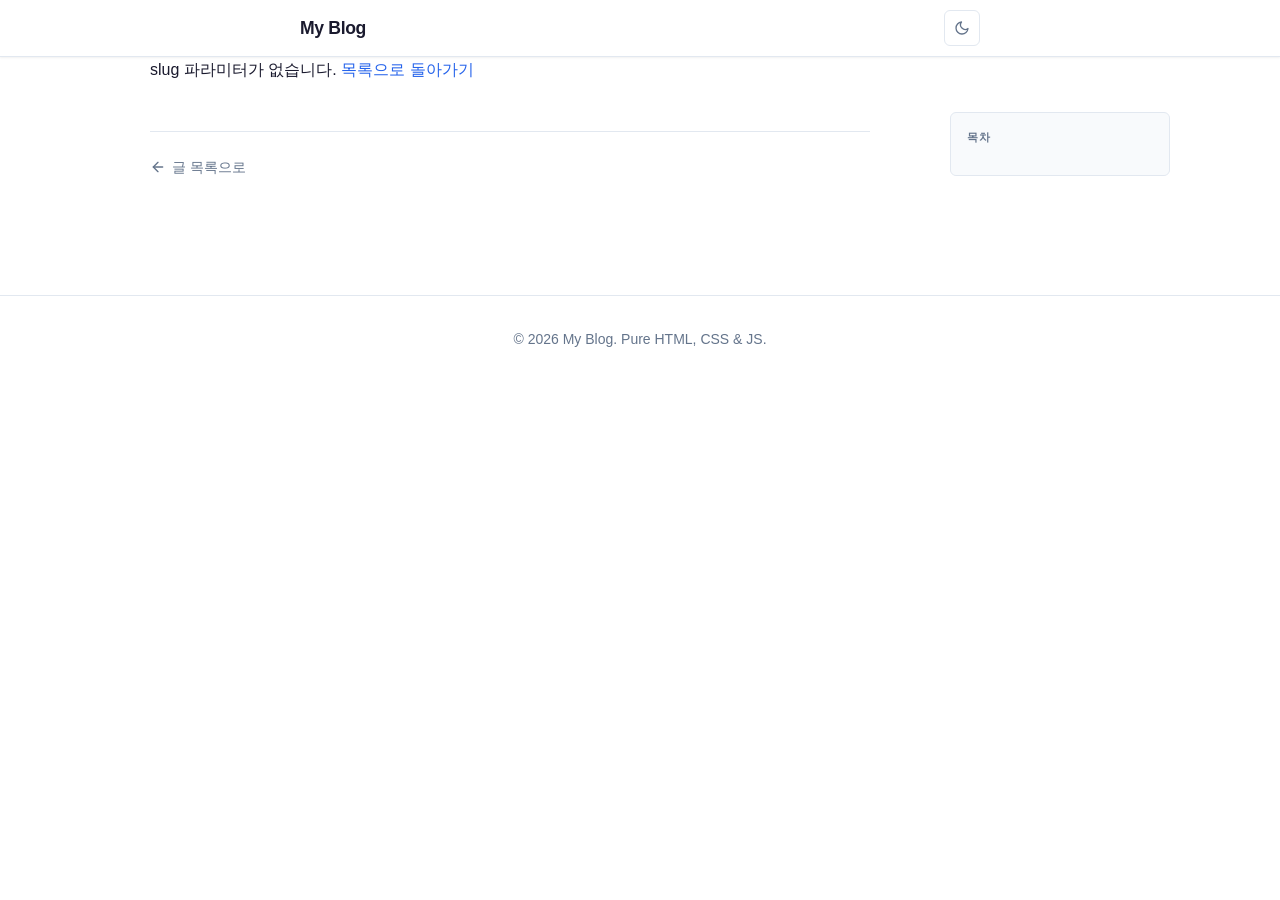
<file: post.html>
<!DOCTYPE html>
<html lang="ko">
<head>
  <meta charset="UTF-8">
  <meta name="viewport" content="width=device-width, initial-scale=1.0">
  <title>포스트 — My Blog</title>
  <link rel="stylesheet" href="css/style.css">
  <link rel="stylesheet" href="css/post.css">
  <!-- highlight.js 테마 (라이트/다크 전환) -->
  <link rel="stylesheet" href="css/highlight-light.css" class="hljs-theme-light">
  <link rel="stylesheet" href="css/highlight-dark.css"  class="hljs-theme-dark">
  <!-- 다크 모드 깜빡임 방지 -->
  <script src="js/theme.js"></script>
</head>
<body>
  <header class="site-header">
    <div class="container">
      <a href="index.html" class="site-title">My Blog</a>
      <div class="header-actions">
        <button id="theme-toggle" aria-label="다크 모드 전환" title="테마 전환">
          <svg class="icon-sun" width="16" height="16" viewBox="0 0 24 24" fill="none"
               stroke="currentColor" stroke-width="2" stroke-linecap="round" stroke-linejoin="round">
            <circle cx="12" cy="12" r="5"/>
            <line x1="12" y1="1" x2="12" y2="3"/>
            <line x1="12" y1="21" x2="12" y2="23"/>
            <line x1="4.22" y1="4.22" x2="5.64" y2="5.64"/>
            <line x1="18.36" y1="18.36" x2="19.78" y2="19.78"/>
            <line x1="1" y1="12" x2="3" y2="12"/>
            <line x1="21" y1="12" x2="23" y2="12"/>
            <line x1="4.22" y1="19.78" x2="5.64" y2="18.36"/>
            <line x1="18.36" y1="5.64" x2="19.78" y2="4.22"/>
          </svg>
          <svg class="icon-moon" width="16" height="16" viewBox="0 0 24 24" fill="none"
               stroke="currentColor" stroke-width="2" stroke-linecap="round" stroke-linejoin="round">
            <path d="M21 12.79A9 9 0 1 1 11.21 3 7 7 0 0 0 21 12.79z"/>
          </svg>
        </button>
      </div>
    </div>
  </header>

  <div class="post-layout">
    <!-- 좌측 TOC (데스크탑) -->
    <!-- 본문 -->
    <main class="post-main">
      <div class="container">
        <!-- 모바일 TOC -->
        <details class="toc-mobile" id="toc-mobile">
          <summary>목차 보기</summary>
          <nav id="toc-nav-mobile"></nav>
        </details>

        <article id="post-article" aria-live="polite">
          <p class="loading-msg">포스트를 불러오는 중...</p>
        </article>

        <nav class="post-nav" aria-label="글 목록으로">
          <a href="index.html" class="back-link">
            <svg width="16" height="16" viewBox="0 0 24 24" fill="none"
                 stroke="currentColor" stroke-width="2" stroke-linecap="round" stroke-linejoin="round">
              <line x1="19" y1="12" x2="5" y2="12"/>
              <polyline points="12 19 5 12 12 5"/>
            </svg>
            글 목록으로
          </a>
        </nav>
      </div>
    </main>

    <!-- TOC 오른쪽 사이드바 -->
    <aside class="toc-aside" id="toc-aside" aria-label="목차">
      <div class="toc-inner">
        <p class="toc-heading">목차</p>
        <nav id="toc-nav"></nav>
      </div>
    </aside>
  </div>

  <footer class="site-footer">
    <div class="container">
      <p>&copy; 2026 My Blog. Pure HTML, CSS &amp; JS.</p>
    </div>
  </footer>

  <script src="js/vendor/marked.min.js"></script>
  <script src="js/vendor/purify.min.js"></script>
  <script src="js/vendor/highlight.min.js"></script>
  <script src="js/post.js"></script>
</body>
</html>
</file>
<file: css/style.css>
/* ──────────────────────────────────────────
   CSS 변수 — 라이트 테마 (기본)
────────────────────────────────────────── */
:root {
  --bg:           #ffffff;
  --bg-secondary: #f8fafc;
  --bg-hover:     #f1f5f9;
  --text:         #1a1a2e;
  --text-muted:   #64748b;
  --accent:       #2563eb;
  --accent-hover: #1d4ed8;
  --border:       #e2e8f0;
  --code-bg:      #f1f5f9;
  --shadow-sm:    0 1px 2px rgba(0,0,0,.06);
  --shadow:       0 2px 8px rgba(0,0,0,.08);

  --font-body: -apple-system, BlinkMacSystemFont, 'Segoe UI', 'Noto Sans KR',
               'Apple SD Gothic Neo', sans-serif;
  --font-mono: 'JetBrains Mono', 'Fira Code', 'Cascadia Code', 'Consolas', monospace;

  --max-width: 720px;
  --radius:    6px;
  --transition: 0.15s ease;
}

/* 다크 테마 — 수동 토글 */
:root[data-theme="dark"] {
  --bg:           #0f172a;
  --bg-secondary: #1e293b;
  --bg-hover:     #273548;
  --text:         #e2e8f0;
  --text-muted:   #94a3b8;
  --accent:       #60a5fa;
  --accent-hover: #93c5fd;
  --border:       #334155;
  --code-bg:      #1e293b;
  --shadow-sm:    0 1px 2px rgba(0,0,0,.3);
  --shadow:       0 2px 8px rgba(0,0,0,.4);
}

/* 다크 테마 — 시스템 설정 (수동 라이트 고정이 아닌 경우) */
@media (prefers-color-scheme: dark) {
  :root:not([data-theme="light"]) {
    --bg:           #0f172a;
    --bg-secondary: #1e293b;
    --bg-hover:     #273548;
    --text:         #e2e8f0;
    --text-muted:   #94a3b8;
    --accent:       #60a5fa;
    --accent-hover: #93c5fd;
    --border:       #334155;
    --code-bg:      #1e293b;
    --shadow-sm:    0 1px 2px rgba(0,0,0,.3);
    --shadow:       0 2px 8px rgba(0,0,0,.4);
  }
}

/* ──────────────────────────────────────────
   리셋 & 기본
────────────────────────────────────────── */
*, *::before, *::after {
  box-sizing: border-box;
  margin: 0;
  padding: 0;
}

html {
  scroll-behavior: smooth;
}

body {
  background-color: var(--bg);
  color: var(--text);
  font-family: var(--font-body);
  font-size: 16px;
  line-height: 1.6;
  transition: background-color var(--transition), color var(--transition);
  -webkit-font-smoothing: antialiased;
}

a {
  color: var(--accent);
  text-decoration: none;
  transition: color var(--transition);
}
a:hover {
  color: var(--accent-hover);
}

img {
  max-width: 100%;
  height: auto;
  display: block;
}

/* ──────────────────────────────────────────
   레이아웃 컨테이너
────────────────────────────────────────── */
.container {
  max-width: var(--max-width);
  margin: 0 auto;
  padding: 0 1.25rem;
}

/* ──────────────────────────────────────────
   사이트 헤더
────────────────────────────────────────── */
.site-header {
  position: sticky;
  top: 0;
  z-index: 100;
  background: var(--bg);
  border-bottom: 1px solid var(--border);
  box-shadow: var(--shadow-sm);
  transition: background-color var(--transition), border-color var(--transition);
}

.site-header .container {
  display: flex;
  align-items: center;
  justify-content: space-between;
  height: 56px;
}

.site-title {
  font-size: 1.1rem;
  font-weight: 700;
  color: var(--text);
  letter-spacing: -0.02em;
}
.site-title:hover {
  color: var(--accent);
}

.header-actions {
  display: flex;
  align-items: center;
  gap: 0.5rem;
}

/* ──────────────────────────────────────────
   다크 모드 토글 버튼
────────────────────────────────────────── */
#theme-toggle {
  display: flex;
  align-items: center;
  justify-content: center;
  width: 36px;
  height: 36px;
  border: 1px solid var(--border);
  border-radius: var(--radius);
  background: transparent;
  color: var(--text-muted);
  cursor: pointer;
  transition: background-color var(--transition), border-color var(--transition),
              color var(--transition);
  font-size: 1rem;
}
#theme-toggle:hover {
  background: var(--bg-hover);
  color: var(--text);
}
/* 현재 테마에 맞는 아이콘만 보임 */
#theme-toggle .icon-sun  { display: none; }
#theme-toggle .icon-moon { display: block; }
:root[data-theme="dark"] #theme-toggle .icon-sun  { display: block; }
:root[data-theme="dark"] #theme-toggle .icon-moon { display: none; }
@media (prefers-color-scheme: dark) {
  :root:not([data-theme="light"]) #theme-toggle .icon-sun  { display: block; }
  :root:not([data-theme="light"]) #theme-toggle .icon-moon { display: none; }
}

/* ──────────────────────────────────────────
   사이트 푸터
────────────────────────────────────────── */
.site-footer {
  margin-top: 5rem;
  padding: 2rem 0;
  border-top: 1px solid var(--border);
  text-align: center;
  color: var(--text-muted);
  font-size: 0.875rem;
}

/* ──────────────────────────────────────────
   태그 칩
────────────────────────────────────────── */
.tag-chip {
  display: inline-block;
  padding: 0.2em 0.6em;
  background: var(--bg-secondary);
  border: 1px solid var(--border);
  border-radius: 999px;
  font-size: 0.75rem;
  color: var(--text-muted);
  cursor: pointer;
  transition: background-color var(--transition), border-color var(--transition),
              color var(--transition);
  white-space: nowrap;
}
.tag-chip:hover,
.tag-chip.active {
  background: var(--accent);
  border-color: var(--accent);
  color: #fff;
}

/* ──────────────────────────────────────────
   highlight.js 테마 전환
────────────────────────────────────────── */
.hljs-theme-dark  { display: none; }
.hljs-theme-light { display: block; }

:root[data-theme="dark"] .hljs-theme-dark  { display: block; }
:root[data-theme="dark"] .hljs-theme-light { display: none; }
@media (prefers-color-scheme: dark) {
  :root:not([data-theme="light"]) .hljs-theme-dark  { display: block; }
  :root:not([data-theme="light"]) .hljs-theme-light { display: none; }
}

/* ──────────────────────────────────────────
   반응형 공통
────────────────────────────────────────── */
@media (max-width: 640px) {
  .site-header .container {
    height: 50px;
  }
  .site-title {
    font-size: 1rem;
  }
}
</file>
<file: css/home.css>
/* ──────────────────────────────────────────
   홈 — 히어로
────────────────────────────────────────── */
.hero {
  padding: 3rem 0 2rem;
}

.hero-title {
  font-size: 1.75rem;
  font-weight: 700;
  letter-spacing: -0.03em;
  color: var(--text);
}

.hero-desc {
  margin-top: 0.5rem;
  color: var(--text-muted);
  font-size: 1rem;
}

/* ──────────────────────────────────────────
   카테고리 필터
────────────────────────────────────────── */
.category-filter {
  display: flex;
  flex-wrap: wrap;
  gap: 0.5rem;
  margin-bottom: 1.75rem;
  min-height: 1px;
}

.category-tab {
  display: inline-block;
  padding: 0.4em 0.9em;
  background: var(--bg-secondary);
  border: 1px solid var(--border);
  border-radius: var(--radius);
  font-size: 0.82rem;
  font-weight: 600;
  color: var(--text-muted);
  cursor: pointer;
  transition: background-color var(--transition), border-color var(--transition),
              color var(--transition);
  white-space: nowrap;
}

.category-tab:hover,
.category-tab.active {
  background: var(--accent);
  border-color: var(--accent);
  color: #fff;
}

/* ──────────────────────────────────────────
   웹앱 섹션
────────────────────────────────────────── */
.apps-section {
  margin-bottom: 2.5rem;
}

.apps-heading {
  font-size: 1.1rem;
  font-weight: 700;
  color: var(--text);
  letter-spacing: -0.01em;
  margin-bottom: 1rem;
  padding-bottom: 0.5rem;
  border-bottom: 1px solid var(--border);
}

.apps-grid {
  display: grid;
  grid-template-columns: repeat(auto-fill, minmax(300px, 1fr));
  gap: 1.25rem;
}

.app-card {
  border: 1px solid var(--border);
  border-radius: var(--radius);
  overflow: hidden;
  background: var(--bg-secondary);
  transition: border-color var(--transition), box-shadow var(--transition);
  display: flex;
  flex-direction: column;
}

.app-card:hover {
  border-color: var(--accent);
  box-shadow: 0 4px 16px color-mix(in srgb, var(--accent) 12%, transparent);
}

.app-preview {
  position: relative;
  height: 200px;
  overflow: hidden;
  background: #0f0f1a;
}

.app-preview iframe {
  width: 200%;
  height: 200%;
  transform: scale(0.5);
  transform-origin: top left;
  border: none;
  pointer-events: none;
  display: block;
}

.app-preview-overlay {
  position: absolute;
  inset: 0;
  cursor: default;
}

.app-info {
  padding: 1rem 1.1rem 1.1rem;
  display: flex;
  flex-direction: column;
  gap: 0.45rem;
  flex: 1;
}

.app-badge {
  display: inline-block;
  font-size: 0.68rem;
  font-weight: 600;
  padding: 0.15em 0.55em;
  background: color-mix(in srgb, var(--accent) 15%, transparent);
  color: var(--accent);
  border: 1px solid color-mix(in srgb, var(--accent) 35%, transparent);
  border-radius: 999px;
  letter-spacing: 0.03em;
  align-self: flex-start;
}

.app-title {
  font-size: 0.95rem;
  font-weight: 600;
  color: var(--text);
  line-height: 1.4;
  letter-spacing: -0.01em;
}

.app-desc {
  font-size: 0.83rem;
  color: var(--text-muted);
  line-height: 1.6;
  flex: 1;
}

.app-link {
  display: inline-block;
  margin-top: 0.3rem;
  font-size: 0.82rem;
  font-weight: 600;
  color: var(--accent);
  text-decoration: none;
  transition: opacity var(--transition);
}

.app-link:hover {
  opacity: 0.75;
}

@media (max-width: 640px) {
  .apps-grid {
    grid-template-columns: 1fr;
  }
  .app-preview {
    height: 170px;
  }
}

/* ──────────────────────────────────────────
   툴바 (검색)
────────────────────────────────────────── */
.toolbar {
  margin-bottom: 1rem;
}

.search-wrap {
  position: relative;
}

.search-icon {
  position: absolute;
  left: 0.75rem;
  top: 50%;
  transform: translateY(-50%);
  color: var(--text-muted);
  pointer-events: none;
}

.search-input {
  width: 100%;
  padding: 0.6rem 1rem 0.6rem 2.5rem;
  background: var(--bg-secondary);
  border: 1px solid var(--border);
  border-radius: var(--radius);
  color: var(--text);
  font-family: var(--font-body);
  font-size: 0.9rem;
  transition: border-color var(--transition), box-shadow var(--transition);
  -webkit-appearance: none;
  appearance: none;
}

.search-input:focus {
  outline: none;
  border-color: var(--accent);
  box-shadow: 0 0 0 3px color-mix(in srgb, var(--accent) 15%, transparent);
}

.search-input::placeholder {
  color: var(--text-muted);
}

/* ──────────────────────────────────────────
   태그 필터
────────────────────────────────────────── */
.tag-filter {
  display: flex;
  flex-wrap: wrap;
  gap: 0.4rem;
  margin-bottom: 1.5rem;
  min-height: 1px;
}

/* ──────────────────────────────────────────
   아카이브 목록
────────────────────────────────────────── */
.archive {
  display: flex;
  flex-direction: column;
}

.loading-msg,
.empty-msg {
  padding: 3rem 0;
  text-align: center;
  color: var(--text-muted);
}

/* ──────────────────────────────────────────
   아카이브 행 — 날짜 | 구분선 | 내용
────────────────────────────────────────── */
.archive-row {
  display: grid;
  grid-template-columns: 90px 1px 1fr;
  gap: 0 1.75rem;
  padding: 1.4rem 0;
  border-bottom: 1px solid var(--border);
  text-decoration: none;
  color: var(--text);
  align-items: start;
  transition: background-color var(--transition);
}

.archive-row:first-child {
  border-top: 1px solid var(--border);
}

.archive-row:hover {
  background: var(--bg-hover);
  margin: 0 -1.25rem;
  padding-left: 1.25rem;
  padding-right: 1.25rem;
}

/* 날짜 열 */
.archive-date {
  font-size: 0.78rem;
  color: var(--text-muted);
  font-variant-numeric: tabular-nums;
  padding-top: 3px;
  line-height: 1.6;
  white-space: nowrap;
}

/* 구분선 */
.archive-sep {
  width: 1px;
  background: var(--border);
  align-self: stretch;
  transition: background-color var(--transition);
}

.archive-row:hover .archive-sep {
  background: var(--accent);
}

/* 내용 열 */
.archive-body {
  min-width: 0;
}

.archive-title {
  font-size: 1.05rem;
  font-weight: 600;
  color: var(--text);
  line-height: 1.4;
  letter-spacing: -0.01em;
  display: block;
  margin-bottom: 0.35rem;
  transition: color var(--transition);
}

.archive-row:hover .archive-title {
  color: var(--accent);
}

.archive-desc {
  font-size: 0.9rem;
  color: var(--text-muted);
  line-height: 1.6;
  margin-bottom: 0.6rem;
  display: -webkit-box;
  -webkit-line-clamp: 2;
  -webkit-box-orient: vertical;
  overflow: hidden;
}

.archive-meta {
  display: flex;
  align-items: center;
  gap: 0.35rem;
  flex-wrap: wrap;
}

.archive-meta .tag-chip {
  font-size: 0.7rem;
  padding: 0.15em 0.5em;
  cursor: default;
  pointer-events: none;
}

.archive-time {
  font-size: 0.775rem;
  color: var(--text-muted);
  margin-left: auto;
  white-space: nowrap;
  flex-shrink: 0;
}

/* ──────────────────────────────────────────
   반응형
────────────────────────────────────────── */
@media (max-width: 640px) {
  .hero {
    padding: 2rem 0 1.5rem;
  }
  .hero-title {
    font-size: 1.4rem;
  }
  .archive-row {
    grid-template-columns: 1fr;
    gap: 0.25rem;
  }
  .archive-sep { display: none; }
  .archive-date { font-size: 0.72rem; }
  .archive-row:hover {
    margin: 0 -1.25rem;
    padding-left: 1.25rem;
    padding-right: 1.25rem;
  }
  .archive-time { margin-left: 0; }
}
</file>
<file: apps/3gpp-spec-map/css/style.css>
:root {
  --bg:           #ffffff;
  --bg-secondary: #f8fafc;
  --bg-hover:     #f1f5f9;
  --text:         #1a1a2e;
  --text-muted:   #64748b;
  --accent:       #2563eb;
  --accent-soft:  #dbeafe;
  --border:       #e2e8f0;
  --nr:           #2563eb;
  --nr-soft:      #dbeafe;
  --lte:          #7c3aed;
  --lte-soft:     #ede9fe;
  --common:       #0d9488;
  --common-soft:  #ccfbf1;
  --ntn:          #ea580c;
  --ntn-soft:     #ffedd5;
  --warn-soft:    #fef3c7;
  --warn-border:  #f59e0b;
  --radius: 8px;
  --font-body: -apple-system, BlinkMacSystemFont, 'Segoe UI', 'Noto Sans KR',
               'Apple SD Gothic Neo', sans-serif;
  --font-mono: 'JetBrains Mono', 'Fira Code', 'Consolas', monospace;
}

@media (prefers-color-scheme: dark) {
  :root:not([data-theme="light"]) {
    --bg: #0f172a; --bg-secondary: #1e293b; --bg-hover: #273548;
    --text: #e2e8f0; --text-muted: #94a3b8; --border: #334155;
    --accent: #60a5fa; --accent-soft: #1e3a5f;
    --nr: #60a5fa; --nr-soft: #1e3a5f;
    --lte: #a78bfa; --lte-soft: #322659;
    --common: #2dd4bf; --common-soft: #134e4a;
    --ntn: #fb923c; --ntn-soft: #431407;
    --warn-soft: #422006; --warn-border: #f59e0b;
  }
}
:root[data-theme="dark"] {
  --bg: #0f172a; --bg-secondary: #1e293b; --bg-hover: #273548;
  --text: #e2e8f0; --text-muted: #94a3b8; --border: #334155;
  --accent: #60a5fa; --accent-soft: #1e3a5f;
  --nr: #60a5fa; --nr-soft: #1e3a5f;
  --lte: #a78bfa; --lte-soft: #322659;
  --common: #2dd4bf; --common-soft: #134e4a;
  --ntn: #fb923c; --ntn-soft: #431407;
  --warn-soft: #422006; --warn-border: #f59e0b;
}

* { box-sizing: border-box; }
body {
  margin: 0; padding: 0 16px 48px;
  background: var(--bg); color: var(--text);
  font-family: var(--font-body); line-height: 1.6;
}
.wrap { max-width: 960px; margin: 0 auto; }

.app-header { padding: 24px 0 16px; }
.app-header h1 { font-size: 1.5rem; margin: 0 0 6px; }
.app-header p { margin: 0; color: var(--text-muted); font-size: 0.9rem; }

/* ── 컨트롤 ── */
.controls {
  display: flex; flex-wrap: wrap; gap: 8px; align-items: center;
  padding: 12px 0 16px; border-bottom: 1px solid var(--border); margin-bottom: 20px;
}
#search {
  flex: 1 1 200px; min-width: 160px; padding: 8px 12px;
  border: 1px solid var(--border); border-radius: var(--radius);
  background: var(--bg); color: var(--text); font-family: var(--font-mono); font-size: 0.9rem;
}
#search:focus { outline: 2px solid var(--accent); outline-offset: -1px; }
.toggle {
  padding: 7px 12px; border: 1px solid var(--border); border-radius: var(--radius);
  background: var(--bg); color: var(--text-muted); cursor: pointer;
  font-size: 0.85rem; font-family: inherit;
}
.toggle:hover { background: var(--bg-hover); }
.toggle[aria-pressed="true"] { background: var(--accent-soft); color: var(--accent); border-color: var(--accent); font-weight: 600; }
.toggle.ntn[aria-pressed="true"] { background: var(--ntn-soft); color: var(--ntn); border-color: var(--ntn); }

/* ── Level 0 스택도 ── */
.stack { display: grid; gap: 6px; }
.stack-head {
  display: grid; grid-template-columns: 120px 1fr 1fr; gap: 6px;
  font-size: 0.8rem; font-weight: 700; color: var(--text-muted); padding: 0 4px;
}
.stack-head span:nth-child(2) { color: var(--lte); }
.stack-head span:nth-child(3) { color: var(--nr); }

.layer {
  display: grid; grid-template-columns: 120px 1fr 1fr; gap: 6px;
  align-items: stretch; width: 100%; padding: 0; border: none;
  background: none; font-family: inherit; text-align: left; cursor: pointer;
}
.layer:focus-visible { outline: 2px solid var(--accent); outline-offset: 2px; }
.layer-name {
  display: flex; flex-direction: column; justify-content: center;
  padding: 10px 12px; background: var(--bg-secondary);
  border: 1px solid var(--border); border-radius: var(--radius);
  font-weight: 700; font-size: 0.9rem; color: var(--text);
}
.layer-name small { font-weight: 400; font-size: 0.7rem; color: var(--text-muted); }
.layer-cell {
  padding: 10px 12px; border: 1px solid var(--border); border-radius: var(--radius);
  font-family: var(--font-mono); font-size: 0.82rem; color: var(--text);
  display: flex; flex-wrap: wrap; gap: 6px; align-items: center;
}
.layer-cell.lte { background: var(--lte-soft); border-color: var(--lte); }
.layer-cell.nr  { background: var(--nr-soft);  border-color: var(--nr); }
.layer-cell.none { background: var(--bg-secondary); color: var(--text-muted); font-style: italic; }
.layer:hover .layer-cell,
.layer:hover .layer-name { filter: brightness(0.97); }
.layer:hover .layer-name { background: var(--bg-hover); }

/* LTE/NR로 갈리지 않는 RAT 공통 문서 행 — 칸을 나누지 않고 한 칸으로 편다.
   .wide-row = layer 자체가 통째로 공통 (대등한 layer이므로 들여쓰지 않는다)
   .base-row = LTE/NR이 있는 layer에 딸린 공통 문서 (↳로 종속 관계를 표시) */
.wide-row, .base-row {
  grid-template-columns: 120px 1fr;
}
.wide-row .layer-cell.common,
.base-row .layer-cell.common { background: var(--common-soft); border-color: var(--common); }
.base-row .layer-name { position: relative; padding-left: 24px; }
.base-row .layer-name::before {
  content: '↳'; position: absolute; left: 9px; top: 50%; transform: translateY(-50%);
  font-weight: 400; color: var(--text-muted);
}

/* 구획 제목 — Protocol Stack / Conformance Test / Study Item 셋이 공유 */
.stack-title { font-size: 1rem; margin: 0 0 10px; color: var(--text-muted); }
.stack + .stack-title { margin-top: 24px; }
.section-note { font-size: 0.85rem; color: var(--text-muted); margin: -4px 0 10px; }

/* ── Level 1 상세 ── */
.detail-head { display: flex; align-items: center; gap: 12px; margin-bottom: 4px; flex-wrap: wrap; }
.back {
  padding: 6px 12px; border: 1px solid var(--border); border-radius: var(--radius);
  background: var(--bg); color: var(--text); cursor: pointer; font-family: inherit; font-size: 0.85rem;
}
.back:hover { background: var(--bg-hover); }
.detail-head h2 { margin: 0; font-size: 1.2rem; }
.detail-desc { color: var(--text-muted); font-size: 0.9rem; margin: 0 0 16px; }

.cards { display: grid; gap: 12px; }
.card {
  border: 1px solid var(--border); border-radius: var(--radius);
  padding: 14px; background: var(--bg-secondary);
}
.card.ntn-only { border-left: 4px solid var(--ntn); }
.card.ntn-clause { border-left: 4px solid var(--ntn-soft); }
.card-top { display: flex; align-items: baseline; gap: 10px; flex-wrap: wrap; margin-bottom: 4px; }
.spec-id { font-family: var(--font-mono); font-size: 1.05rem; font-weight: 700; color: var(--accent); }
.card-short { font-weight: 600; font-size: 0.95rem; }
.card-title { font-size: 0.8rem; color: var(--text-muted); margin: 0 0 8px; line-height: 1.45; }
.card-when { font-size: 0.88rem; margin: 0 0 8px; }
.card-when strong { color: var(--text); }
.card-xref, .card-ntn {
  font-size: 0.8rem; padding: 7px 10px; border-radius: 6px; margin-top: 8px;
}
.card-xref { background: var(--bg-hover); color: var(--text-muted); }
.card-ntn { background: var(--ntn-soft); color: var(--text); border-left: 3px solid var(--ntn); }
.card-ntn b { color: var(--ntn); }

.badges { display: flex; gap: 5px; flex-wrap: wrap; margin-left: auto; }
.badge {
  font-size: 0.68rem; font-weight: 700; padding: 2px 7px; border-radius: 99px;
  font-family: var(--font-body); white-space: nowrap;
}
.badge.nr  { background: var(--nr-soft);  color: var(--nr); }
.badge.lte { background: var(--lte-soft); color: var(--lte); }
.badge.common { background: var(--common-soft); color: var(--common); }
.badge.rel { background: var(--bg-hover); color: var(--text-muted); }
.badge.ntn { background: var(--ntn); color: #fff; }
.badge.ntn-c { background: var(--ntn-soft); color: var(--ntn); }
.badge.tr  { background: var(--bg-hover); color: var(--text-muted); border: 1px dashed var(--border); }
.badge.net { background: var(--warn-soft); color: var(--text); }

.peer { font-family: var(--font-mono); font-size: 0.78rem; color: var(--text-muted); }
.peer a { color: var(--accent); text-decoration: none; cursor: pointer; }
.peer a:hover { text-decoration: underline; }

.note {
  background: var(--warn-soft); border-left: 3px solid var(--warn-border);
  padding: 10px 12px; border-radius: 6px; font-size: 0.85rem; margin: 0 0 16px;
}
.empty { color: var(--text-muted); padding: 24px 0; text-align: center; }
.hidden { display: none; }

.legend { margin-top: 24px; padding-top: 16px; border-top: 1px solid var(--border); font-size: 0.8rem; color: var(--text-muted); }
.legend span { margin-right: 14px; white-space: nowrap; }

@media (max-width: 640px) {
  .stack-head, .layer { grid-template-columns: 88px 1fr 1fr; }
  .wide-row, .base-row { grid-template-columns: 88px 1fr; }
  .base-row .layer-name { padding-left: 18px; }
  .base-row .layer-name::before { left: 5px; }
  .layer-cell { font-size: 0.74rem; padding: 8px; }
  .layer-name { font-size: 0.8rem; padding: 8px; }
  .app-header h1 { font-size: 1.25rem; }
}

.peer .ext { color: var(--text-muted); }
.peer .ext:hover { color: var(--accent); }
.card-ntn code, .card-when code {
  font-family: var(--font-mono); font-size: 0.92em;
  background: var(--bg-hover); padding: 1px 4px; border-radius: 3px;
}
</file>
<file: apps/bayes-inference-lab/css/style.css>
/* style.css — 베이즈 추론 실험실 (cnn-conv-lab / gradient-descent-lab과 동일 팔레트 계승) */

:root {
  --bg: #0f0f1a;
  --panel: #1a1a2e;
  --accent: #4fc3f7;
  --text: #e0e0e0;
  --text-muted: #a0a0c0;
  --border: #2a2a4a;
  --btn-bg: #1e1e3a;
  --btn-hover: #2a2a50;
  --slider-track: #2a2a4a;
  --slider-thumb: #4fc3f7;

  /* 섹션별 강조색 */
  --highlight-color: #ffd43b;
  --pad-color: #3a3a55;

  /* 섹션 1: 100명 아이콘 격자 4색 */
  --tp-color: #4fc3f7;  /* 진짜양성 */
  --fp-color: #ff6b6b;  /* 위양성 */
  --fn-color: #ffd43b;  /* 위음성 */
  --tn-color: #3a3a55;  /* 진짜음성 */
}

*, *::before, *::after {
  box-sizing: border-box;
  margin: 0;
  padding: 0;
}

html, body {
  background: var(--bg);
  color: var(--text);
  font-family: 'Segoe UI', system-ui, -apple-system, sans-serif;
  font-size: 14px;
  min-height: 100vh;
}

/* ========== 헤더 ========== */
.app-header {
  background: var(--panel);
  border-bottom: 1px solid var(--border);
  padding: 16px 24px;
  text-align: center;
}

.app-header h1 {
  font-size: 1.3rem;
  font-weight: 600;
  color: var(--accent);
  letter-spacing: 0.5px;
}

.app-header p {
  color: var(--text-muted);
  font-size: 0.82rem;
  margin-top: 5px;
  max-width: 820px;
  margin-left: auto;
  margin-right: auto;
  line-height: 1.5;
}

/* ========== 네비게이션 ========== */
.nav-wrap {
  position: sticky;
  top: 0;
  z-index: 20;
  background: var(--panel);
  border-bottom: 1px solid var(--border);
  padding: 6px 16px;
}

.nav-tabs {
  display: flex;
  gap: 6px;
  overflow-x: auto;
  scrollbar-width: thin;
}

.nav-tab {
  flex-shrink: 0;
  padding: 8px 14px;
  font-size: 0.78rem;
  font-weight: 600;
  color: var(--text-muted);
  text-decoration: none;
  border-radius: 6px;
  border: 1px solid transparent;
  white-space: nowrap;
  transition: all 0.15s;
}

.nav-tab:hover {
  color: var(--text);
  background: var(--btn-hover);
}

.nav-tab-active {
  color: var(--accent);
  border-color: var(--accent);
  background: rgba(79, 195, 247, 0.12);
}

.nav-select {
  display: none;
  width: 100%;
  padding: 8px 10px;
  font-size: 0.85rem;
  background: var(--btn-bg);
  color: var(--text);
  border: 1px solid var(--border);
  border-radius: 6px;
}

/* ========== 섹션 공통 ========== */
main {
  max-width: 1200px;
  margin: 0 auto;
  padding: 0 16px;
}

.section {
  padding: 22px 0;
  border-bottom: 1px solid var(--border);
}

.section:last-child {
  border-bottom: none;
}

.section-head h2 {
  font-size: 1.1rem;
  color: var(--accent);
  margin-bottom: 6px;
}

.section-desc {
  color: var(--text-muted);
  font-size: 0.82rem;
  line-height: 1.55;
  max-width: 900px;
  margin-bottom: 16px;
}

/* ========== 패널 공통 ========== */
.panel {
  flex: 1;
  min-width: 0;
  background: var(--panel);
  border: 1px solid var(--border);
  border-radius: 8px;
  padding: 10px 12px 8px;
  display: flex;
  flex-direction: column;
}

.panel-title {
  font-size: 0.75rem;
  color: var(--text-muted);
  margin-bottom: 8px;
  font-weight: 500;
}

.panel-title span {
  color: var(--accent);
  font-weight: 600;
}

.hint-text {
  color: var(--text-muted);
  font-size: 0.74rem;
  margin-top: 8px;
  line-height: 1.5;
}

.highlight-text {
  color: var(--highlight-color);
  font-weight: 600;
}

/* ========== 컨트롤 바 (공통) ========== */
.control-bar {
  background: var(--panel);
  border: 1px solid var(--border);
  border-radius: 8px;
  padding: 12px 16px;
  display: flex;
  flex-wrap: wrap;
  gap: 18px;
  align-items: flex-end;
  margin-bottom: 14px;
}

.control-group {
  display: flex;
  flex-direction: column;
  gap: 6px;
  min-width: 200px;
}

.control-label {
  font-size: 0.72rem;
  color: var(--text-muted);
  font-weight: 500;
  letter-spacing: 0.3px;
}

.control-label span {
  color: var(--accent);
  font-family: 'Courier New', monospace;
}

input[type="range"] {
  -webkit-appearance: none;
  appearance: none;
  width: 100%;
  min-width: 140px;
  height: 6px;
  background: var(--slider-track);
  border-radius: 3px;
  outline: none;
  cursor: pointer;
  touch-action: manipulation;
}

input[type="range"]::-webkit-slider-thumb {
  -webkit-appearance: none;
  appearance: none;
  width: 20px;
  height: 20px;
  border-radius: 50%;
  background: var(--slider-thumb);
  cursor: pointer;
  box-shadow: 0 0 6px rgba(79, 195, 247, 0.5);
}

input[type="range"]::-moz-range-thumb {
  width: 20px;
  height: 20px;
  border-radius: 50%;
  background: var(--slider-thumb);
  cursor: pointer;
  border: none;
  box-shadow: 0 0 6px rgba(79, 195, 247, 0.5);
}

.number-input {
  padding: 8px 10px;
  font-size: 0.85rem;
  background: var(--btn-bg);
  color: var(--text);
  border: 1px solid var(--border);
  border-radius: 6px;
  width: 100px;
  font-family: 'Courier New', monospace;
}

.btn-group {
  flex-direction: row;
  gap: 8px;
  min-width: auto;
  flex-wrap: wrap;
}

.ctrl-btn {
  padding: 9px 16px;
  font-size: 0.82rem;
  font-weight: 600;
  background: var(--btn-bg);
  color: var(--text);
  border: 1px solid var(--border);
  border-radius: 6px;
  cursor: pointer;
  transition: all 0.15s;
  white-space: nowrap;
}

.ctrl-btn:hover:not(:disabled) {
  background: var(--btn-hover);
  border-color: var(--accent);
  color: var(--accent);
}

.ctrl-btn.primary {
  background: rgba(79, 195, 247, 0.15);
  border-color: var(--accent);
  color: var(--accent);
}

.check-row {
  display: flex;
  align-items: center;
  gap: 6px;
  font-size: 0.78rem;
  color: var(--text);
  cursor: pointer;
}

.check-row input[type="checkbox"] {
  width: 15px;
  height: 15px;
  accent-color: var(--accent);
  cursor: pointer;
}

.check-group {
  justify-content: flex-end;
}

/* ========== 공식/결과 표시 공통 ========== */
.formula-box {
  background: var(--btn-bg);
  border: 1px solid var(--border);
  border-radius: 6px;
  padding: 12px 16px;
  font-family: 'Courier New', monospace;
  font-size: 0.82rem;
  color: var(--text);
  margin-bottom: 14px;
  line-height: 1.7;
}

.formula-box strong {
  color: var(--accent);
}

.formula-step {
  white-space: normal;
  word-break: break-word;
}

.result-label {
  font-size: 0.76rem;
  color: var(--text-muted);
  margin-bottom: 6px;
}

.result-value {
  font-size: 1.6rem;
  font-weight: 700;
  font-family: 'Courier New', monospace;
}

/* ========== 차트 패널 ========== */
.chart-panel {
  margin-top: 14px;
  background: var(--panel);
  border: 1px solid var(--border);
  border-radius: 8px;
  padding: 12px 14px 10px;
}

.chart-container {
  position: relative;
  height: 280px;
}

/* ========== 푸터 ========== */
.app-footer {
  text-align: center;
  padding: 18px 16px 28px;
  color: var(--text-muted);
  font-size: 0.72rem;
}

/* ========== 섹션 1: 기저율 오류 ========== */
.br-layout {
  display: flex;
  gap: 12px;
  flex-wrap: wrap;
}

.br-left, .br-right {
  flex: 1 1 380px;
}

.br-left .control-group {
  min-width: auto;
  margin-bottom: 4px;
}

#br-reset-btn {
  margin: 10px 0 4px;
  align-self: flex-start;
}

.br-formula-box {
  margin-top: 10px;
  margin-bottom: 0;
  font-size: 0.78rem;
}

.br-result-inline {
  color: var(--highlight-color);
}

.br-icon-grid {
  display: grid;
  grid-template-columns: repeat(10, 1fr);
  gap: 2px;
  max-width: 320px;
  margin: 0 auto 10px;
}

.br-cell {
  aspect-ratio: 1 / 1;
  border-radius: 2px;
}

.br-cell-tp { background: var(--tp-color); }
.br-cell-fp { background: var(--fp-color); }
.br-cell-fn { background: var(--fn-color); }
.br-cell-tn { background: var(--tn-color); }

.br-legend {
  display: flex;
  flex-wrap: wrap;
  gap: 10px;
  justify-content: center;
  margin-bottom: 14px;
}

.br-legend-item {
  display: flex;
  align-items: center;
  gap: 5px;
  font-size: 0.72rem;
  color: var(--text-muted);
}

.br-swatch {
  display: inline-block;
  width: 12px;
  height: 12px;
  border-radius: 2px;
}

.br-result-box {
  text-align: center;
  border-top: 1px solid var(--border);
  padding-top: 12px;
}

.br-result-color {
  color: var(--highlight-color);
}

/* ========== 섹션 2: 조건부확률 방향성 ========== */
.ct-layout {
  display: flex;
  gap: 12px;
  flex-wrap: wrap;
}

.ct-table-panel {
  flex: 1 1 340px;
}

.ct-result-panel {
  flex: 1 1 300px;
  justify-content: center;
  gap: 14px;
}

.ct-table {
  width: 100%;
  border-collapse: collapse;
  margin-bottom: 14px;
  font-size: 0.82rem;
}

.ct-table th, .ct-table td {
  border: 1px solid var(--border);
  padding: 8px;
  text-align: center;
  color: var(--text);
}

.ct-table thead th {
  color: var(--text-muted);
  font-weight: 500;
  background: var(--btn-bg);
}

.ct-table tbody th {
  color: var(--text-muted);
  font-weight: 500;
  background: var(--btn-bg);
  text-align: left;
  white-space: nowrap;
}

.ct-cell-input {
  width: 100%;
  min-width: 60px;
  text-align: center;
}

.ct-preset-btns {
  margin-top: 4px;
}

.ct-result-card {
  text-align: center;
  padding: 12px;
  background: var(--btn-bg);
  border: 1px solid var(--border);
  border-radius: 8px;
}

.ct-color-a { color: var(--accent); }
.ct-color-b { color: var(--highlight-color); }

.ct-diff-note {
  text-align: center;
  margin-top: 4px;
}

/* ========== 섹션 3: 생성적 분류기 ========== */
.gc-class-controls {
  display: flex;
  flex-direction: column;
  gap: 10px;
  margin-bottom: 12px;
}

.gc-class-row {
  display: flex;
  flex-wrap: wrap;
  gap: 14px;
  align-items: center;
  background: var(--panel);
  border: 1px solid var(--border);
  border-radius: 8px;
  padding: 12px 16px;
}

.gc-name-input {
  flex: 0 0 120px;
  padding: 8px 10px;
  font-size: 0.85rem;
  font-weight: 600;
  background: var(--btn-bg);
  color: var(--accent);
  border: 1px solid var(--border);
  border-radius: 6px;
}

.gc-slider-wrap {
  flex: 1 1 220px;
  display: flex;
  flex-direction: column;
  gap: 6px;
}

.gc-slider-val {
  color: var(--accent);
  font-family: 'Courier New', monospace;
}

.gc-evidence-box {
  font-size: 0.78rem;
  word-break: break-word;
}

.gc-map-box {
  text-align: center;
  margin-top: 0;
  margin-bottom: 4px;
}

/* ========== 섹션 4: 숫자게임 ========== */
.ng-layout {
  display: flex;
  gap: 12px;
  flex-wrap: wrap;
}

.ng-grid-panel {
  flex: 1 1 380px;
}

.ng-result-panel {
  flex: 1 1 380px;
}

.ng-number-grid {
  display: grid;
  grid-template-columns: repeat(10, 1fr);
  gap: 3px;
  margin-bottom: 10px;
}

.ng-cell {
  aspect-ratio: 1 / 1;
  font-size: 0.68rem;
  font-family: 'Courier New', monospace;
  background: var(--btn-bg);
  color: var(--text-muted);
  border: 1px solid var(--border);
  border-radius: 3px;
  cursor: pointer;
  transition: all 0.1s;
  padding: 0;
}

.ng-cell:hover {
  border-color: var(--accent);
  color: var(--text);
}

.ng-cell-selected {
  background: var(--accent);
  color: #0f0f1a;
  font-weight: 700;
  border-color: var(--accent);
}

.ng-data-text {
  font-family: 'Courier New', monospace;
  font-size: 0.8rem;
  color: var(--text);
  margin-top: 0;
}

.ng-preset-btns {
  margin-top: 10px;
}

.ng-chart-container {
  height: 260px;
  margin-bottom: 10px;
}

.ng-hypothesis-list {
  display: flex;
  flex-direction: column;
  gap: 4px;
  max-height: 260px;
  overflow-y: auto;
}

.ng-list-row {
  display: flex;
  justify-content: space-between;
  gap: 8px;
  padding: 6px 10px;
  background: var(--btn-bg);
  border-radius: 5px;
  font-size: 0.74rem;
}

.ng-list-row-contradicted {
  opacity: 0.45;
}

.ng-list-label {
  color: var(--text);
}

.ng-list-size {
  color: var(--text-muted);
  font-family: 'Courier New', monospace;
}

.ng-list-value {
  color: var(--accent);
  font-family: 'Courier New', monospace;
  white-space: nowrap;
}

/* ========== 섹션 5: MLE ↔ MAP ========== */
.mm-controls {
  margin-bottom: 10px;
}

.mm-prior-controls {
  transition: opacity 0.15s;
}

.mm-prior-disabled {
  opacity: 0.4;
  pointer-events: none;
}

.mm-summary-box {
  text-align: center;
  margin: 0 0 4px;
  font-size: 0.82rem;
}

/* ========== 모바일 반응형 ========== */
@media (max-width: 900px) {
  .br-layout, .ct-layout, .ng-layout {
    flex-direction: column;
  }

  .chart-container {
    height: 240px;
  }

  .ng-chart-container {
    height: 220px;
  }
}

@media (max-width: 640px) {
  .app-header {
    padding: 12px 16px;
  }

  .app-header h1 {
    font-size: 1.05rem;
  }

  .app-header p {
    font-size: 0.76rem;
  }

  main {
    padding: 0 10px;
  }

  .section {
    padding: 16px 0;
  }

  .nav-tabs {
    display: none;
  }

  .nav-select {
    display: block;
  }

  .control-bar {
    padding: 10px 12px;
    gap: 12px;
  }

  .control-group {
    min-width: 45%;
    flex: 1 1 45%;
  }

  .btn-group {
    flex: 1 1 100%;
    justify-content: stretch;
  }

  .ctrl-btn {
    flex: 1;
  }

  .chart-container {
    height: 200px;
  }

  .ng-chart-container {
    height: 200px;
  }

  .result-value {
    font-size: 1.25rem;
  }

  .gc-name-input {
    flex: 1 1 100%;
  }

  .gc-slider-wrap {
    flex: 1 1 100%;
  }

  .ct-cell-input {
    min-width: 44px;
    padding: 6px 4px;
  }
}

@media (max-width: 400px) {
  .app-header h1 {
    font-size: 0.95rem;
  }

  .control-group {
    min-width: 100%;
    flex: 1 1 100%;
  }

  .br-icon-grid {
    max-width: 260px;
  }

  .ng-cell {
    font-size: 0.6rem;
  }

  .chart-container {
    height: 180px;
  }

  .ng-chart-container {
    height: 180px;
  }

  .result-value {
    font-size: 1.1rem;
  }
}
</file>
<file: apps/cnn-conv-lab/css/style.css>
/* style.css — CNN 합성곱 연산 실험실 (gradient-descent-lab과 동일 팔레트 계승) */

:root {
  --bg: #0f0f1a;
  --panel: #1a1a2e;
  --accent: #4fc3f7;
  --text: #e0e0e0;
  --text-muted: #a0a0c0;
  --border: #2a2a4a;
  --btn-bg: #1e1e3a;
  --btn-hover: #2a2a50;
  --slider-track: #2a2a4a;
  --slider-thumb: #4fc3f7;

  /* 섹션별 강조색 */
  --fc-color: #ff6b6b;      /* 완전연결 / 직접 적용 경로 */
  --conv-color: #4fc3f7;    /* 합성곱 / 병목 경로 */
  --highlight-color: #ffd43b;
  --pad-color: #3a3a55;
}

*, *::before, *::after {
  box-sizing: border-box;
  margin: 0;
  padding: 0;
}

html, body {
  background: var(--bg);
  color: var(--text);
  font-family: 'Segoe UI', system-ui, -apple-system, sans-serif;
  font-size: 14px;
  min-height: 100vh;
}

/* ========== 헤더 ========== */
.app-header {
  background: var(--panel);
  border-bottom: 1px solid var(--border);
  padding: 16px 24px;
  text-align: center;
}

.app-header h1 {
  font-size: 1.3rem;
  font-weight: 600;
  color: var(--accent);
  letter-spacing: 0.5px;
}

.app-header p {
  color: var(--text-muted);
  font-size: 0.82rem;
  margin-top: 5px;
  max-width: 820px;
  margin-left: auto;
  margin-right: auto;
  line-height: 1.5;
}

/* ========== 네비게이션 ========== */
.nav-wrap {
  position: sticky;
  top: 0;
  z-index: 20;
  background: var(--panel);
  border-bottom: 1px solid var(--border);
  padding: 6px 16px;
}

.nav-tabs {
  display: flex;
  gap: 6px;
  overflow-x: auto;
  scrollbar-width: thin;
}

.nav-tab {
  flex-shrink: 0;
  padding: 8px 14px;
  font-size: 0.78rem;
  font-weight: 600;
  color: var(--text-muted);
  text-decoration: none;
  border-radius: 6px;
  border: 1px solid transparent;
  white-space: nowrap;
  transition: all 0.15s;
}

.nav-tab:hover {
  color: var(--text);
  background: var(--btn-hover);
}

.nav-tab-active {
  color: var(--accent);
  border-color: var(--accent);
  background: rgba(79, 195, 247, 0.12);
}

.nav-select {
  display: none;
  width: 100%;
  padding: 8px 10px;
  font-size: 0.85rem;
  background: var(--btn-bg);
  color: var(--text);
  border: 1px solid var(--border);
  border-radius: 6px;
}

/* ========== 섹션 공통 ========== */
main {
  max-width: 1200px;
  margin: 0 auto;
  padding: 0 16px;
}

.section {
  padding: 22px 0;
  border-bottom: 1px solid var(--border);
}

.section:last-child {
  border-bottom: none;
}

.section-head h2 {
  font-size: 1.1rem;
  color: var(--accent);
  margin-bottom: 6px;
}

.section-desc {
  color: var(--text-muted);
  font-size: 0.82rem;
  line-height: 1.55;
  max-width: 900px;
  margin-bottom: 16px;
}

/* ========== 패널 / 캔버스 공통 ========== */
.panel {
  flex: 1;
  min-width: 0;
  background: var(--panel);
  border: 1px solid var(--border);
  border-radius: 8px;
  padding: 10px 12px 8px;
  display: flex;
  flex-direction: column;
}

.panel-title {
  font-size: 0.75rem;
  color: var(--text-muted);
  margin-bottom: 8px;
  font-weight: 500;
}

.panel-title span {
  color: var(--accent);
  font-weight: 600;
}

.canvas-scroll {
  overflow: auto;
  max-width: 100%;
  border-radius: 4px;
}

.canvas-scroll canvas {
  display: block;
  cursor: pointer;
  image-rendering: pixelated;
}

/* ========== 섹션 1 레이아웃 ========== */
.s1-layout {
  display: flex;
  gap: 12px;
  flex-wrap: wrap;
}

.s1-image-panel, .s1-feature-panel {
  flex: 1 1 320px;
}

.s1-kernel-panel {
  flex: 0 1 220px;
}

.select-input {
  width: 100%;
  padding: 8px 10px;
  font-size: 0.82rem;
  background: var(--btn-bg);
  color: var(--text);
  border: 1px solid var(--border);
  border-radius: 6px;
  margin-bottom: 10px;
}

.kernel-grid {
  display: grid;
  grid-template-columns: repeat(3, 1fr);
  gap: 4px;
}

.kernel-cell {
  width: 100%;
  padding: 6px 2px;
  font-size: 0.78rem;
  text-align: center;
  background: var(--btn-bg);
  color: var(--text);
  border: 1px solid var(--border);
  border-radius: 4px;
  font-family: 'Courier New', monospace;
}

.kernel-cell:disabled {
  color: var(--text-muted);
  opacity: 0.85;
}

.hint-text {
  color: var(--text-muted);
  font-size: 0.74rem;
  margin-top: 8px;
  line-height: 1.5;
}

.highlight-text {
  color: var(--highlight-color);
  font-weight: 600;
}

.dotproduct-box {
  margin-top: 10px;
  padding: 10px;
  background: var(--btn-bg);
  border: 1px solid var(--border);
  border-radius: 6px;
  font-family: 'Courier New', monospace;
  font-size: 0.72rem;
  color: var(--text);
  word-break: break-word;
  line-height: 1.6;
}

.dp-pos {
  color: var(--accent);
  margin-bottom: 4px;
  font-weight: 600;
}

.s1-controls {
  margin-top: 14px;
}

/* ========== 컨트롤 바 (공통) ========== */
.control-bar {
  background: var(--panel);
  border: 1px solid var(--border);
  border-radius: 8px;
  padding: 12px 16px;
  display: flex;
  flex-wrap: wrap;
  gap: 18px;
  align-items: flex-end;
}

.hp-controls, .pc-controls, .bn-controls {
  background: var(--panel);
  border: 1px solid var(--border);
  border-radius: 8px;
  padding: 12px 16px;
  display: flex;
  flex-wrap: wrap;
  gap: 16px;
  align-items: flex-end;
  margin-bottom: 14px;
}

.control-group {
  display: flex;
  flex-direction: column;
  gap: 6px;
  min-width: 160px;
}

.control-label {
  font-size: 0.72rem;
  color: var(--text-muted);
  font-weight: 500;
  letter-spacing: 0.3px;
}

.control-label span {
  color: var(--accent);
  font-family: 'Courier New', monospace;
}

.control-value-text {
  font-size: 0.85rem;
  color: var(--accent);
  font-weight: 600;
  font-family: 'Courier New', monospace;
}

input[type="range"] {
  -webkit-appearance: none;
  appearance: none;
  width: 100%;
  min-width: 140px;
  height: 6px;
  background: var(--slider-track);
  border-radius: 3px;
  outline: none;
  cursor: pointer;
  touch-action: manipulation;
}

input[type="range"]::-webkit-slider-thumb {
  -webkit-appearance: none;
  appearance: none;
  width: 20px;
  height: 20px;
  border-radius: 50%;
  background: var(--slider-thumb);
  cursor: pointer;
  box-shadow: 0 0 6px rgba(79, 195, 247, 0.5);
}

input[type="range"]::-moz-range-thumb {
  width: 20px;
  height: 20px;
  border-radius: 50%;
  background: var(--slider-thumb);
  cursor: pointer;
  border: none;
  box-shadow: 0 0 6px rgba(79, 195, 247, 0.5);
}

.number-input {
  padding: 8px 10px;
  font-size: 0.85rem;
  background: var(--btn-bg);
  color: var(--text);
  border: 1px solid var(--border);
  border-radius: 6px;
  width: 100px;
  font-family: 'Courier New', monospace;
}

.btn-group {
  flex-direction: row;
  gap: 8px;
  min-width: auto;
}

.ctrl-btn {
  padding: 9px 16px;
  font-size: 0.82rem;
  font-weight: 600;
  background: var(--btn-bg);
  color: var(--text);
  border: 1px solid var(--border);
  border-radius: 6px;
  cursor: pointer;
  transition: all 0.15s;
  white-space: nowrap;
}

.ctrl-btn:hover:not(:disabled) {
  background: var(--btn-hover);
  border-color: var(--accent);
  color: var(--accent);
}

.ctrl-btn.primary {
  background: rgba(79, 195, 247, 0.15);
  border-color: var(--accent);
  color: var(--accent);
}

.ctrl-btn.toggle-active {
  background: rgba(79, 195, 247, 0.2);
  border-color: var(--accent);
  color: var(--accent);
}

.ctrl-btn:disabled {
  opacity: 0.4;
  cursor: not-allowed;
}

.check-row {
  display: flex;
  align-items: center;
  gap: 6px;
  font-size: 0.78rem;
  color: var(--text);
  cursor: pointer;
}

.check-row input[type="checkbox"] {
  width: 15px;
  height: 15px;
  accent-color: var(--accent);
  cursor: pointer;
}

.check-group {
  justify-content: flex-end;
}

/* ========== 섹션 2 ========== */
.formula-box {
  background: var(--btn-bg);
  border: 1px solid var(--border);
  border-radius: 6px;
  padding: 12px 16px;
  font-family: 'Courier New', monospace;
  font-size: 0.95rem;
  color: var(--text);
  margin-bottom: 14px;
  text-align: center;
}

.formula-box strong {
  color: var(--accent);
  font-size: 1.1rem;
}

.hp-canvas-row {
  display: flex;
  gap: 12px;
  flex-wrap: wrap;
  margin-bottom: 14px;
}

.hp-canvas-row .panel {
  flex: 1 1 240px;
}

.hp-pool-controls {
  margin-top: 0;
}

/* ========== 섹션 3 / 4 결과 카드 ========== */
.pc-result-row {
  display: flex;
  gap: 12px;
  flex-wrap: wrap;
  margin-bottom: 10px;
}

.result-card {
  flex: 1 1 220px;
  background: var(--panel);
  border: 1px solid var(--border);
  border-radius: 8px;
  padding: 14px 16px;
  text-align: center;
}

.result-label {
  font-size: 0.76rem;
  color: var(--text-muted);
  margin-bottom: 6px;
}

.result-value {
  font-size: 1.3rem;
  font-weight: 700;
  font-family: 'Courier New', monospace;
}

.result-sub {
  font-size: 0.72rem;
  color: var(--text-muted);
  margin-top: 4px;
}

.fc-color { color: var(--fc-color); }
.conv-color { color: var(--conv-color); }

/* ========== 차트 패널 ========== */
.chart-panel {
  margin-top: 14px;
  background: var(--panel);
  border: 1px solid var(--border);
  border-radius: 8px;
  padding: 12px 14px 10px;
}

.chart-container {
  position: relative;
  height: 280px;
}

/* ========== 푸터 ========== */
.app-footer {
  text-align: center;
  padding: 18px 16px 28px;
  color: var(--text-muted);
  font-size: 0.72rem;
}

/* ========== 모바일 반응형 ========== */
@media (max-width: 900px) {
  .s1-layout {
    flex-direction: column;
  }

  .s1-kernel-panel {
    flex: 1 1 auto;
  }

  .hp-canvas-row {
    flex-direction: column;
  }

  .chart-container {
    height: 240px;
  }
}

@media (max-width: 640px) {
  .app-header {
    padding: 12px 16px;
  }

  .app-header h1 {
    font-size: 1.05rem;
  }

  .app-header p {
    font-size: 0.76rem;
  }

  main {
    padding: 0 10px;
  }

  .section {
    padding: 16px 0;
  }

  .nav-tabs {
    display: none;
  }

  .nav-select {
    display: block;
  }

  .control-bar, .hp-controls, .pc-controls, .bn-controls {
    padding: 10px 12px;
    gap: 12px;
  }

  .control-group {
    min-width: 45%;
    flex: 1 1 45%;
  }

  .btn-group {
    flex: 1 1 100%;
    justify-content: stretch;
  }

  .ctrl-btn {
    flex: 1;
  }

  .chart-container {
    height: 200px;
  }

  .result-value {
    font-size: 1.1rem;
  }
}

@media (max-width: 400px) {
  .app-header h1 {
    font-size: 0.95rem;
  }

  .control-group {
    min-width: 100%;
    flex: 1 1 100%;
  }

  .kernel-grid {
    gap: 3px;
  }

  .kernel-cell {
    font-size: 0.7rem;
    padding: 5px 1px;
  }

  .chart-container {
    height: 180px;
  }
}
</file>
<file: apps/constellation-sim/css/style.css>
/* style.css - PSK/QAM 성상도 & BER 시뮬레이터 (apps/link-budget-calc 톤을 계승) */

:root {
  --bg: #0f0f1a;
  --panel: #1a1a2e;
  --accent: #4fc3f7;
  --err-color: #ff6b6b;
  --good-color: #51cf66;
  --bad-color: #ff6b6b;
  --warn-color: #ffd43b;
  --text: #e0e0e0;
  --text-muted: #a0a0c0;
  --border: #2a2a4a;
  --btn-bg: #1e1e3a;
  --btn-hover: #2a2a50;
  --slider-track: #2a2a4a;
  --slider-thumb: #4fc3f7;
}

*, *::before, *::after {
  box-sizing: border-box;
  margin: 0;
  padding: 0;
}

html, body {
  background: var(--bg);
  color: var(--text);
  font-family: 'Segoe UI', system-ui, -apple-system, sans-serif;
  font-size: 14px;
  min-height: 100vh;
}

/* ========== 헤더 ========== */
.app-header {
  background: var(--panel);
  border-bottom: 1px solid var(--border);
  padding: 14px 24px;
  text-align: center;
}

.app-header h1 {
  font-size: 1.2rem;
  font-weight: 600;
  color: var(--accent);
  letter-spacing: 0.5px;
}

.app-header p {
  color: var(--text-muted);
  font-size: 0.82rem;
  margin-top: 3px;
}

/* ========== 메인 레이아웃 ========== */
.main-layout {
  display: flex;
  gap: 0;
  min-height: calc(100vh - 60px);
  align-items: stretch;
}

/* ========== 입력 패널 ========== */
.input-panel {
  width: 260px;
  min-width: 240px;
  background: var(--panel);
  border-right: 1px solid var(--border);
  padding: 16px 14px;
  display: flex;
  flex-direction: column;
  gap: 14px;
  overflow-y: auto;
  flex-shrink: 0;
  max-height: calc(100vh - 60px);
}

.param-group {
  display: flex;
  flex-direction: column;
  gap: 6px;
}

.param-label {
  font-size: 0.75rem;
  color: var(--text-muted);
  font-weight: 500;
  letter-spacing: 0.3px;
}

.param-value {
  font-size: 1rem;
  color: var(--accent);
  font-weight: 600;
  font-family: 'Courier New', monospace;
}

input[type="range"] {
  -webkit-appearance: none;
  appearance: none;
  width: 100%;
  height: 6px;
  background: var(--slider-track);
  border-radius: 3px;
  outline: none;
  cursor: pointer;
  touch-action: manipulation;
}

input[type="range"]::-webkit-slider-thumb {
  -webkit-appearance: none;
  appearance: none;
  width: 20px;
  height: 20px;
  border-radius: 50%;
  background: var(--slider-thumb);
  cursor: pointer;
  box-shadow: 0 0 6px rgba(79, 195, 247, 0.5);
}

input[type="range"]::-moz-range-thumb {
  width: 20px;
  height: 20px;
  border-radius: 50%;
  background: var(--slider-thumb);
  cursor: pointer;
  border: none;
  box-shadow: 0 0 6px rgba(79, 195, 247, 0.5);
}

/* 변조방식 / 프리셋 버튼 */
.preset-row {
  display: flex;
  gap: 4px;
  flex-wrap: wrap;
}

.preset-btn {
  flex: 1 1 30%;
  min-width: 0;
  padding: 7px 6px;
  font-size: 0.75rem;
  background: var(--btn-bg);
  color: var(--text-muted);
  border: 1px solid var(--border);
  border-radius: 4px;
  cursor: pointer;
  transition: all 0.15s;
  white-space: nowrap;
  text-align: center;
  line-height: 1.3;
}

.preset-btn:hover {
  background: var(--btn-hover);
  color: var(--accent);
  border-color: var(--accent);
}

.preset-btn.active {
  background: rgba(79, 195, 247, 0.15);
  color: var(--accent);
  border-color: var(--accent);
}

.action-btn {
  width: 100%;
  padding: 10px 8px;
  font-size: 0.85rem;
  font-weight: 600;
  background: var(--accent);
  color: #0a0a15;
  border: none;
  border-radius: 6px;
  cursor: pointer;
  transition: opacity 0.15s;
}

.action-btn:hover {
  opacity: 0.85;
}

.action-btn:active {
  opacity: 0.7;
}

/* 구분선 */
.divider {
  border: none;
  border-top: 1px solid var(--border);
  margin: 2px 0;
}

/* 링크버짓 연결 안내 문구 */
.hint-box {
  background: rgba(79, 195, 247, 0.08);
  border: 1px solid rgba(79, 195, 247, 0.3);
  border-radius: 6px;
  padding: 8px 10px;
  font-size: 0.72rem;
  color: var(--text-muted);
  line-height: 1.4;
}

.hint-box strong {
  color: var(--accent);
}

/* ========== 출력 패널 ========== */
.output-panel {
  flex: 1;
  display: flex;
  flex-direction: column;
  gap: 10px;
  padding: 14px 16px;
  overflow-y: auto;
  min-width: 0;
  max-height: calc(100vh - 60px);
}

/* ========== 상단 결과 그리드: 성상도 + 요약카드 ========== */
.result-grid {
  display: grid;
  grid-template-columns: minmax(280px, 1fr) minmax(240px, 320px);
  gap: 10px;
}

.chart-wrap {
  background: var(--panel);
  border: 1px solid var(--border);
  border-radius: 8px;
  padding: 10px 14px 8px;
  display: flex;
  flex-direction: column;
  min-height: 0;
}

.chart-title {
  font-size: 0.75rem;
  color: var(--text-muted);
  margin-bottom: 6px;
  font-weight: 500;
}

.chart-title span {
  color: var(--accent);
  font-weight: 600;
}

.chart-container {
  position: relative;
  flex: 1;
  min-height: 320px;
}

.ber-chart-container {
  min-height: 260px;
}

/* ========== 수치 요약 카드 ========== */
.summary-card {
  background: var(--panel);
  border: 1px solid var(--border);
  border-radius: 8px;
  padding: 12px 14px;
  display: flex;
  flex-direction: column;
  gap: 10px;
}

.summary-card-title {
  font-size: 0.78rem;
  color: var(--accent);
  font-weight: 600;
}

.summary-table {
  display: grid;
  grid-template-columns: auto 1fr 1fr;
  gap: 4px 10px;
  font-size: 0.78rem;
  align-items: center;
}

.summary-table .row-head {
  color: var(--text-muted);
  font-size: 0.7rem;
  text-transform: uppercase;
  letter-spacing: 0.3px;
}

.summary-table .metric-label {
  color: var(--text-muted);
}

.summary-table .metric-value {
  font-family: 'Courier New', monospace;
  font-weight: 700;
  color: var(--text);
  text-align: right;
}

.summary-table .metric-value.accent {
  color: var(--accent);
}

.error-rate-box {
  display: flex;
  justify-content: space-between;
  align-items: center;
  padding: 8px 10px;
  background: rgba(255, 107, 107, 0.08);
  border: 1px solid rgba(255, 107, 107, 0.25);
  border-radius: 6px;
  font-size: 0.75rem;
}

.error-rate-box .metric-value {
  font-family: 'Courier New', monospace;
  font-weight: 700;
  color: var(--err-color);
}

.sample-note {
  font-size: 0.68rem;
  color: var(--text-muted);
  line-height: 1.4;
}

/* ========== 모바일 반응형 ========== */
@media (max-width: 900px) {
  .result-grid {
    grid-template-columns: 1fr;
  }

  .chart-container {
    min-height: 280px;
  }
}

@media (max-width: 640px) {
  .main-layout {
    flex-direction: column;
    min-height: auto;
  }

  .input-panel {
    width: 100%;
    border-right: none;
    border-bottom: 1px solid var(--border);
    flex-direction: row;
    flex-wrap: wrap;
    padding: 12px;
    gap: 10px;
    max-height: none;
    overflow-y: visible;
  }

  .param-group {
    min-width: 150px;
    flex: 1 1 45%;
  }

  .param-group.full-width {
    flex: 1 1 100%;
  }

  .output-panel {
    max-height: none;
    overflow-y: visible;
    padding: 12px;
  }

  .chart-container {
    min-height: 240px;
  }

  .ber-chart-container {
    min-height: 220px;
  }
}

@media (max-width: 400px) {
  .app-header h1 {
    font-size: 1rem;
  }

  .input-panel {
    gap: 8px;
  }

  .param-group {
    min-width: 130px;
  }

  .preset-btn {
    font-size: 0.68rem;
    padding: 6px 4px;
  }
}
</file>
<file: apps/doppler-sim/css/style.css>
/* style.css - 위성 통과 도플러·RTT 시뮬레이터 */

:root {
  --bg: #0f0f1a;
  --panel: #1a1a2e;
  --accent: #4fc3f7;
  --doppler-color: #ff6b6b;
  --rtt-color: #51cf66;
  --text: #e0e0e0;
  --text-muted: #a0a0c0;
  --border: #2a2a4a;
  --btn-bg: #1e1e3a;
  --btn-hover: #2a2a50;
  --slider-track: #2a2a4a;
  --slider-thumb: #4fc3f7;
}

*, *::before, *::after {
  box-sizing: border-box;
  margin: 0;
  padding: 0;
}

html, body {
  background: var(--bg);
  color: var(--text);
  font-family: 'Segoe UI', system-ui, -apple-system, sans-serif;
  font-size: 14px;
  min-height: 100vh;
}

/* ========== 헤더 ========== */
.app-header {
  background: var(--panel);
  border-bottom: 1px solid var(--border);
  padding: 14px 24px;
  text-align: center;
}

.app-header h1 {
  font-size: 1.2rem;
  font-weight: 600;
  color: var(--accent);
  letter-spacing: 0.5px;
}

.app-header p {
  color: var(--text-muted);
  font-size: 0.82rem;
  margin-top: 3px;
}

/* ========== 메인 레이아웃 ========== */
.main-layout {
  display: flex;
  gap: 0;
  height: calc(100vh - 60px);
  min-height: 600px;
}

/* ========== 입력 패널 ========== */
.input-panel {
  width: 220px;
  min-width: 200px;
  background: var(--panel);
  border-right: 1px solid var(--border);
  padding: 16px 14px;
  display: flex;
  flex-direction: column;
  gap: 14px;
  overflow-y: auto;
  flex-shrink: 0;
}

.param-group {
  display: flex;
  flex-direction: column;
  gap: 6px;
}

.param-label {
  font-size: 0.8rem;
  color: var(--text-muted);
  font-weight: 500;
  text-transform: uppercase;
  letter-spacing: 0.5px;
}

.param-value {
  font-size: 1rem;
  color: var(--accent);
  font-weight: 600;
  font-family: 'Courier New', monospace;
}

input[type="range"] {
  -webkit-appearance: none;
  appearance: none;
  width: 100%;
  height: 5px;
  background: var(--slider-track);
  border-radius: 3px;
  outline: none;
  cursor: pointer;
}

input[type="range"]::-webkit-slider-thumb {
  -webkit-appearance: none;
  appearance: none;
  width: 16px;
  height: 16px;
  border-radius: 50%;
  background: var(--slider-thumb);
  cursor: pointer;
  box-shadow: 0 0 6px rgba(79, 195, 247, 0.5);
}

input[type="range"]::-moz-range-thumb {
  width: 16px;
  height: 16px;
  border-radius: 50%;
  background: var(--slider-thumb);
  cursor: pointer;
  border: none;
  box-shadow: 0 0 6px rgba(79, 195, 247, 0.5);
}

/* 프리셋 버튼 */
.preset-row {
  display: flex;
  gap: 4px;
  flex-wrap: wrap;
}

.preset-btn {
  flex: 1;
  min-width: 0;
  padding: 4px 6px;
  font-size: 0.72rem;
  background: var(--btn-bg);
  color: var(--text-muted);
  border: 1px solid var(--border);
  border-radius: 4px;
  cursor: pointer;
  transition: all 0.15s;
  white-space: nowrap;
  text-align: center;
}

.preset-btn:hover {
  background: var(--btn-hover);
  color: var(--accent);
  border-color: var(--accent);
}

.preset-btn.active {
  background: rgba(79, 195, 247, 0.15);
  color: var(--accent);
  border-color: var(--accent);
}

/* 구분선 */
.divider {
  border: none;
  border-top: 1px solid var(--border);
  margin: 2px 0;
}

/* ========== 재생 컨트롤 ========== */
.controls {
  display: flex;
  flex-direction: column;
  gap: 8px;
}

.play-btn {
  width: 100%;
  padding: 10px;
  font-size: 1.2rem;
  background: rgba(79, 195, 247, 0.12);
  color: var(--accent);
  border: 1px solid var(--accent);
  border-radius: 6px;
  cursor: pointer;
  transition: all 0.15s;
}

.play-btn:hover {
  background: rgba(79, 195, 247, 0.25);
}

.speed-row {
  display: flex;
  gap: 4px;
}

.speed-btn {
  flex: 1;
  padding: 6px 4px;
  font-size: 0.8rem;
  font-weight: 600;
  background: var(--btn-bg);
  color: var(--text-muted);
  border: 1px solid var(--border);
  border-radius: 4px;
  cursor: pointer;
  transition: all 0.15s;
  text-align: center;
}

.speed-btn:hover {
  color: var(--accent);
  border-color: var(--accent);
}

.speed-btn.active {
  background: rgba(79, 195, 247, 0.15);
  color: var(--accent);
  border-color: var(--accent);
}

/* 리셋 버튼 */
.reset-btn {
  width: 100%;
  padding: 7px;
  font-size: 0.8rem;
  background: var(--btn-bg);
  color: var(--text-muted);
  border: 1px solid var(--border);
  border-radius: 4px;
  cursor: pointer;
  transition: all 0.15s;
}

.reset-btn:hover {
  color: #ff8888;
  border-color: #ff8888;
}

/* ========== 출력 패널 ========== */
.output-panel {
  flex: 1;
  display: flex;
  flex-direction: column;
  gap: 0;
  overflow: hidden;
  min-width: 0;
}

/* 캔버스 영역 */
.canvas-section {
  flex: 0 0 auto;
  height: 220px;
  position: relative;
  border-bottom: 1px solid var(--border);
  background: #020210;
}

#sim-canvas {
  width: 100%;
  height: 100%;
  display: block;
}

/* 그래프 영역 */
.charts-section {
  flex: 1;
  display: flex;
  flex-direction: column;
  overflow: hidden;
}

.chart-wrap {
  flex: 1;
  display: flex;
  flex-direction: column;
  padding: 8px 14px 4px;
  min-height: 0;
  border-bottom: 1px solid var(--border);
}

.chart-wrap:last-child {
  border-bottom: none;
}

.chart-title {
  font-size: 0.75rem;
  color: var(--text-muted);
  margin-bottom: 4px;
  font-weight: 500;
}

.chart-title span {
  color: var(--doppler-color);
}

.chart-title.rtt-title span {
  color: var(--rtt-color);
}

.chart-container {
  flex: 1;
  position: relative;
  min-height: 0;
}

/* ========== 수치 요약 카드 ========== */
.summary-card {
  background: var(--panel);
  border-left: 1px solid var(--border);
  border-bottom: 1px solid var(--border);
  padding: 10px 16px;
  display: flex;
  gap: 20px;
  flex-wrap: wrap;
  align-items: center;
  flex-shrink: 0;
}

.summary-item {
  display: flex;
  flex-direction: column;
  gap: 1px;
  min-width: 80px;
}

.summary-label {
  font-size: 0.7rem;
  color: var(--text-muted);
  text-transform: uppercase;
  letter-spacing: 0.5px;
}

.summary-value {
  font-size: 1rem;
  font-weight: 700;
  font-family: 'Courier New', monospace;
  color: var(--accent);
}

.summary-value.doppler {
  color: var(--doppler-color);
}

.summary-value.rtt {
  color: var(--rtt-color);
}

/* 통과 진행 바 */
.progress-bar-wrap {
  width: 100%;
  height: 3px;
  background: var(--border);
  position: absolute;
  top: 0;
  left: 0;
}

.progress-bar {
  height: 100%;
  background: var(--accent);
  transition: width 0.1s linear;
  width: 0%;
}

/* ========== 모바일 반응형 ========== */
@media (max-width: 640px) {
  .main-layout {
    flex-direction: column;
    height: auto;
    min-height: unset;
  }

  .input-panel {
    width: 100%;
    border-right: none;
    border-bottom: 1px solid var(--border);
    flex-direction: row;
    flex-wrap: wrap;
    padding: 12px;
    gap: 10px;
  }

  .param-group {
    min-width: 140px;
    flex: 1;
  }

  .controls {
    width: 100%;
  }

  .canvas-section {
    height: 180px;
  }

  .charts-section {
    min-height: 360px;
  }

  .chart-wrap {
    flex: 0 0 160px;
  }

  .summary-card {
    gap: 12px;
    padding: 8px 12px;
  }

  .summary-item {
    min-width: 70px;
  }

  .summary-value {
    font-size: 0.9rem;
  }
}

@media (max-width: 400px) {
  .app-header h1 {
    font-size: 1rem;
  }

  .input-panel {
    gap: 8px;
  }

  .param-group {
    min-width: 120px;
  }
}
</file>
<file: apps/fading-channel-sim/css/style.css>
/* style.css - 위성링크 소규모 페이딩 시뮬레이터 (apps/link-budget-calc, doppler-sim의 다크 톤 계승) */

:root {
  --bg: #0f0f1a;
  --panel: #1a1a2e;
  --accent: #4fc3f7;
  --rayleigh-color: #ff6b6b;
  --rician-color: #51cf66;
  --nakagami-color: #ffd43b;
  --text: #e0e0e0;
  --text-muted: #a0a0c0;
  --border: #2a2a4a;
  --btn-bg: #1e1e3a;
  --btn-hover: #2a2a50;
  --slider-track: #2a2a4a;
  --slider-thumb: #4fc3f7;
}

*, *::before, *::after {
  box-sizing: border-box;
  margin: 0;
  padding: 0;
}

html, body {
  background: var(--bg);
  color: var(--text);
  font-family: 'Segoe UI', system-ui, -apple-system, sans-serif;
  font-size: 14px;
  min-height: 100vh;
}

/* ========== 헤더 ========== */
.app-header {
  background: var(--panel);
  border-bottom: 1px solid var(--border);
  padding: 14px 24px;
  text-align: center;
}

.app-header h1 {
  font-size: 1.15rem;
  font-weight: 600;
  color: var(--accent);
  letter-spacing: 0.3px;
}

.app-header p {
  color: var(--text-muted);
  font-size: 0.82rem;
  margin-top: 3px;
}

/* ========== 메인 레이아웃 ========== */
.main-layout {
  display: flex;
  gap: 0;
  min-height: calc(100vh - 60px);
  align-items: stretch;
}

/* ========== 입력 패널 ========== */
.input-panel {
  width: 270px;
  min-width: 250px;
  background: var(--panel);
  border-right: 1px solid var(--border);
  padding: 16px 14px;
  display: flex;
  flex-direction: column;
  gap: 14px;
  overflow-y: auto;
  flex-shrink: 0;
  max-height: calc(100vh - 60px);
}

.param-group {
  display: flex;
  flex-direction: column;
  gap: 6px;
}

.param-label {
  font-size: 0.75rem;
  color: var(--text-muted);
  font-weight: 500;
  letter-spacing: 0.3px;
}

.param-value {
  font-size: 1rem;
  color: var(--accent);
  font-weight: 600;
  font-family: 'Courier New', monospace;
}

input[type="range"] {
  -webkit-appearance: none;
  appearance: none;
  width: 100%;
  height: 6px;
  background: var(--slider-track);
  border-radius: 3px;
  outline: none;
  cursor: pointer;
  touch-action: manipulation;
}

input[type="range"]::-webkit-slider-thumb {
  -webkit-appearance: none;
  appearance: none;
  width: 20px;
  height: 20px;
  border-radius: 50%;
  background: var(--slider-thumb);
  cursor: pointer;
  box-shadow: 0 0 6px rgba(79, 195, 247, 0.5);
}

input[type="range"]::-moz-range-thumb {
  width: 20px;
  height: 20px;
  border-radius: 50%;
  background: var(--slider-thumb);
  cursor: pointer;
  border: none;
  box-shadow: 0 0 6px rgba(79, 195, 247, 0.5);
}

/* 프리셋 / 모델 버튼 */
.preset-row {
  display: flex;
  gap: 4px;
  flex-wrap: wrap;
}

.preset-row.preset-col {
  flex-direction: column;
}

.preset-btn {
  flex: 1;
  min-width: 0;
  padding: 6px 6px;
  font-size: 0.75rem;
  background: var(--btn-bg);
  color: var(--text-muted);
  border: 1px solid var(--border);
  border-radius: 4px;
  cursor: pointer;
  transition: all 0.15s;
  white-space: nowrap;
  text-align: center;
  line-height: 1.3;
}

.preset-btn.wide {
  padding: 8px 8px;
  font-size: 0.76rem;
  white-space: normal;
  text-align: left;
}

.preset-sub {
  font-size: 0.65rem;
  color: var(--text-muted);
  font-weight: 400;
}

.preset-btn:hover {
  background: var(--btn-hover);
  color: var(--accent);
  border-color: var(--accent);
}

.preset-btn.active {
  background: rgba(79, 195, 247, 0.15);
  color: var(--accent);
  border-color: var(--accent);
}

/* 모델 버튼별 활성 강조색 */
#btn-model-rayleigh.active {
  background: rgba(255, 107, 107, 0.15);
  color: var(--rayleigh-color);
  border-color: var(--rayleigh-color);
}

#btn-model-rician.active {
  background: rgba(81, 207, 102, 0.15);
  color: var(--rician-color);
  border-color: var(--rician-color);
}

#btn-model-nakagami.active {
  background: rgba(255, 212, 59, 0.15);
  color: var(--nakagami-color);
  border-color: var(--nakagami-color);
}

/* 구분선 */
.divider {
  border: none;
  border-top: 1px solid var(--border);
  margin: 2px 0;
}

/* ========== 재생 컨트롤 ========== */
.controls {
  display: flex;
  flex-direction: column;
  gap: 8px;
}

.play-btn {
  width: 100%;
  padding: 10px;
  font-size: 1.05rem;
  background: rgba(79, 195, 247, 0.12);
  color: var(--accent);
  border: 1px solid var(--accent);
  border-radius: 6px;
  cursor: pointer;
  transition: all 0.15s;
}

.play-btn:hover {
  background: rgba(79, 195, 247, 0.25);
}

.reset-btn {
  width: 100%;
  padding: 7px;
  font-size: 0.8rem;
  background: var(--btn-bg);
  color: var(--text-muted);
  border: 1px solid var(--border);
  border-radius: 4px;
  cursor: pointer;
  transition: all 0.15s;
}

.reset-btn:hover {
  color: #ff8888;
  border-color: #ff8888;
}

/* 안내 문구 */
.hint-box {
  background: rgba(79, 195, 247, 0.08);
  border: 1px solid rgba(79, 195, 247, 0.3);
  border-radius: 6px;
  padding: 8px 10px;
  font-size: 0.72rem;
  color: var(--text-muted);
  line-height: 1.4;
}

.hint-box strong {
  color: var(--accent);
}

/* ========== 출력 패널 ========== */
.output-panel {
  flex: 1;
  display: flex;
  flex-direction: column;
  gap: 10px;
  padding: 14px 16px;
  overflow-y: auto;
  min-width: 0;
  max-height: calc(100vh - 60px);
}

/* ========== 수치 요약 카드 ========== */
.summary-card {
  background: var(--panel);
  border: 1px solid var(--border);
  border-radius: 8px;
  padding: 12px 16px;
  display: grid;
  grid-template-columns: repeat(auto-fit, minmax(120px, 1fr));
  gap: 12px;
}

.summary-item {
  display: flex;
  flex-direction: column;
  gap: 2px;
}

.summary-label {
  font-size: 0.7rem;
  color: var(--text-muted);
  text-transform: uppercase;
  letter-spacing: 0.5px;
}

.summary-value {
  font-size: 1.02rem;
  font-weight: 700;
  font-family: 'Courier New', monospace;
  color: var(--text);
}

.summary-value.accent {
  color: var(--accent);
}

/* ========== 차트 영역 ========== */
.chart-wrap {
  background: var(--panel);
  border: 1px solid var(--border);
  border-radius: 8px;
  padding: 10px 14px 8px;
  display: flex;
  flex-direction: column;
  min-height: 0;
}

.chart-title {
  font-size: 0.75rem;
  color: var(--text-muted);
  margin-bottom: 6px;
  font-weight: 500;
}

.chart-title span:first-child {
  color: var(--accent);
  font-weight: 600;
}

.chart-container {
  position: relative;
  flex: 1;
  min-height: 240px;
}

/* ========== 모바일 반응형 ========== */
@media (max-width: 900px) {
  .chart-container {
    min-height: 220px;
  }
}

@media (max-width: 640px) {
  .main-layout {
    flex-direction: column;
    min-height: auto;
  }

  .input-panel {
    width: 100%;
    border-right: none;
    border-bottom: 1px solid var(--border);
    flex-direction: row;
    flex-wrap: wrap;
    padding: 12px;
    gap: 10px;
    max-height: none;
    overflow-y: visible;
  }

  .param-group {
    min-width: 150px;
    flex: 1 1 45%;
  }

  .controls {
    width: 100%;
    flex: 1 1 100%;
  }

  .preset-row.preset-col {
    width: 100%;
  }

  .output-panel {
    max-height: none;
    overflow-y: visible;
    padding: 12px;
  }

  .summary-card {
    grid-template-columns: repeat(auto-fit, minmax(100px, 1fr));
    gap: 10px;
    padding: 10px 12px;
  }

  .summary-value {
    font-size: 0.9rem;
  }

  .chart-container {
    min-height: 200px;
  }
}

@media (max-width: 400px) {
  .app-header h1 {
    font-size: 0.98rem;
  }

  .input-panel {
    gap: 8px;
  }

  .param-group {
    min-width: 130px;
    flex: 1 1 100%;
  }

  .chart-container {
    min-height: 180px;
  }
}
</file>
<file: apps/gradient-descent-lab/css/style.css>
/* style.css - 경사하강법 손실 지형 시뮬레이터 (기존 apps/ 다크 톤 계승) */

:root {
  --bg: #0f0f1a;
  --panel: #1a1a2e;
  --accent: #4fc3f7;
  --data-point-color: #ffd43b;
  --regression-line-color: #4fc3f7;
  --contour-color: rgba(224, 224, 224, 0.4);
  --gd-path-color: #ff6b6b;
  --sgd-path-color: #a78bfa;
  --ols-marker-color: #51cf66;
  --text: #e0e0e0;
  --text-muted: #a0a0c0;
  --border: #2a2a4a;
  --btn-bg: #1e1e3a;
  --btn-hover: #2a2a50;
  --slider-track: #2a2a4a;
  --slider-thumb: #4fc3f7;
}

*, *::before, *::after {
  box-sizing: border-box;
  margin: 0;
  padding: 0;
}

html, body {
  background: var(--bg);
  color: var(--text);
  font-family: 'Segoe UI', system-ui, -apple-system, sans-serif;
  font-size: 14px;
  min-height: 100vh;
}

/* ========== 헤더 ========== */
.app-header {
  background: var(--panel);
  border-bottom: 1px solid var(--border);
  padding: 14px 24px;
  text-align: center;
}

.app-header h1 {
  font-size: 1.2rem;
  font-weight: 600;
  color: var(--accent);
  letter-spacing: 0.5px;
}

.app-header p {
  color: var(--text-muted);
  font-size: 0.82rem;
  margin-top: 3px;
  max-width: 760px;
  margin-left: auto;
  margin-right: auto;
}

/* ========== 메인 레이아웃 (산점도 + 등고선) ========== */
.main-layout {
  display: flex;
  gap: 12px;
  padding: 14px 16px 0;
}

.panel {
  flex: 1;
  min-width: 0;
  background: var(--panel);
  border: 1px solid var(--border);
  border-radius: 8px;
  padding: 10px 12px 8px;
  display: flex;
  flex-direction: column;
}

.panel-title {
  font-size: 0.75rem;
  color: var(--text-muted);
  margin-bottom: 6px;
  font-weight: 500;
}

.panel-title span {
  color: var(--accent);
  font-weight: 600;
}

.canvas-wrap {
  position: relative;
  width: 100%;
  height: 340px;
}

.canvas-wrap canvas {
  position: absolute;
  top: 0;
  left: 0;
  width: 100%;
  height: 100%;
  cursor: crosshair;
  border-radius: 4px;
}

/* ---- 등고선 범례 ---- */
.legend-row {
  display: flex;
  flex-wrap: wrap;
  gap: 10px 16px;
  margin-top: 8px;
  font-size: 0.72rem;
  color: var(--text-muted);
}

.legend-item {
  display: inline-flex;
  align-items: center;
  gap: 5px;
}

.swatch {
  display: inline-block;
  width: 10px;
  height: 10px;
  border-radius: 50%;
  flex-shrink: 0;
}

.swatch-ols { background: var(--ols-marker-color); clip-path: polygon(50% 0%, 61% 35%, 98% 35%, 68% 57%, 79% 91%, 50% 70%, 21% 91%, 32% 57%, 2% 35%, 39% 35%); }
.swatch-start { background: #ffffff; }
.swatch-batch { background: var(--gd-path-color); }
.swatch-sgd { background: var(--sgd-path-color); }
.swatch-ridge { background: transparent; border: 2px solid var(--accent); }

/* ========== 컨트롤 바 ========== */
.control-bar {
  margin: 12px 16px 0;
  background: var(--panel);
  border: 1px solid var(--border);
  border-radius: 8px;
  padding: 12px 16px;
  display: flex;
  flex-wrap: wrap;
  gap: 18px;
  align-items: flex-end;
}

.control-group {
  display: flex;
  flex-direction: column;
  gap: 6px;
  min-width: 160px;
}

.control-label {
  font-size: 0.72rem;
  color: var(--text-muted);
  font-weight: 500;
  letter-spacing: 0.3px;
}

.control-value {
  font-size: 0.95rem;
  color: var(--accent);
  font-weight: 600;
  font-family: 'Courier New', monospace;
}

.control-bar input[type="range"] {
  -webkit-appearance: none;
  appearance: none;
  width: 100%;
  min-width: 140px;
  height: 6px;
  background: var(--slider-track);
  border-radius: 3px;
  outline: none;
  cursor: pointer;
  touch-action: manipulation;
}

.control-bar input[type="range"]::-webkit-slider-thumb {
  -webkit-appearance: none;
  appearance: none;
  width: 20px;
  height: 20px;
  border-radius: 50%;
  background: var(--slider-thumb);
  cursor: pointer;
  box-shadow: 0 0 6px rgba(79, 195, 247, 0.5);
}

.control-bar input[type="range"]::-moz-range-thumb {
  width: 20px;
  height: 20px;
  border-radius: 50%;
  background: var(--slider-thumb);
  cursor: pointer;
  border: none;
  box-shadow: 0 0 6px rgba(79, 195, 247, 0.5);
}

.mode-group {
  gap: 4px;
}

.check-row {
  display: flex;
  align-items: center;
  gap: 6px;
  font-size: 0.78rem;
  color: var(--text);
  cursor: pointer;
}

.check-row input[type="checkbox"] {
  width: 15px;
  height: 15px;
  accent-color: var(--accent);
  cursor: pointer;
}

.btn-group {
  flex-direction: row;
  gap: 8px;
  min-width: auto;
}

.ctrl-btn {
  padding: 9px 16px;
  font-size: 0.82rem;
  font-weight: 600;
  background: var(--btn-bg);
  color: var(--text);
  border: 1px solid var(--border);
  border-radius: 6px;
  cursor: pointer;
  transition: all 0.15s;
  white-space: nowrap;
}

.ctrl-btn:hover:not(:disabled) {
  background: var(--btn-hover);
  border-color: var(--accent);
  color: var(--accent);
}

.ctrl-btn.primary {
  background: rgba(79, 195, 247, 0.15);
  border-color: var(--accent);
  color: var(--accent);
}

.ctrl-btn:disabled {
  opacity: 0.4;
  cursor: not-allowed;
}

.status-group {
  flex-direction: row;
  gap: 16px;
  flex-wrap: wrap;
  font-size: 0.78rem;
  color: var(--text-muted);
  min-width: 220px;
}

.status-item strong {
  color: var(--text);
  font-family: 'Courier New', monospace;
  font-weight: 700;
}

/* ========== 보조 차트 ========== */
.chart-panel {
  margin: 12px 16px 20px;
  background: var(--panel);
  border: 1px solid var(--border);
  border-radius: 8px;
  padding: 10px 14px 8px;
}

.chart-container {
  position: relative;
  height: 220px;
  margin-top: 4px;
}

/* ========== 모바일 반응형 ========== */
@media (max-width: 900px) {
  .main-layout {
    flex-direction: column;
  }

  .canvas-wrap {
    height: 300px;
  }
}

@media (max-width: 640px) {
  .app-header {
    padding: 12px 16px;
  }

  .app-header h1 {
    font-size: 1.05rem;
  }

  .main-layout {
    padding: 10px 10px 0;
    gap: 10px;
  }

  .panel {
    padding: 8px 10px 6px;
  }

  .canvas-wrap {
    height: 260px;
  }

  .control-bar {
    margin: 10px 10px 0;
    padding: 10px 12px;
    gap: 12px;
  }

  .control-group {
    min-width: 45%;
    flex: 1 1 45%;
  }

  .btn-group {
    flex: 1 1 100%;
    justify-content: stretch;
  }

  .ctrl-btn {
    flex: 1;
  }

  .status-group {
    flex: 1 1 100%;
    flex-direction: column;
    gap: 4px;
  }

  .chart-panel {
    margin: 10px 10px 16px;
  }

  .chart-container {
    height: 180px;
  }
}

@media (max-width: 400px) {
  .app-header h1 {
    font-size: 0.95rem;
  }

  .app-header p {
    font-size: 0.76rem;
  }

  .canvas-wrap {
    height: 220px;
  }

  .control-group {
    min-width: 100%;
    flex: 1 1 100%;
  }

  .legend-row {
    gap: 6px 12px;
    font-size: 0.68rem;
  }
}
</file>
<file: apps/kepler-orbit-sim/css/style.css>
/* style.css - 케플러 궤도역학 시뮬레이터 (기존 앱들의 다크 톤을 계승) */

:root {
  --bg: #0f0f1a;
  --panel: #1a1a2e;
  --accent: #4fc3f7;
  --earth-color: #4a7fd6;
  --orbit-color: #e0e0e0;
  --satellite-color: #ffd43b;
  --sector-color: rgba(79, 195, 247, 0.25);
  --perigee-color: #4fc3f7;
  --apogee-color: #ff6b6b;
  --warn-color: #ffd43b;
  --text: #e0e0e0;
  --text-muted: #a0a0c0;
  --border: #2a2a4a;
  --btn-bg: #1e1e3a;
  --btn-hover: #2a2a50;
  --slider-track: #2a2a4a;
  --slider-thumb: #4fc3f7;
}

*, *::before, *::after {
  box-sizing: border-box;
  margin: 0;
  padding: 0;
}

html, body {
  background: var(--bg);
  color: var(--text);
  font-family: 'Segoe UI', system-ui, -apple-system, sans-serif;
  font-size: 14px;
  min-height: 100vh;
}

/* ========== 헤더 ========== */
.app-header {
  background: var(--panel);
  border-bottom: 1px solid var(--border);
  padding: 14px 24px;
  text-align: center;
}

.app-header h1 {
  font-size: 1.2rem;
  font-weight: 600;
  color: var(--accent);
  letter-spacing: 0.5px;
}

.app-header p {
  color: var(--text-muted);
  font-size: 0.82rem;
  margin-top: 3px;
}

/* ========== 메인 레이아웃 ========== */
.main-layout {
  display: flex;
  gap: 0;
  min-height: calc(100vh - 60px);
  align-items: stretch;
}

/* ========== 입력 패널 ========== */
.input-panel {
  width: 260px;
  min-width: 240px;
  background: var(--panel);
  border-right: 1px solid var(--border);
  padding: 16px 14px;
  display: flex;
  flex-direction: column;
  gap: 14px;
  overflow-y: auto;
  flex-shrink: 0;
  max-height: calc(100vh - 60px);
}

.param-group {
  display: flex;
  flex-direction: column;
  gap: 6px;
}

.param-label {
  font-size: 0.75rem;
  color: var(--text-muted);
  font-weight: 500;
  letter-spacing: 0.3px;
}

.param-value {
  font-size: 1rem;
  color: var(--accent);
  font-weight: 600;
  font-family: 'Courier New', monospace;
}

.param-value.badge {
  display: inline-block;
  padding: 2px 10px;
  background: rgba(79, 195, 247, 0.15);
  border: 1px solid var(--accent);
  border-radius: 12px;
  font-size: 0.85rem;
  width: fit-content;
}

input[type="range"] {
  -webkit-appearance: none;
  appearance: none;
  width: 100%;
  height: 6px;
  background: var(--slider-track);
  border-radius: 3px;
  outline: none;
  cursor: pointer;
  touch-action: manipulation;
}

input[type="range"]::-webkit-slider-thumb {
  -webkit-appearance: none;
  appearance: none;
  width: 20px;
  height: 20px;
  border-radius: 50%;
  background: var(--slider-thumb);
  cursor: pointer;
  box-shadow: 0 0 6px rgba(79, 195, 247, 0.5);
}

input[type="range"]::-moz-range-thumb {
  width: 20px;
  height: 20px;
  border-radius: 50%;
  background: var(--slider-thumb);
  cursor: pointer;
  border: none;
  box-shadow: 0 0 6px rgba(79, 195, 247, 0.5);
}

/* 프리셋 버튼 */
.preset-row {
  display: flex;
  gap: 4px;
  flex-wrap: wrap;
}

.preset-btn {
  flex: 1;
  min-width: 0;
  padding: 5px 6px;
  font-size: 0.72rem;
  line-height: 1.3;
  background: var(--btn-bg);
  color: var(--text-muted);
  border: 1px solid var(--border);
  border-radius: 4px;
  cursor: pointer;
  transition: all 0.15s;
  white-space: nowrap;
  text-align: center;
}

.preset-btn:hover {
  background: var(--btn-hover);
  color: var(--accent);
  border-color: var(--accent);
}

.preset-btn.active {
  background: rgba(79, 195, 247, 0.15);
  color: var(--accent);
  border-color: var(--accent);
}

/* 구분선 */
.divider {
  border: none;
  border-top: 1px solid var(--border);
  margin: 2px 0;
}

/* ========== 재생 컨트롤 ========== */
.controls {
  display: flex;
  flex-direction: column;
  gap: 8px;
}

.play-btn {
  width: 100%;
  padding: 10px;
  font-size: 1.1rem;
  background: rgba(79, 195, 247, 0.12);
  color: var(--accent);
  border: 1px solid var(--accent);
  border-radius: 6px;
  cursor: pointer;
  transition: all 0.15s;
}

.play-btn:hover {
  background: rgba(79, 195, 247, 0.25);
}

.speed-row {
  display: flex;
  gap: 4px;
}

.speed-btn {
  flex: 1;
  padding: 6px 4px;
  font-size: 0.8rem;
  font-weight: 600;
  background: var(--btn-bg);
  color: var(--text-muted);
  border: 1px solid var(--border);
  border-radius: 4px;
  cursor: pointer;
  transition: all 0.15s;
  text-align: center;
}

.speed-btn:hover {
  color: var(--accent);
  border-color: var(--accent);
}

.speed-btn.active {
  background: rgba(79, 195, 247, 0.15);
  color: var(--accent);
  border-color: var(--accent);
}

.reset-btn {
  width: 100%;
  padding: 7px;
  font-size: 0.8rem;
  background: var(--btn-bg);
  color: var(--text-muted);
  border: 1px solid var(--border);
  border-radius: 4px;
  cursor: pointer;
  transition: all 0.15s;
}

.reset-btn:hover {
  color: #ff8888;
  border-color: #ff8888;
}

/* ========== 출력 패널 ========== */
.output-panel {
  flex: 1;
  display: flex;
  flex-direction: column;
  gap: 10px;
  padding: 14px 16px;
  overflow-y: auto;
  min-width: 0;
  max-height: calc(100vh - 60px);
}

/* 궤도 캔버스 */
.canvas-section {
  background: #05050f;
  border: 1px solid var(--border);
  border-radius: 8px;
  height: 420px;
  position: relative;
  overflow: hidden;
}

#orbit-canvas {
  width: 100%;
  height: 100%;
  display: block;
}

/* 경고 배너 */
.warn-box {
  background: rgba(255, 212, 59, 0.12);
  border: 1px solid var(--warn-color);
  color: var(--warn-color);
  border-radius: 6px;
  padding: 8px 12px;
  font-size: 0.8rem;
}

/* ========== 수치 요약 카드 ========== */
.summary-card {
  background: var(--panel);
  border: 1px solid var(--border);
  border-radius: 8px;
  padding: 12px 16px;
  display: grid;
  grid-template-columns: repeat(auto-fit, minmax(110px, 1fr));
  gap: 12px;
}

.summary-item {
  display: flex;
  flex-direction: column;
  gap: 2px;
}

.summary-label {
  font-size: 0.7rem;
  color: var(--text-muted);
  text-transform: uppercase;
  letter-spacing: 0.5px;
}

.summary-value {
  font-size: 1.05rem;
  font-weight: 700;
  font-family: 'Courier New', monospace;
  color: var(--text);
}

.summary-value.accent {
  color: var(--accent);
}

.summary-value.sat {
  color: var(--satellite-color);
}

/* ========== 지상궤적 ========== */
.groundtrack-section {
  background: var(--panel);
  border: 1px solid var(--border);
  border-radius: 8px;
  padding: 10px 14px 12px;
  display: flex;
  flex-direction: column;
  gap: 6px;
}

.chart-title {
  font-size: 0.75rem;
  color: var(--text-muted);
  font-weight: 500;
}

#groundtrack-canvas {
  width: 100%;
  height: 220px;
  display: block;
  border-radius: 4px;
}

/* ========== 하단 각주 ========== */
.app-footnote {
  text-align: center;
  padding: 10px 16px 16px;
  font-size: 0.75rem;
  color: var(--text-muted);
  border-top: 1px solid var(--border);
  background: var(--panel);
}

/* ========== 모바일 반응형 ========== */
@media (max-width: 900px) {
  .canvas-section {
    height: 360px;
  }
}

@media (max-width: 640px) {
  .main-layout {
    flex-direction: column;
    min-height: auto;
  }

  .input-panel {
    width: 100%;
    border-right: none;
    border-bottom: 1px solid var(--border);
    flex-direction: row;
    flex-wrap: wrap;
    padding: 12px;
    gap: 10px;
    max-height: none;
    overflow-y: visible;
  }

  .param-group {
    min-width: 150px;
    flex: 1 1 45%;
  }

  .controls {
    width: 100%;
  }

  .output-panel {
    max-height: none;
    overflow-y: visible;
    padding: 12px;
  }

  .canvas-section {
    height: 300px;
  }

  .summary-card {
    grid-template-columns: repeat(auto-fit, minmax(90px, 1fr));
    gap: 10px;
    padding: 10px 12px;
  }

  .summary-value {
    font-size: 0.92rem;
  }

  #groundtrack-canvas {
    height: 180px;
  }
}

@media (max-width: 400px) {
  .app-header h1 {
    font-size: 1rem;
  }

  .input-panel {
    gap: 8px;
  }

  .param-group {
    min-width: 130px;
  }

  .canvas-section {
    height: 240px;
  }

  #groundtrack-canvas {
    height: 150px;
  }
}
</file>
<file: apps/link-budget-calc/css/style.css>
/* style.css - 위성 링크버짓 계산기 (apps/doppler-sim의 다크 톤을 계승) */

:root {
  --bg: #0f0f1a;
  --panel: #1a1a2e;
  --accent: #4fc3f7;
  --rain-color: #4fc3f7;
  --outage-color: #ff6b6b;
  --good-color: #51cf66;
  --bad-color: #ff6b6b;
  --warn-color: #ffd43b;
  --text: #e0e0e0;
  --text-muted: #a0a0c0;
  --border: #2a2a4a;
  --btn-bg: #1e1e3a;
  --btn-hover: #2a2a50;
  --slider-track: #2a2a4a;
  --slider-thumb: #4fc3f7;
}

*, *::before, *::after {
  box-sizing: border-box;
  margin: 0;
  padding: 0;
}

html, body {
  background: var(--bg);
  color: var(--text);
  font-family: 'Segoe UI', system-ui, -apple-system, sans-serif;
  font-size: 14px;
  min-height: 100vh;
}

/* ========== 헤더 ========== */
.app-header {
  background: var(--panel);
  border-bottom: 1px solid var(--border);
  padding: 14px 24px;
  text-align: center;
}

.app-header h1 {
  font-size: 1.2rem;
  font-weight: 600;
  color: var(--accent);
  letter-spacing: 0.5px;
}

.app-header p {
  color: var(--text-muted);
  font-size: 0.82rem;
  margin-top: 3px;
}

/* ========== 메인 레이아웃 ========== */
.main-layout {
  display: flex;
  gap: 0;
  min-height: calc(100vh - 60px);
  align-items: stretch;
}

/* ========== 입력 패널 ========== */
.input-panel {
  width: 260px;
  min-width: 240px;
  background: var(--panel);
  border-right: 1px solid var(--border);
  padding: 16px 14px;
  display: flex;
  flex-direction: column;
  gap: 14px;
  overflow-y: auto;
  flex-shrink: 0;
  max-height: calc(100vh - 60px);
}

.param-group {
  display: flex;
  flex-direction: column;
  gap: 6px;
}

.param-label {
  font-size: 0.75rem;
  color: var(--text-muted);
  font-weight: 500;
  letter-spacing: 0.3px;
}

.param-value {
  font-size: 1rem;
  color: var(--accent);
  font-weight: 600;
  font-family: 'Courier New', monospace;
}

input[type="range"] {
  -webkit-appearance: none;
  appearance: none;
  width: 100%;
  height: 6px;
  background: var(--slider-track);
  border-radius: 3px;
  outline: none;
  cursor: pointer;
  touch-action: manipulation;
}

input[type="range"]::-webkit-slider-thumb {
  -webkit-appearance: none;
  appearance: none;
  width: 20px;
  height: 20px;
  border-radius: 50%;
  background: var(--slider-thumb);
  cursor: pointer;
  box-shadow: 0 0 6px rgba(79, 195, 247, 0.5);
}

input[type="range"]::-moz-range-thumb {
  width: 20px;
  height: 20px;
  border-radius: 50%;
  background: var(--slider-thumb);
  cursor: pointer;
  border: none;
  box-shadow: 0 0 6px rgba(79, 195, 247, 0.5);
}

/* 프리셋 버튼 */
.preset-row {
  display: flex;
  gap: 4px;
  flex-wrap: wrap;
}

.preset-btn {
  flex: 1;
  min-width: 0;
  padding: 5px 6px;
  font-size: 0.72rem;
  background: var(--btn-bg);
  color: var(--text-muted);
  border: 1px solid var(--border);
  border-radius: 4px;
  cursor: pointer;
  transition: all 0.15s;
  white-space: nowrap;
  text-align: center;
  line-height: 1.3;
}

.preset-btn.wide {
  padding: 8px 6px;
  font-size: 0.78rem;
  white-space: normal;
}

.preset-sub {
  font-size: 0.62rem;
  color: var(--text-muted);
  font-weight: 400;
}

.preset-btn:hover {
  background: var(--btn-hover);
  color: var(--accent);
  border-color: var(--accent);
}

.preset-btn.active {
  background: rgba(79, 195, 247, 0.15);
  color: var(--accent);
  border-color: var(--accent);
}

/* 구분선 */
.divider {
  border: none;
  border-top: 1px solid var(--border);
  margin: 2px 0;
}

/* ========== 출력 패널 ========== */
.output-panel {
  flex: 1;
  display: flex;
  flex-direction: column;
  gap: 10px;
  padding: 14px 16px;
  overflow-y: auto;
  min-width: 0;
  max-height: calc(100vh - 60px);
}

/* ========== 수치 요약 카드 ========== */
.summary-card {
  background: var(--panel);
  border: 1px solid var(--border);
  border-radius: 8px;
  padding: 12px 16px;
  display: grid;
  grid-template-columns: repeat(auto-fit, minmax(110px, 1fr));
  gap: 12px;
}

.summary-item {
  display: flex;
  flex-direction: column;
  gap: 2px;
}

.summary-label {
  font-size: 0.7rem;
  color: var(--text-muted);
  text-transform: uppercase;
  letter-spacing: 0.5px;
}

.summary-value {
  font-size: 1.05rem;
  font-weight: 700;
  font-family: 'Courier New', monospace;
  color: var(--text);
}

.summary-value.accent {
  color: var(--accent);
}

.summary-value.rain {
  color: var(--rain-color);
}

.summary-value.positive {
  color: var(--good-color);
}

.summary-value.negative {
  color: var(--bad-color);
}

/* ========== 보조 지표 ========== */
.aux-card {
  display: flex;
  flex-wrap: wrap;
  gap: 8px 20px;
  padding: 8px 16px;
  font-size: 0.78rem;
  color: var(--text-muted);
}

.aux-card strong {
  color: var(--text);
  font-family: 'Courier New', monospace;
}

/* ========== 마진 게이지 ========== */
.gauge-section {
  background: var(--panel);
  border: 1px solid var(--border);
  border-radius: 8px;
  padding: 12px 16px;
  display: flex;
  flex-direction: column;
  gap: 8px;
}

.gauge-header {
  display: flex;
  justify-content: space-between;
  align-items: center;
  font-size: 0.8rem;
  color: var(--text-muted);
}

.gauge-status {
  font-weight: 700;
  font-family: 'Courier New', monospace;
}

.gauge-status.positive {
  color: var(--good-color);
}

.gauge-status.negative {
  color: var(--bad-color);
}

.gauge-track {
  position: relative;
  width: 100%;
  height: 16px;
  background: var(--slider-track);
  border-radius: 8px;
  overflow: hidden;
}

.gauge-zero-line {
  position: absolute;
  left: 40%; /* -20~30 스케일에서 0dB 위치 = 40% (JS에서 재계산되지 않는 정적 표시선) */
  top: 0;
  bottom: 0;
  width: 2px;
  background: var(--text-muted);
  z-index: 2;
}

.gauge-fill {
  position: absolute;
  top: 0;
  bottom: 0;
  left: 0;
  width: 0%;
  background: var(--good-color);
  transition: left 0.15s, width 0.15s;
}

.gauge-fill.negative {
  background: var(--bad-color);
}

.gauge-marker {
  position: absolute;
  top: -3px;
  width: 3px;
  height: 22px;
  background: var(--warn-color);
  border-radius: 2px;
  z-index: 3;
  transition: left 0.15s;
  box-shadow: 0 0 4px rgba(255, 212, 59, 0.7);
}

.gauge-scale {
  display: flex;
  justify-content: space-between;
  font-size: 0.68rem;
  color: var(--text-muted);
}

/* ========== 차트 영역 ========== */
.chart-wrap {
  background: var(--panel);
  border: 1px solid var(--border);
  border-radius: 8px;
  padding: 10px 14px 8px;
  display: flex;
  flex-direction: column;
  min-height: 0;
}

.waterfall-wrap {
  flex: 0 0 auto;
}

.chart-title {
  font-size: 0.75rem;
  color: var(--text-muted);
  margin-bottom: 6px;
  font-weight: 500;
}

.chart-title span {
  color: var(--accent);
  font-weight: 600;
}

.chart-title .rain-title {
  color: var(--rain-color);
}

.chart-title .outage-title {
  color: var(--outage-color);
}

.chart-container {
  position: relative;
  flex: 1;
  min-height: 220px;
}

.waterfall-container {
  min-height: 260px;
}

.charts-grid {
  display: grid;
  grid-template-columns: 1fr 1fr;
  gap: 10px;
}

.charts-grid .chart-container {
  min-height: 240px;
}

/* ========== 모바일 반응형 ========== */
@media (max-width: 900px) {
  .charts-grid {
    grid-template-columns: 1fr;
  }
}

@media (max-width: 640px) {
  .main-layout {
    flex-direction: column;
    min-height: auto;
  }

  .input-panel {
    width: 100%;
    border-right: none;
    border-bottom: 1px solid var(--border);
    flex-direction: row;
    flex-wrap: wrap;
    padding: 12px;
    gap: 10px;
    max-height: none;
    overflow-y: visible;
  }

  .param-group {
    min-width: 150px;
    flex: 1 1 45%;
  }

  .output-panel {
    max-height: none;
    overflow-y: visible;
    padding: 12px;
  }

  .summary-card {
    grid-template-columns: repeat(auto-fit, minmax(90px, 1fr));
    gap: 10px;
    padding: 10px 12px;
  }

  .summary-value {
    font-size: 0.92rem;
  }

  .aux-card {
    flex-direction: column;
    gap: 4px;
  }

  .chart-container {
    min-height: 180px;
  }

  .waterfall-container {
    min-height: 220px;
  }
}

@media (max-width: 400px) {
  .app-header h1 {
    font-size: 1rem;
  }

  .input-panel {
    gap: 8px;
  }

  .param-group {
    min-width: 130px;
  }
}

/* 지상 단말 프리셋 설명줄 */
.preset-note {
  margin: 8px 0 0;
  font-size: 0.78rem;
  line-height: 1.5;
  color: var(--text-muted, #666);
}
</file>
<file: apps/pn-junction-lab/css/style.css>
/* style.css — PN 접합 다이오드 실험실 (bayes-inference-lab 등 기존 앱과 동일 팔레트 계승) */

:root {
  --bg: #0f0f1a;
  --panel: #1a1a2e;
  --accent: #4fc3f7;
  --text: #e0e0e0;
  --text-muted: #a0a0c0;
  --border: #2a2a4a;
  --btn-bg: #1e1e3a;
  --btn-hover: #2a2a50;
  --slider-track: #2a2a4a;
  --slider-thumb: #4fc3f7;

  --highlight-color: #ffd43b;

  /* n형/p형 구분색 */
  --p-color: #ff6b6b;
  --n-color: #4fc3f7;
  --potential-color: #8be28b;
}

*, *::before, *::after {
  box-sizing: border-box;
  margin: 0;
  padding: 0;
}

html, body {
  background: var(--bg);
  color: var(--text);
  font-family: 'Segoe UI', system-ui, -apple-system, sans-serif;
  font-size: 14px;
  min-height: 100vh;
}

/* ========== 헤더 ========== */
.app-header {
  background: var(--panel);
  border-bottom: 1px solid var(--border);
  padding: 16px 24px;
  text-align: center;
}

.app-header h1 {
  font-size: 1.3rem;
  font-weight: 600;
  color: var(--accent);
  letter-spacing: 0.5px;
}

.app-header p {
  color: var(--text-muted);
  font-size: 0.82rem;
  margin-top: 5px;
  max-width: 860px;
  margin-left: auto;
  margin-right: auto;
  line-height: 1.5;
}

/* ========== 네비게이션 ========== */
.nav-wrap {
  position: sticky;
  top: 0;
  z-index: 30;
  background: var(--panel);
  border-bottom: 1px solid var(--border);
  padding: 6px 16px;
}

.nav-tabs {
  display: flex;
  gap: 6px;
  overflow-x: auto;
  scrollbar-width: thin;
}

.nav-tab {
  flex-shrink: 0;
  padding: 8px 14px;
  font-size: 0.78rem;
  font-weight: 600;
  color: var(--text-muted);
  text-decoration: none;
  border-radius: 6px;
  border: 1px solid transparent;
  white-space: nowrap;
  transition: all 0.15s;
}

.nav-tab:hover {
  color: var(--text);
  background: var(--btn-hover);
}

.nav-tab-active {
  color: var(--accent);
  border-color: var(--accent);
  background: rgba(79, 195, 247, 0.12);
}

.nav-select {
  display: none;
  width: 100%;
  padding: 8px 10px;
  font-size: 0.85rem;
  background: var(--btn-bg);
  color: var(--text);
  border: 1px solid var(--border);
  border-radius: 6px;
}

/* ========== 컨트롤 패널 (상단 고정) ========== */
.control-panel {
  position: sticky;
  top: 41px;
  z-index: 20;
  background: var(--panel);
  border-bottom: 1px solid var(--border);
  padding: 10px 16px 12px;
}

.control-panel-head {
  display: flex;
  align-items: center;
  justify-content: space-between;
  gap: 10px;
  max-width: 1200px;
  margin: 0 auto 8px;
}

.control-panel-title {
  font-size: 0.85rem;
  font-weight: 600;
  color: var(--accent);
}

.panel-toggle-btn {
  padding: 5px 12px;
  font-size: 0.72rem;
}

.control-panel-body {
  max-width: 1200px;
  margin: 0 auto;
  overflow: hidden;
  max-height: 500px;
  transition: max-height 0.2s ease;
}

.control-panel-body.cp-collapsed {
  max-height: 0;
}

.cp-bar {
  margin-bottom: 10px;
}

.control-summary {
  display: flex;
  gap: 10px;
  flex-wrap: wrap;
}

.summary-card {
  flex: 1 1 180px;
  background: var(--btn-bg);
  border: 1px solid var(--border);
  border-radius: 8px;
  padding: 8px 12px;
  text-align: center;
}

.summary-ni-color { color: var(--accent); }
.summary-vbi-color { color: var(--highlight-color); }
.summary-vt-color { color: var(--potential-color); }

.summary-card .result-value {
  font-size: 1.1rem;
}

/* ========== 섹션 공통 ========== */
main {
  max-width: 1200px;
  margin: 0 auto;
  padding: 0 16px;
}

.section {
  padding: 22px 0;
  border-bottom: 1px solid var(--border);
}

.section:last-child {
  border-bottom: none;
}

.section-head h2 {
  font-size: 1.1rem;
  color: var(--accent);
  margin-bottom: 6px;
}

.section-desc {
  color: var(--text-muted);
  font-size: 0.82rem;
  line-height: 1.55;
  max-width: 900px;
  margin-bottom: 16px;
}

/* ========== 패널 공통 ========== */
.panel {
  flex: 1;
  min-width: 0;
  background: var(--panel);
  border: 1px solid var(--border);
  border-radius: 8px;
  padding: 10px 12px 8px;
  display: flex;
  flex-direction: column;
}

.panel-title {
  font-size: 0.75rem;
  color: var(--text-muted);
  margin-bottom: 8px;
  font-weight: 500;
}

.panel-title span {
  color: var(--accent);
  font-weight: 600;
}

.hint-text {
  color: var(--text-muted);
  font-size: 0.74rem;
  margin-top: 8px;
  line-height: 1.5;
}

.highlight-text {
  color: var(--highlight-color);
  font-weight: 600;
}

/* ========== 컨트롤 바 (공통) ========== */
.control-bar {
  background: var(--panel);
  border: 1px solid var(--border);
  border-radius: 8px;
  padding: 12px 16px;
  display: flex;
  flex-wrap: wrap;
  gap: 18px;
  align-items: flex-end;
  margin-bottom: 14px;
}

.control-group {
  display: flex;
  flex-direction: column;
  gap: 6px;
  min-width: 200px;
}

.control-label {
  font-size: 0.72rem;
  color: var(--text-muted);
  font-weight: 500;
  letter-spacing: 0.3px;
}

.control-label span {
  color: var(--accent);
  font-family: 'Courier New', monospace;
}

input[type="range"] {
  -webkit-appearance: none;
  appearance: none;
  width: 100%;
  min-width: 140px;
  height: 6px;
  background: var(--slider-track);
  border-radius: 3px;
  outline: none;
  cursor: pointer;
  touch-action: manipulation;
}

input[type="range"]::-webkit-slider-thumb {
  -webkit-appearance: none;
  appearance: none;
  width: 20px;
  height: 20px;
  border-radius: 50%;
  background: var(--slider-thumb);
  cursor: pointer;
  box-shadow: 0 0 6px rgba(79, 195, 247, 0.5);
}

input[type="range"]::-moz-range-thumb {
  width: 20px;
  height: 20px;
  border-radius: 50%;
  background: var(--slider-thumb);
  cursor: pointer;
  border: none;
  box-shadow: 0 0 6px rgba(79, 195, 247, 0.5);
}

.btn-group {
  flex-direction: row;
  gap: 8px;
  min-width: auto;
  flex-wrap: wrap;
}

.ctrl-btn {
  padding: 9px 16px;
  font-size: 0.82rem;
  font-weight: 600;
  background: var(--btn-bg);
  color: var(--text);
  border: 1px solid var(--border);
  border-radius: 6px;
  cursor: pointer;
  transition: all 0.15s;
  white-space: nowrap;
}

.ctrl-btn:hover:not(:disabled) {
  background: var(--btn-hover);
  border-color: var(--accent);
  color: var(--accent);
}

.ctrl-btn.primary {
  background: rgba(79, 195, 247, 0.15);
  border-color: var(--accent);
  color: var(--accent);
}

/* ========== 결과 표시 공통 ========== */
.result-label {
  font-size: 0.76rem;
  color: var(--text-muted);
  margin-bottom: 6px;
}

.result-value {
  font-size: 1.4rem;
  font-weight: 700;
  font-family: 'Courier New', monospace;
}

/* ========== 차트 패널 ========== */
.chart-panel {
  margin-top: 0;
  background: var(--panel);
  border: 1px solid var(--border);
  border-radius: 8px;
  padding: 12px 14px 10px;
}

.chart-container {
  position: relative;
  height: 300px;
}

/* ========== 푸터 ========== */
.app-footer {
  text-align: center;
  padding: 18px 16px 28px;
  color: var(--text-muted);
  font-size: 0.72rem;
}

/* ========== 섹션 1: 에너지밴드 다이어그램 ========== */
.bd-toggle-bar {
  margin-bottom: 12px;
}

.bd-panel {
  gap: 8px;
}

.bd-legend {
  display: flex;
  flex-wrap: wrap;
  gap: 12px;
  margin-bottom: 6px;
}

.bd-legend-item {
  display: flex;
  align-items: center;
  gap: 5px;
  font-size: 0.72rem;
  color: var(--text-muted);
}

.bd-swatch {
  display: inline-block;
  width: 14px;
  height: 3px;
  border-radius: 2px;
}

.bd-canvas-container {
  height: 320px;
}

.bd-bending-box {
  text-align: center;
  margin-top: 6px;
}

/* ========== 섹션 2: 공핍층 프로파일 ========== */
.dp-layout {
  display: flex;
  gap: 12px;
  flex-wrap: wrap;
}

.dp-graphs {
  flex: 1 1 480px;
  gap: 10px;
}

.dp-graph-block {
  background: var(--btn-bg);
  border: 1px solid var(--border);
  border-radius: 6px;
  padding: 8px 8px 4px;
  margin-bottom: 8px;
}

.dp-graph-block:last-child {
  margin-bottom: 0;
}

.dp-canvas {
  display: block;
  width: 100%;
}

.dp-numbers {
  flex: 1 1 260px;
  justify-content: flex-start;
}

.dp-num-row {
  display: flex;
  justify-content: space-between;
  gap: 8px;
  padding: 8px 4px;
  border-bottom: 1px solid var(--border);
  font-size: 0.82rem;
}

.dp-num-row:last-of-type {
  border-bottom: none;
}

.dp-num-label {
  color: var(--text-muted);
}

.dp-num-value {
  color: var(--accent);
  font-family: 'Courier New', monospace;
  font-weight: 600;
  white-space: nowrap;
}

.dp-note {
  font-size: 0.72rem;
}

/* ========== 섹션 3: I-V 곡선 ========== */
.iv-toggle-bar {
  align-items: center;
}

.iv-i0-color {
  color: var(--highlight-color);
}

.iv-op-box {
  text-align: center;
}

/* ========== 섹션 4: 도핑 프리셋 ========== */
.preset-btns {
  margin-bottom: 14px;
}

.preset-table-panel {
  gap: 0;
}

.table-scroll {
  overflow-x: auto;
}

.preset-table {
  width: 100%;
  min-width: 640px;
  border-collapse: collapse;
  font-size: 0.8rem;
}

.preset-table th, .preset-table td {
  border: 1px solid var(--border);
  padding: 8px 10px;
  text-align: center;
  color: var(--text);
  white-space: nowrap;
}

.preset-table thead th {
  color: var(--text-muted);
  font-weight: 500;
  background: var(--btn-bg);
}

.preset-table tbody td:first-child {
  color: var(--accent);
  font-weight: 600;
  text-align: left;
}

/* ========== 모바일 반응형 ========== */
@media (max-width: 900px) {
  .dp-layout {
    flex-direction: column;
  }

  .chart-container {
    height: 260px;
  }

  .bd-canvas-container {
    height: 280px;
  }
}

@media (max-width: 640px) {
  .app-header {
    padding: 12px 16px;
  }

  .app-header h1 {
    font-size: 1.05rem;
  }

  .app-header p {
    font-size: 0.76rem;
  }

  main {
    padding: 0 10px;
  }

  .section {
    padding: 16px 0;
  }

  .nav-tabs {
    display: none;
  }

  .nav-select {
    display: block;
  }

  .control-panel {
    top: 0;
    padding: 8px 10px 10px;
  }

  .control-bar {
    padding: 10px 12px;
    gap: 12px;
  }

  .control-group {
    min-width: 45%;
    flex: 1 1 45%;
  }

  .btn-group {
    flex: 1 1 100%;
    justify-content: stretch;
  }

  .btn-group .ctrl-btn {
    flex: 1;
  }

  .chart-container {
    height: 220px;
  }

  .bd-canvas-container {
    height: 240px;
  }

  .result-value {
    font-size: 1.1rem;
  }

  .summary-card .result-value {
    font-size: 0.95rem;
  }
}

@media (max-width: 400px) {
  .app-header h1 {
    font-size: 0.95rem;
  }

  .control-group {
    min-width: 100%;
    flex: 1 1 100%;
  }

  .chart-container {
    height: 200px;
  }

  .bd-canvas-container {
    height: 220px;
  }

  .result-value {
    font-size: 1rem;
  }

  .preset-btns .ctrl-btn {
    white-space: normal;
    text-align: center;
  }
}
</file>
<file: css/post.css>
/* ──────────────────────────────────────────
   포스트 레이아웃 (TOC + 본문)
────────────────────────────────────────── */
.post-layout {
  display: flex;
  align-items: flex-start;
  max-width: 1100px;
  margin: 0 auto;
  padding: 0 1.25rem;
}

.post-main {
  flex: 1;
  min-width: 0;
}

.post-main .container {
  max-width: 720px;
  padding: 0;
}

/* ──────────────────────────────────────────
   TOC — 데스크탑 사이드바
────────────────────────────────────────── */
.toc-aside {
  position: sticky;
  top: 72px;
  width: 220px;
  flex-shrink: 0;
  max-height: calc(100vh - 88px);
  overflow-y: auto;
  margin-left: 2.5rem;
  padding-top: 2.5rem;
  display: none;
}

@media (min-width: 1024px) {
  .toc-aside {
    display: block;
  }
}

.toc-inner {
  padding: 1rem;
  background: var(--bg-secondary);
  border: 1px solid var(--border);
  border-radius: var(--radius);
}

.toc-heading {
  font-size: 0.7rem;
  font-weight: 700;
  text-transform: uppercase;
  letter-spacing: 0.08em;
  color: var(--text-muted);
  margin-bottom: 0.75rem;
}

.toc-aside nav a,
.toc-mobile nav a {
  display: block;
  font-size: 0.825rem;
  color: var(--text-muted);
  padding: 0.25rem 0;
  border-left: 2px solid transparent;
  padding-left: 0.5rem;
  transition: color var(--transition), border-color var(--transition);
  line-height: 1.4;
}

.toc-aside nav a:hover,
.toc-mobile nav a:hover {
  color: var(--accent);
  border-left-color: var(--accent);
}

.toc-aside nav a.active {
  color: var(--accent);
  border-left-color: var(--accent);
  font-weight: 600;
}

.toc-aside nav a[data-level="3"],
.toc-mobile nav a[data-level="3"] {
  padding-left: 1.25rem;
  font-size: 0.775rem;
}

/* ──────────────────────────────────────────
   TOC — 모바일 접이식
────────────────────────────────────────── */
.toc-mobile {
  display: block;
  margin: 1.5rem 0;
  background: var(--bg-secondary);
  border: 1px solid var(--border);
  border-radius: var(--radius);
  overflow: hidden;
}

@media (min-width: 1024px) {
  .toc-mobile {
    display: none;
  }
}

.toc-mobile summary {
  padding: 0.75rem 1rem;
  font-size: 0.875rem;
  font-weight: 600;
  color: var(--text);
  cursor: pointer;
  user-select: none;
  list-style: none;
}

.toc-mobile summary::-webkit-details-marker { display: none; }

.toc-mobile[open] summary {
  border-bottom: 1px solid var(--border);
}

.toc-mobile nav {
  padding: 0.5rem 1rem 0.75rem;
}

/* ──────────────────────────────────────────
   포스트 헤더
────────────────────────────────────────── */
.post-header {
  padding-top: 2.5rem;
  margin-bottom: 2rem;
  padding-bottom: 1.5rem;
  border-bottom: 1px solid var(--border);
}

.post-title {
  font-size: 2rem;
  font-weight: 800;
  letter-spacing: -0.03em;
  line-height: 1.25;
  color: var(--text);
  margin-bottom: 1rem;
}

.post-meta {
  display: flex;
  flex-wrap: wrap;
  align-items: center;
  gap: 0.75rem;
  color: var(--text-muted);
  font-size: 0.875rem;
}

.post-meta-date,
.post-meta-reading {
  display: flex;
  align-items: center;
  gap: 0.3rem;
}

.post-meta-sep {
  color: var(--border);
}

.post-meta-tags {
  display: flex;
  flex-wrap: wrap;
  gap: 0.35rem;
}

/* ──────────────────────────────────────────
   본문 prose 스타일
────────────────────────────────────────── */
.post-content {
  line-height: 1.8;
  font-size: 1rem;
  color: var(--text);
}

.post-content h2,
.post-content h3,
.post-content h4 {
  font-weight: 700;
  letter-spacing: -0.02em;
  line-height: 1.3;
  color: var(--text);
  scroll-margin-top: 72px;
}

.post-content h2 {
  font-size: 1.5rem;
  margin: 2.5rem 0 1rem;
  padding-bottom: 0.4rem;
  border-bottom: 1px solid var(--border);
}

.post-content h3 {
  font-size: 1.2rem;
  margin: 2rem 0 0.75rem;
}

.post-content h4 {
  font-size: 1rem;
  margin: 1.5rem 0 0.5rem;
}

.post-content p {
  margin: 1rem 0;
}

.post-content ul,
.post-content ol {
  margin: 1rem 0;
  padding-left: 1.75rem;
}

.post-content li {
  margin: 0.35rem 0;
}

.post-content li > ul,
.post-content li > ol {
  margin: 0.25rem 0;
}

.post-content blockquote {
  margin: 1.5rem 0;
  padding: 0.75rem 1.25rem;
  border-left: 3px solid var(--accent);
  background: var(--bg-secondary);
  border-radius: 0 var(--radius) var(--radius) 0;
  color: var(--text-muted);
  font-style: italic;
}

.post-content blockquote p { margin: 0; }

.post-content code {
  font-family: var(--font-mono);
  font-size: 0.875em;
  background: var(--code-bg);
  border: 1px solid var(--border);
  border-radius: 3px;
  padding: 0.1em 0.4em;
  color: var(--text);
}

.post-content pre {
  margin: 1.5rem 0;
  border-radius: var(--radius);
  overflow-x: auto;
  border: 1px solid var(--border);
  font-size: 0.875rem;
}

.post-content pre code {
  background: none;
  border: none;
  padding: 0;
  border-radius: 0;
  font-size: inherit;
}

.post-content hr {
  margin: 2.5rem 0;
  border: none;
  border-top: 1px solid var(--border);
}

.post-content img {
  max-width: 100%;
  border-radius: var(--radius);
  margin: 1.5rem auto;
}

.post-content a {
  text-decoration: underline;
  text-underline-offset: 3px;
}

.post-content table {
  width: 100%;
  border-collapse: collapse;
  margin: 1.5rem 0;
  font-size: 0.9rem;
  display: block;
  overflow-x: auto;
}

.post-content th,
.post-content td {
  padding: 0.6rem 0.9rem;
  border: 1px solid var(--border);
  text-align: left;
}

.post-content th {
  background: var(--bg-secondary);
  font-weight: 600;
}

.post-content tr:nth-child(even) td {
  background: var(--bg-secondary);
}

/* ──────────────────────────────────────────
   글 목록으로 버튼
────────────────────────────────────────── */
.post-nav {
  margin-top: 3rem;
  padding-top: 1.5rem;
  border-top: 1px solid var(--border);
  padding-bottom: 2rem;
}

.back-link {
  display: inline-flex;
  align-items: center;
  gap: 0.4rem;
  font-size: 0.9rem;
  color: var(--text-muted);
  transition: color var(--transition);
}

.back-link:hover {
  color: var(--accent);
}

/* ──────────────────────────────────────────
   반응형
────────────────────────────────────────── */
@media (max-width: 640px) {
  .post-layout {
    padding: 0 1rem;
  }
  .post-title {
    font-size: 1.5rem;
  }
  .post-content h2 { font-size: 1.25rem; }
  .post-content h3 { font-size: 1.1rem; }
}
</file>
<file: css/highlight-light.css>
pre code.hljs{display:block;overflow-x:auto;padding:1em}code.hljs{padding:3px 5px}/*!
  Theme: GitHub
  Description: Light theme as seen on github.com
  Author: github.com
  Maintainer: @Hirse
  Updated: 2021-05-15

  Outdated base version: https://github.com/primer/github-syntax-light
  Current colors taken from GitHub's CSS
*/.hljs{color:#24292e;background:#fff}.hljs-doctag,.hljs-keyword,.hljs-meta .hljs-keyword,.hljs-template-tag,.hljs-template-variable,.hljs-type,.hljs-variable.language_{color:#d73a49}.hljs-title,.hljs-title.class_,.hljs-title.class_.inherited__,.hljs-title.function_{color:#6f42c1}.hljs-attr,.hljs-attribute,.hljs-literal,.hljs-meta,.hljs-number,.hljs-operator,.hljs-selector-attr,.hljs-selector-class,.hljs-selector-id,.hljs-variable{color:#005cc5}.hljs-meta .hljs-string,.hljs-regexp,.hljs-string{color:#032f62}.hljs-built_in,.hljs-symbol{color:#e36209}.hljs-code,.hljs-comment,.hljs-formula{color:#6a737d}.hljs-name,.hljs-quote,.hljs-selector-pseudo,.hljs-selector-tag{color:#22863a}.hljs-subst{color:#24292e}.hljs-section{color:#005cc5;font-weight:700}.hljs-bullet{color:#735c0f}.hljs-emphasis{color:#24292e;font-style:italic}.hljs-strong{color:#24292e;font-weight:700}.hljs-addition{color:#22863a;background-color:#f0fff4}.hljs-deletion{color:#b31d28;background-color:#ffeef0}
</file>
<file: css/highlight-dark.css>
pre code.hljs{display:block;overflow-x:auto;padding:1em}code.hljs{padding:3px 5px}/*!
  Theme: GitHub Dark
  Description: Dark theme as seen on github.com
  Author: github.com
  Maintainer: @Hirse
  Updated: 2021-05-15

  Outdated base version: https://github.com/primer/github-syntax-dark
  Current colors taken from GitHub's CSS
*/.hljs{color:#c9d1d9;background:#0d1117}.hljs-doctag,.hljs-keyword,.hljs-meta .hljs-keyword,.hljs-template-tag,.hljs-template-variable,.hljs-type,.hljs-variable.language_{color:#ff7b72}.hljs-title,.hljs-title.class_,.hljs-title.class_.inherited__,.hljs-title.function_{color:#d2a8ff}.hljs-attr,.hljs-attribute,.hljs-literal,.hljs-meta,.hljs-number,.hljs-operator,.hljs-selector-attr,.hljs-selector-class,.hljs-selector-id,.hljs-variable{color:#79c0ff}.hljs-meta .hljs-string,.hljs-regexp,.hljs-string{color:#a5d6ff}.hljs-built_in,.hljs-symbol{color:#ffa657}.hljs-code,.hljs-comment,.hljs-formula{color:#8b949e}.hljs-name,.hljs-quote,.hljs-selector-pseudo,.hljs-selector-tag{color:#7ee787}.hljs-subst{color:#c9d1d9}.hljs-section{color:#1f6feb;font-weight:700}.hljs-bullet{color:#f2cc60}.hljs-emphasis{color:#c9d1d9;font-style:italic}.hljs-strong{color:#c9d1d9;font-weight:700}.hljs-addition{color:#aff5b4;background-color:#033a16}.hljs-deletion{color:#ffdcd7;background-color:#67060c}
</file>
